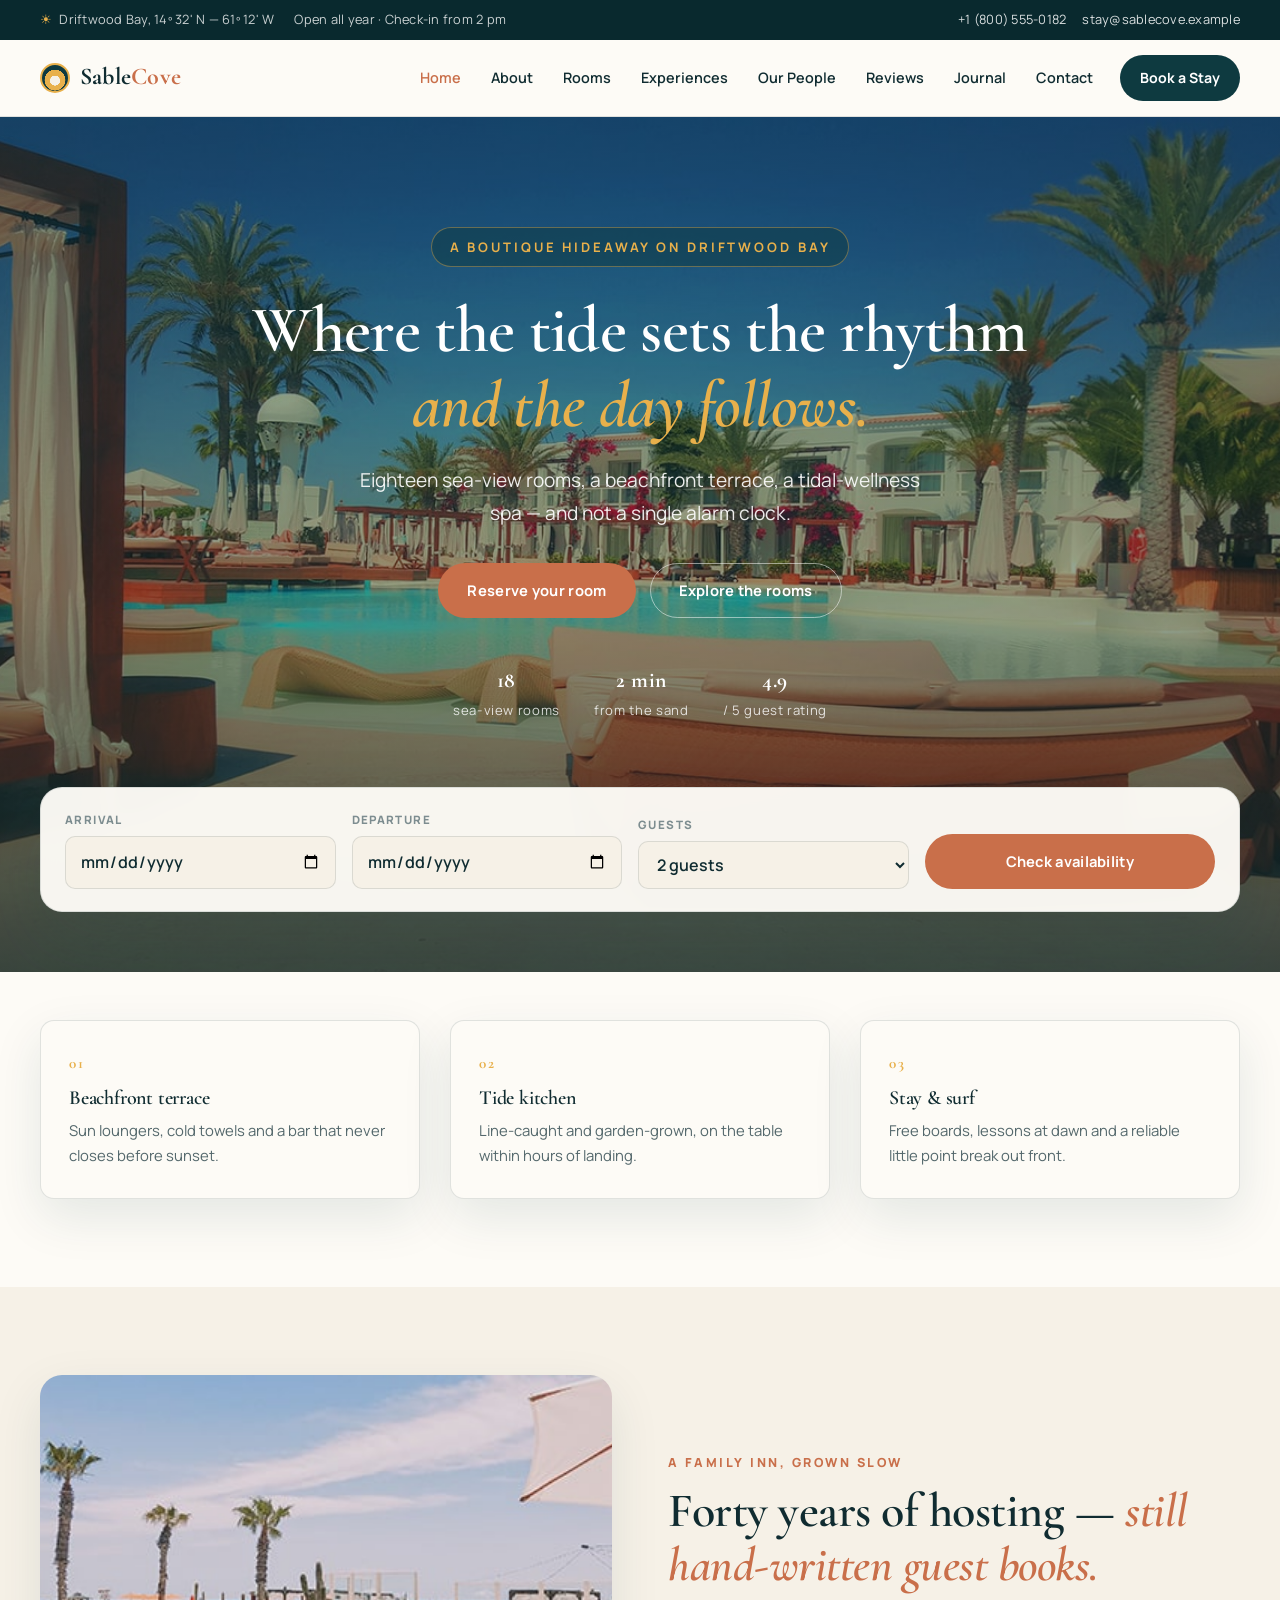
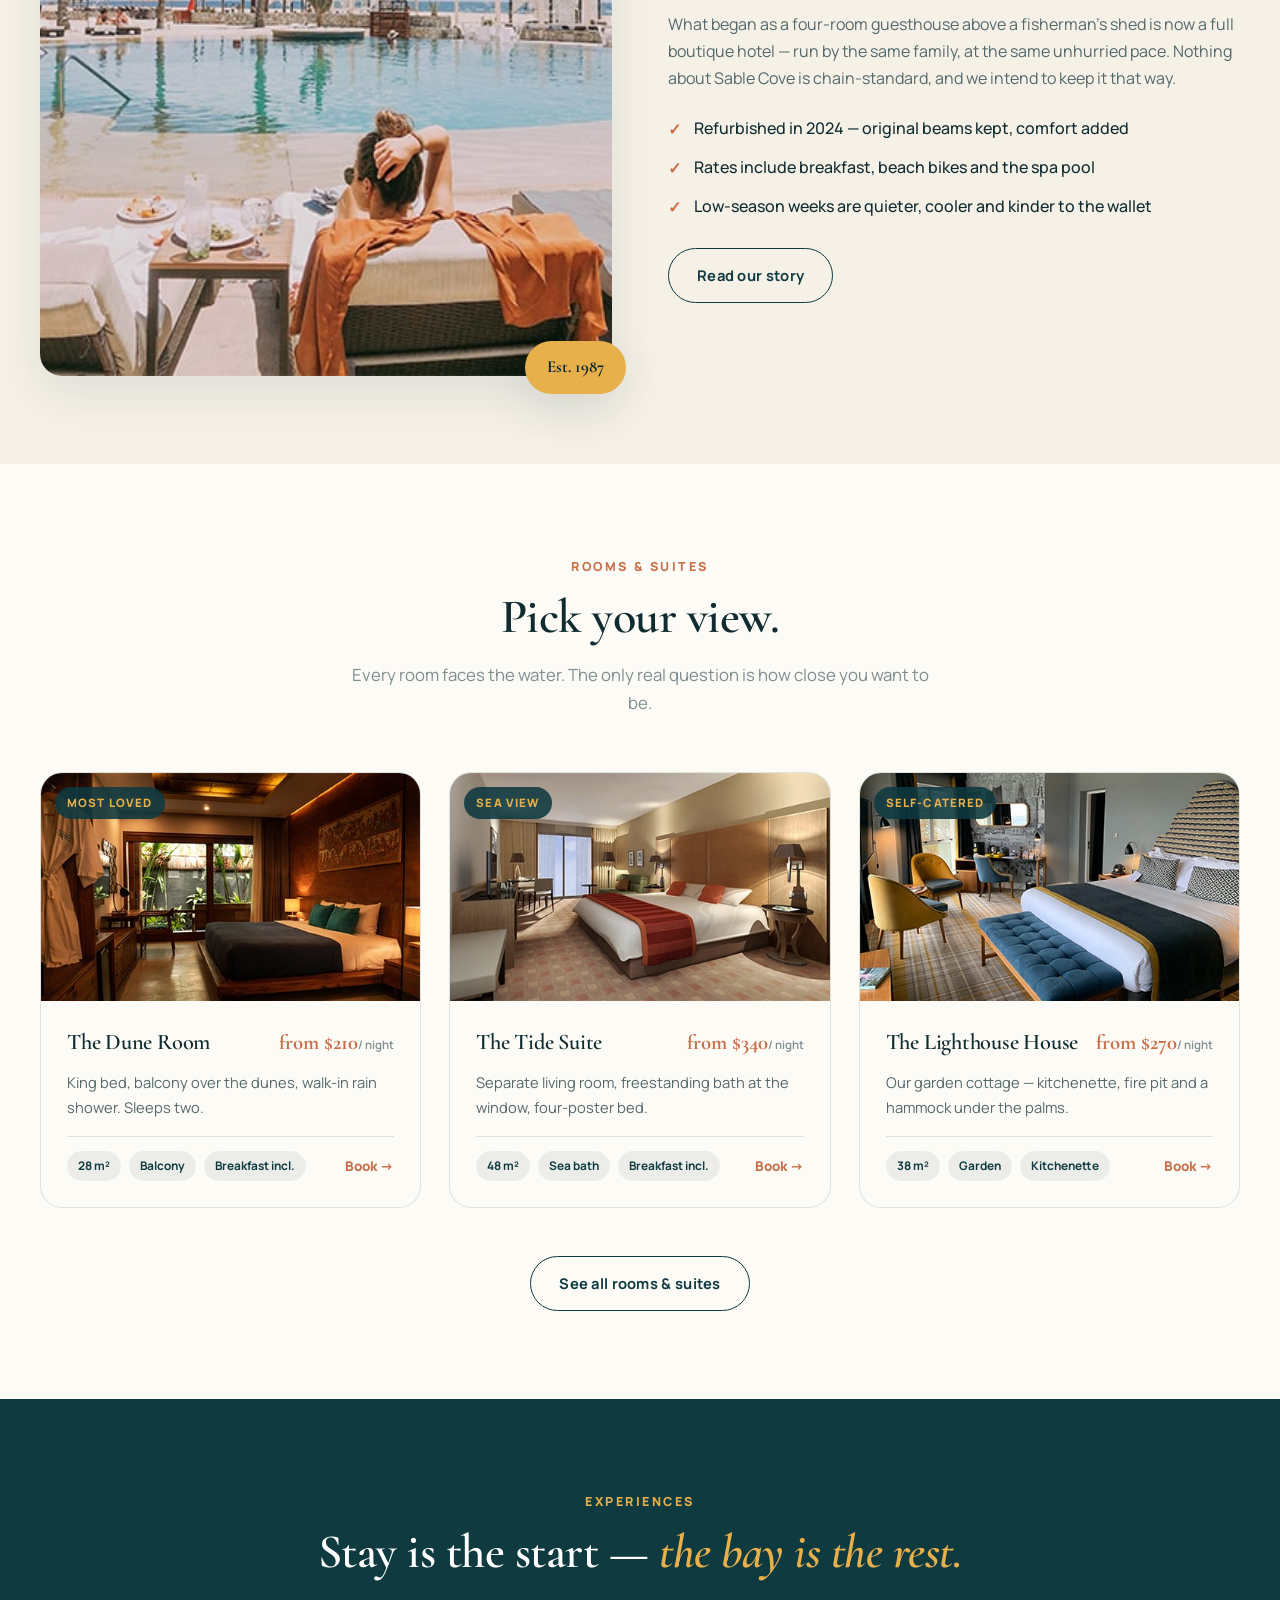
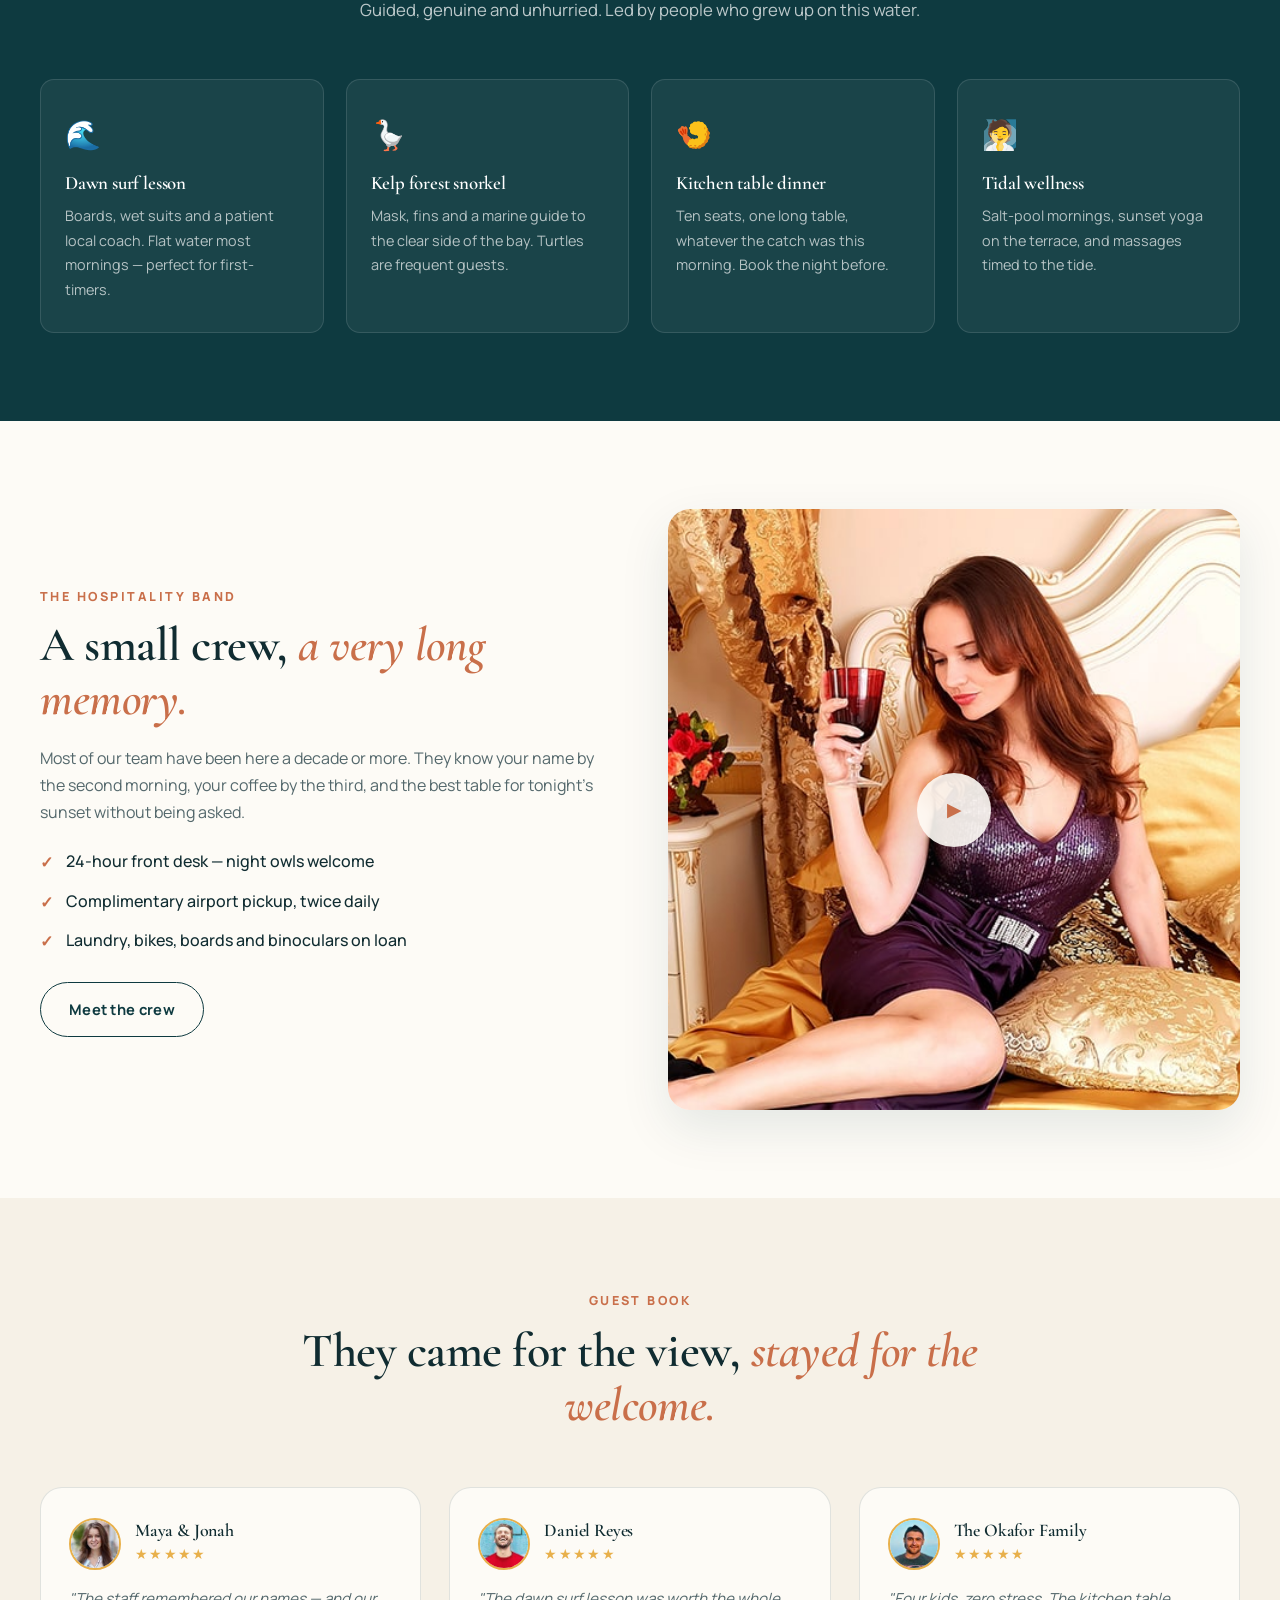
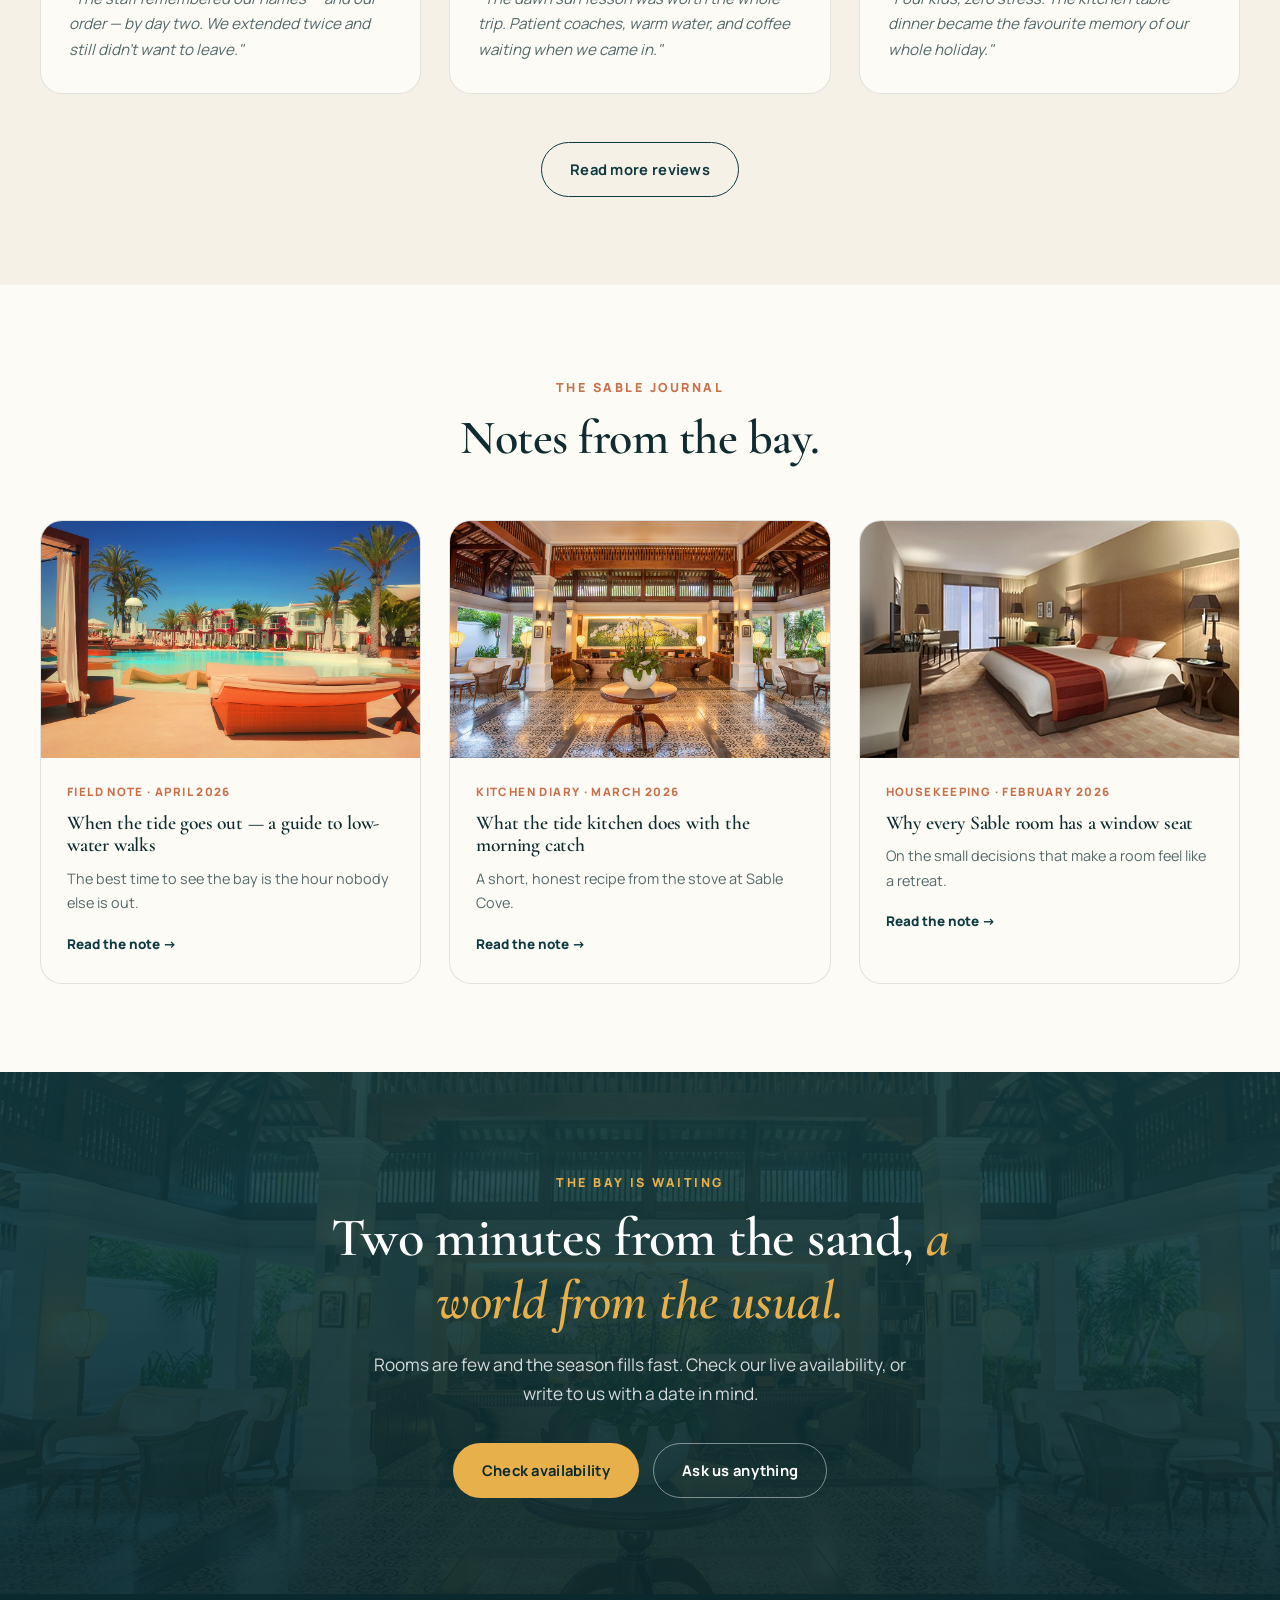
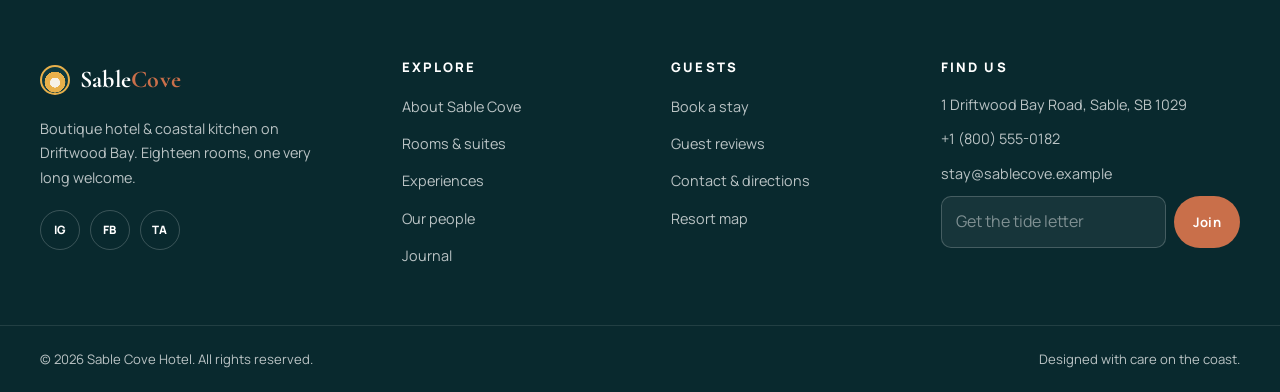
<file: index.html>
<!DOCTYPE html>
<html lang="en">
<head>
  <meta charset="UTF-8">
  <meta name="viewport" content="width=device-width, initial-scale=1.0">
  <title>Sable Cove — Boutique Coastal Hotel</title>
  <meta name="description" content="Sable Cove is a boutique coastal hotel on Driftwood Bay — 18 sea-view rooms, a beachfront terrace, tidal-wellness spa and tasting menus from the tide kitchen.">
  <link rel="icon" href="data:image/svg+xml,%3Csvg xmlns='http://www.w3.org/2000/svg' viewBox='0 0 64 64'%3E%3Crect width='64' height='64' rx='14' fill='%230e3a40'/%3E%3Cpath d='M32 44c-9 0-15-5.4-15-12.5C17 24.2 32 10 32 10s15 14.2 15 21.5C47 38.6 41 44 32 44z' fill='%23e8b04b'/%3E%3Cpath d='M32 38c-5.4 0-9-3-9-7.2 0-4.4 9-12 9-12s9 7.6 9 12c0 4.2-3.6 7.2-9 7.2z' fill='%23f6f1e7'/%3E%3C/svg%3E">
  <link rel="preconnect" href="https://fonts.googleapis.com">
  <link rel="preconnect" href="https://fonts.gstatic.com" crossorigin>
  <link href="https://fonts.googleapis.com/css2?family=Cormorant+Garamond:ital,wght@0,400;0,500;0,600;0,700;1,400&family=Manrope:wght@400;500;600;700;800&display=swap" rel="stylesheet">
  <link rel="stylesheet" href="assets/css/style.css">
</head>
<body>
  <a class="skip-link" href="#main">Skip to content</a>

  <div class="topbar">
    <div class="container topbar-inner">
      <p class="topbar-item"><span class="topbar-icon">☀</span> Driftwood Bay, 14º 32' N — 61º 12' W</p>
      <p class="topbar-item topbar-mid">Open all year · Check-in from 2 pm</p>
      <p class="topbar-item topbar-end">
        <a href="tel:+18005550182">+1 (800) 555-0182</a>
        <a href="mailto:stay@sablecove.example">stay@sablecove.example</a>
      </p>
    </div>
  </div>

  <header class="site-header" id="top">
    <div class="container nav-wrap">
      <a href="index.html" class="brand">
        <span class="brand-mark" aria-hidden="true"></span>
        <span class="brand-text">Sable<span>Cove</span></span>
      </a>
      <button class="nav-toggle" aria-label="Toggle menu" aria-expanded="false" aria-controls="site-nav">&#9776;</button>
      <nav class="nav-links" id="site-nav" aria-label="Primary">
        <a href="index.html" class="nav-link">Home</a>
        <a href="about.html" class="nav-link">About</a>
        <a href="room.html" class="nav-link">Rooms</a>
        <a href="service.html" class="nav-link">Experiences</a>
        <a href="team.html" class="nav-link">Our People</a>
        <a href="testimonial.html" class="nav-link">Reviews</a>
        <a href="blog.html" class="nav-link">Journal</a>
        <a href="contact.html" class="nav-link">Contact</a>
        <a href="booking.html" class="nav-cta">Book a Stay</a>
      </nav>
    </div>
  </header>

  <main id="main">
    <section class="hero">
      <div class="hero-bg" aria-hidden="true">
        <img src="assets/img/carousel-1.jpg" alt="">
        <img src="assets/img/carousel-2.jpg" alt="" class="active">
      </div>
      <div class="hero-shade" aria-hidden="true"></div>
      <div class="container hero-inner">
        <p class="hero-eyebrow">A boutique hideaway on Driftwood Bay</p>
        <h1 class="hero-title">Where the tide sets the rhythm <em>and the day follows.</em></h1>
        <p class="hero-sub">Eighteen sea-view rooms, a beachfront terrace, a tidal-wellness spa — and not a single alarm clock.</p>
        <div class="hero-actions">
          <a href="booking.html" class="btn btn-primary">Reserve your room</a>
          <a href="room.html" class="btn btn-ghost">Explore the rooms</a>
        </div>
        <div class="hero-meta">
          <span><strong>18</strong> sea-view rooms</span>
          <span><strong>2 min</strong> from the sand</span>
          <span><strong>4.9</strong> / 5 guest rating</span>
        </div>
      </div>
      <div class="checkin-wrap">
        <div class="container">
          <form class="checkin-bar" data-form novalidate>
            <div class="checkin-field">
              <label for="ck-in">Arrival</label>
              <input id="ck-in" type="date" name="arrival" required>
            </div>
            <div class="checkin-field">
              <label for="ck-out">Departure</label>
              <input id="ck-out" type="date" name="departure" required>
            </div>
            <div class="checkin-field">
              <label for="ck-guests">Guests</label>
              <select id="ck-guests" name="guests">
                <option value="1">1 guest</option>
                <option value="2" selected>2 guests</option>
                <option value="3">3 guests</option>
                <option value="4">4+ guests</option>
              </select>
            </div>
            <button type="submit" class="btn btn-primary checkin-submit">Check availability</button>
            <p class="form-msg form-ok">Good news — those dates are open. Our team will confirm within the hour.</p>
            <p class="form-msg form-err">Please choose your arrival and departure dates.</p>
          </form>
        </div>
      </div>
    </section>

    <section class="section">
      <div class="container">
        <div class="usp-strip reveal">
          <div class="usp">
            <span class="usp-num">01</span>
            <h3>Beachfront terrace</h3>
            <p>Sun loungers, cold towels and a bar that never closes before sunset.</p>
          </div>
          <div class="usp">
            <span class="usp-num">02</span>
            <h3>Tide kitchen</h3>
            <p>Line-caught and garden-grown, on the table within hours of landing.</p>
          </div>
          <div class="usp">
            <span class="usp-num">03</span>
            <h3>Stay &amp; surf</h3>
            <p>Free boards, lessons at dawn and a reliable little point break out front.</p>
          </div>
        </div>
      </div>
    </section>

    <section class="section section-cream">
      <div class="container split">
        <div class="split-media reveal">
          <img src="assets/img/about-1.jpg" alt="The Sable Cove lobby with woven rattan seating and sea-glass lamps" loading="lazy">
          <span class="exp-badge">Est. 1987</span>
        </div>
        <div class="split-copy reveal">
          <p class="eyebrow">A family inn, grown slow</p>
          <h2 class="section-title">Forty years of hosting — <em>still hand-written guest books.</em></h2>
          <p>What began as a four-room guesthouse above a fisherman's shed is now a full boutique hotel — run by the same family, at the same unhurried pace. Nothing about Sable Cove is chain-standard, and we intend to keep it that way.</p>
          <ul class="check-list">
            <li>Refurbished in 2024 — original beams kept, comfort added</li>
            <li>Rates include breakfast, beach bikes and the spa pool</li>
            <li>Low-season weeks are quieter, cooler and kinder to the wallet</li>
          </ul>
          <a href="about.html" class="btn btn-outline">Read our story</a>
        </div>
      </div>
    </section>

    <section class="section">
      <div class="container">
        <div class="section-head reveal">
          <p class="eyebrow">Rooms &amp; suites</p>
          <h2 class="section-title">Pick your view.</h2>
          <p class="section-sub">Every room faces the water. The only real question is how close you want to be.</p>
        </div>
        <div class="room-grid">
          <article class="room-card reveal">
            <div class="room-media">
              <img src="assets/img/room-1.jpg" alt="The Dune Room with a king bed, linen curtains and a sea-facing balcony" loading="lazy">
              <span class="room-tag">Most loved</span>
            </div>
            <div class="room-body">
              <div class="room-head">
                <h3>The Dune Room</h3>
                <span class="room-price">from $210<span>/ night</span></span>
              </div>
              <p>King bed, balcony over the dunes, walk-in rain shower. Sleeps two.</p>
              <div class="room-foot">
                <span class="room-fac">28 m²</span>
                <span class="room-fac">Balcony</span>
                <span class="room-fac">Breakfast incl.</span>
                <a href="booking.html" class="room-link">Book →</a>
              </div>
            </div>
          </article>
          <article class="room-card reveal">
            <div class="room-media">
              <img src="assets/img/room-2.jpg" alt="The Tide Suite with a freestanding bath and a wide sea-view window" loading="lazy">
              <span class="room-tag">Sea view</span>
            </div>
            <div class="room-body">
              <div class="room-head">
                <h3>The Tide Suite</h3>
                <span class="room-price">from $340<span>/ night</span></span>
              </div>
              <p>Separate living room, freestanding bath at the window, four-poster bed.</p>
              <div class="room-foot">
                <span class="room-fac">48 m²</span>
                <span class="room-fac">Sea bath</span>
                <span class="room-fac">Breakfast incl.</span>
                <a href="booking.html" class="room-link">Book →</a>
              </div>
            </div>
          </article>
          <article class="room-card reveal">
            <div class="room-media">
              <img src="assets/img/room-3.jpg" alt="The Lighthouse House, a garden cottage with its own fire pit" loading="lazy">
              <span class="room-tag">Self-catered</span>
            </div>
            <div class="room-body">
              <div class="room-head">
                <h3>The Lighthouse House</h3>
                <span class="room-price">from $270<span>/ night</span></span>
              </div>
              <p>Our garden cottage — kitchenette, fire pit and a hammock under the palms.</p>
              <div class="room-foot">
                <span class="room-fac">38 m²</span>
                <span class="room-fac">Garden</span>
                <span class="room-fac">Kitchenette</span>
                <a href="booking.html" class="room-link">Book →</a>
              </div>
            </div>
          </article>
        </div>
        <div class="section-cta reveal">
          <a href="room.html" class="btn btn-outline">See all rooms &amp; suites</a>
        </div>
      </div>
    </section>

    <section class="section section-dark">
      <div class="container">
        <div class="section-head light reveal">
          <p class="eyebrow">Experiences</p>
          <h2 class="section-title">Stay is the start — <em>the bay is the rest.</em></h2>
          <p class="section-sub">Guided, genuine and unhurried. Led by people who grew up on this water.</p>
        </div>
        <div class="exp-grid">
          <article class="exp-card reveal">
            <span class="exp-icon" aria-hidden="true">🌊</span>
            <h3>Dawn surf lesson</h3>
            <p>Boards, wet suits and a patient local coach. Flat water most mornings — perfect for first-timers.</p>
          </article>
          <article class="exp-card reveal">
            <span class="exp-icon" aria-hidden="true">🪿</span>
            <h3>Kelp forest snorkel</h3>
            <p>Mask, fins and a marine guide to the clear side of the bay. Turtles are frequent guests.</p>
          </article>
          <article class="exp-card reveal">
            <span class="exp-icon" aria-hidden="true">🍤</span>
            <h3>Kitchen table dinner</h3>
            <p>Ten seats, one long table, whatever the catch was this morning. Book the night before.</p>
          </article>
          <article class="exp-card reveal">
            <span class="exp-icon" aria-hidden="true">🧖</span>
            <h3>Tidal wellness</h3>
            <p>Salt-pool mornings, sunset yoga on the terrace, and massages timed to the tide.</p>
          </article>
        </div>
      </div>
    </section>

    <section class="section">
      <div class="container split split-rev">
        <div class="split-media reveal">
          <img src="assets/img/video.jpg" alt="Guests toasting on the Sable Cove beachfront terrace at golden hour" loading="lazy">
          <span class="play-btn" aria-hidden="true">&#9654;</span>
        </div>
        <div class="split-copy reveal">
          <p class="eyebrow">The hospitality band</p>
          <h2 class="section-title">A small crew, <em>a very long memory.</em></h2>
          <p>Most of our team have been here a decade or more. They know your name by the second morning, your coffee by the third, and the best table for tonight's sunset without being asked.</p>
          <ul class="check-list">
            <li>24-hour front desk — night owls welcome</li>
            <li>Complimentary airport pickup, twice daily</li>
            <li>Laundry, bikes, boards and binoculars on loan</li>
          </ul>
          <a href="team.html" class="btn btn-outline">Meet the crew</a>
        </div>
      </div>
    </section>

    <section class="section section-cream">
      <div class="container">
        <div class="section-head reveal">
          <p class="eyebrow">Guest book</p>
          <h2 class="section-title">They came for the view, <em>stayed for the welcome.</em></h2>
        </div>
        <div class="tst-grid">
          <article class="tst-card reveal">
            <div class="tst-head">
              <img src="assets/img/testimonial-1.jpg" alt="" class="tst-avatar" loading="lazy">
              <div>
                <h3>Maya &amp; Jonah</h3>
                <span class="tst-stars">★★★★★</span>
              </div>
            </div>
            <p>"The staff remembered our names — and our order — by day two. We extended twice and still didn't want to leave."</p>
          </article>
          <article class="tst-card reveal">
            <div class="tst-head">
              <img src="assets/img/testimonial-2.jpg" alt="" class="tst-avatar" loading="lazy">
              <div>
                <h3>Daniel Reyes</h3>
                <span class="tst-stars">★★★★★</span>
              </div>
            </div>
            <p>"The dawn surf lesson was worth the whole trip. Patient coaches, warm water, and coffee waiting when we came in."</p>
          </article>
          <article class="tst-card reveal">
            <div class="tst-head">
              <img src="assets/img/testimonial-3.jpg" alt="" class="tst-avatar" loading="lazy">
              <div>
                <h3>The Okafor Family</h3>
                <span class="tst-stars">★★★★★</span>
              </div>
            </div>
            <p>"Four kids, zero stress. The kitchen table dinner became the favourite memory of our whole holiday."</p>
          </article>
        </div>
        <div class="section-cta reveal">
          <a href="testimonial.html" class="btn btn-outline">Read more reviews</a>
        </div>
      </div>
    </section>

    <section class="section">
      <div class="container">
        <div class="section-head reveal">
          <p class="eyebrow">The Sable journal</p>
          <h2 class="section-title">Notes from the bay.</h2>
        </div>
        <div class="blog-grid">
          <article class="post-card reveal">
            <img src="assets/img/carousel-2.jpg" alt="Low tide at Driftwood Bay, late afternoon" loading="lazy">
            <div class="post-body">
              <span class="post-meta">Field note · April 2026</span>
              <h3><a href="blog.html">When the tide goes out — a guide to low-water walks</a></h3>
              <p>The best time to see the bay is the hour nobody else is out.</p>
              <a href="blog.html" class="post-link">Read the note →</a>
            </div>
          </article>
          <article class="post-card reveal">
            <img src="assets/img/carousel-1.jpg" alt="The Sable Cove terrace at dusk, lanterns lit" loading="lazy">
            <div class="post-body">
              <span class="post-meta">Kitchen diary · March 2026</span>
              <h3><a href="blog.html">What the tide kitchen does with the morning catch</a></h3>
              <p>A short, honest recipe from the stove at Sable Cove.</p>
              <a href="blog.html" class="post-link">Read the note →</a>
            </div>
          </article>
          <article class="post-card reveal">
            <img src="assets/img/room-2.jpg" alt="The Tide Suite window seat overlooking the bay" loading="lazy">
            <div class="post-body">
              <span class="post-meta">Housekeeping · February 2026</span>
              <h3><a href="blog.html">Why every Sable room has a window seat</a></h3>
              <p>On the small decisions that make a room feel like a retreat.</p>
              <a href="blog.html" class="post-link">Read the note →</a>
            </div>
          </article>
        </div>
      </div>
    </section>

    <section class="cta-section">
      <div class="container cta-inner reveal">
        <p class="eyebrow">The bay is waiting</p>
        <h2 class="cta-title">Two minutes from the sand, <em>a world from the usual.</em></h2>
        <p class="cta-sub">Rooms are few and the season fills fast. Check our live availability, or write to us with a date in mind.</p>
        <div class="cta-actions">
          <a href="booking.html" class="btn btn-accent">Check availability</a>
          <a href="contact.html" class="btn btn-ghost-dark">Ask us anything</a>
        </div>
      </div>
    </section>
  </main>

  <footer class="site-footer">
    <div class="container footer-grid">
      <div class="footer-col">
        <a href="index.html" class="brand footer-brand">
          <span class="brand-mark" aria-hidden="true"></span>
          <span class="brand-text">Sable<span>Cove</span></span>
        </a>
        <p>Boutique hotel &amp; coastal kitchen on Driftwood Bay. Eighteen rooms, one very long welcome.</p>
        <div class="footer-social">
          <a href="https://instagram.com" target="_blank" rel="noopener" aria-label="Instagram">IG</a>
          <a href="https://facebook.com" target="_blank" rel="noopener" aria-label="Facebook">FB</a>
          <a href="https://tripadvisor.com" target="_blank" rel="noopener" aria-label="Tripadvisor">TA</a>
        </div>
      </div>
      <div class="footer-col">
        <h3>Explore</h3>
        <ul class="footer-links">
          <li><a href="about.html">About Sable Cove</a></li>
          <li><a href="room.html">Rooms &amp; suites</a></li>
          <li><a href="service.html">Experiences</a></li>
          <li><a href="team.html">Our people</a></li>
          <li><a href="blog.html">Journal</a></li>
        </ul>
      </div>
      <div class="footer-col">
        <h3>Guests</h3>
        <ul class="footer-links">
          <li><a href="booking.html">Book a stay</a></li>
          <li><a href="testimonial.html">Guest reviews</a></li>
          <li><a href="contact.html">Contact &amp; directions</a></li>
          <li><a href="404.html">Resort map</a></li>
        </ul>
      </div>
      <div class="footer-col">
        <h3>Find us</h3>
        <ul class="footer-links footer-contact">
          <li>1 Driftwood Bay Road, Sable, SB 1029</li>
          <li><a href="tel:+18005550182">+1 (800) 555-0182</a></li>
          <li><a href="mailto:stay@sablecove.example">stay@sablecove.example</a></li>
        </ul>
        <form class="newsletter" data-form novalidate>
          <label for="nl-email" class="sr-only">Email for the tide letter</label>
          <input id="nl-email" type="email" name="email" placeholder="Get the tide letter" required>
          <button type="submit" class="btn btn-primary btn-sm">Join</button>
          <p class="form-msg form-ok">Welcome to the tide letter — first one this Friday.</p>
          <p class="form-msg form-err">Please enter a valid email address.</p>
        </form>
      </div>
    </div>
    <div class="footer-bottom">
      <div class="container">
        <p>© <span data-year>2026</span> Sable Cove Hotel. All rights reserved.</p>
        <p>Designed with care on the coast.</p>
      </div>
    </div>
  </footer>

  <button class="back-to-top" aria-label="Back to top">&#8593;</button>
  <script src="assets/js/main.js"></script>
</body>
</html>
</file>
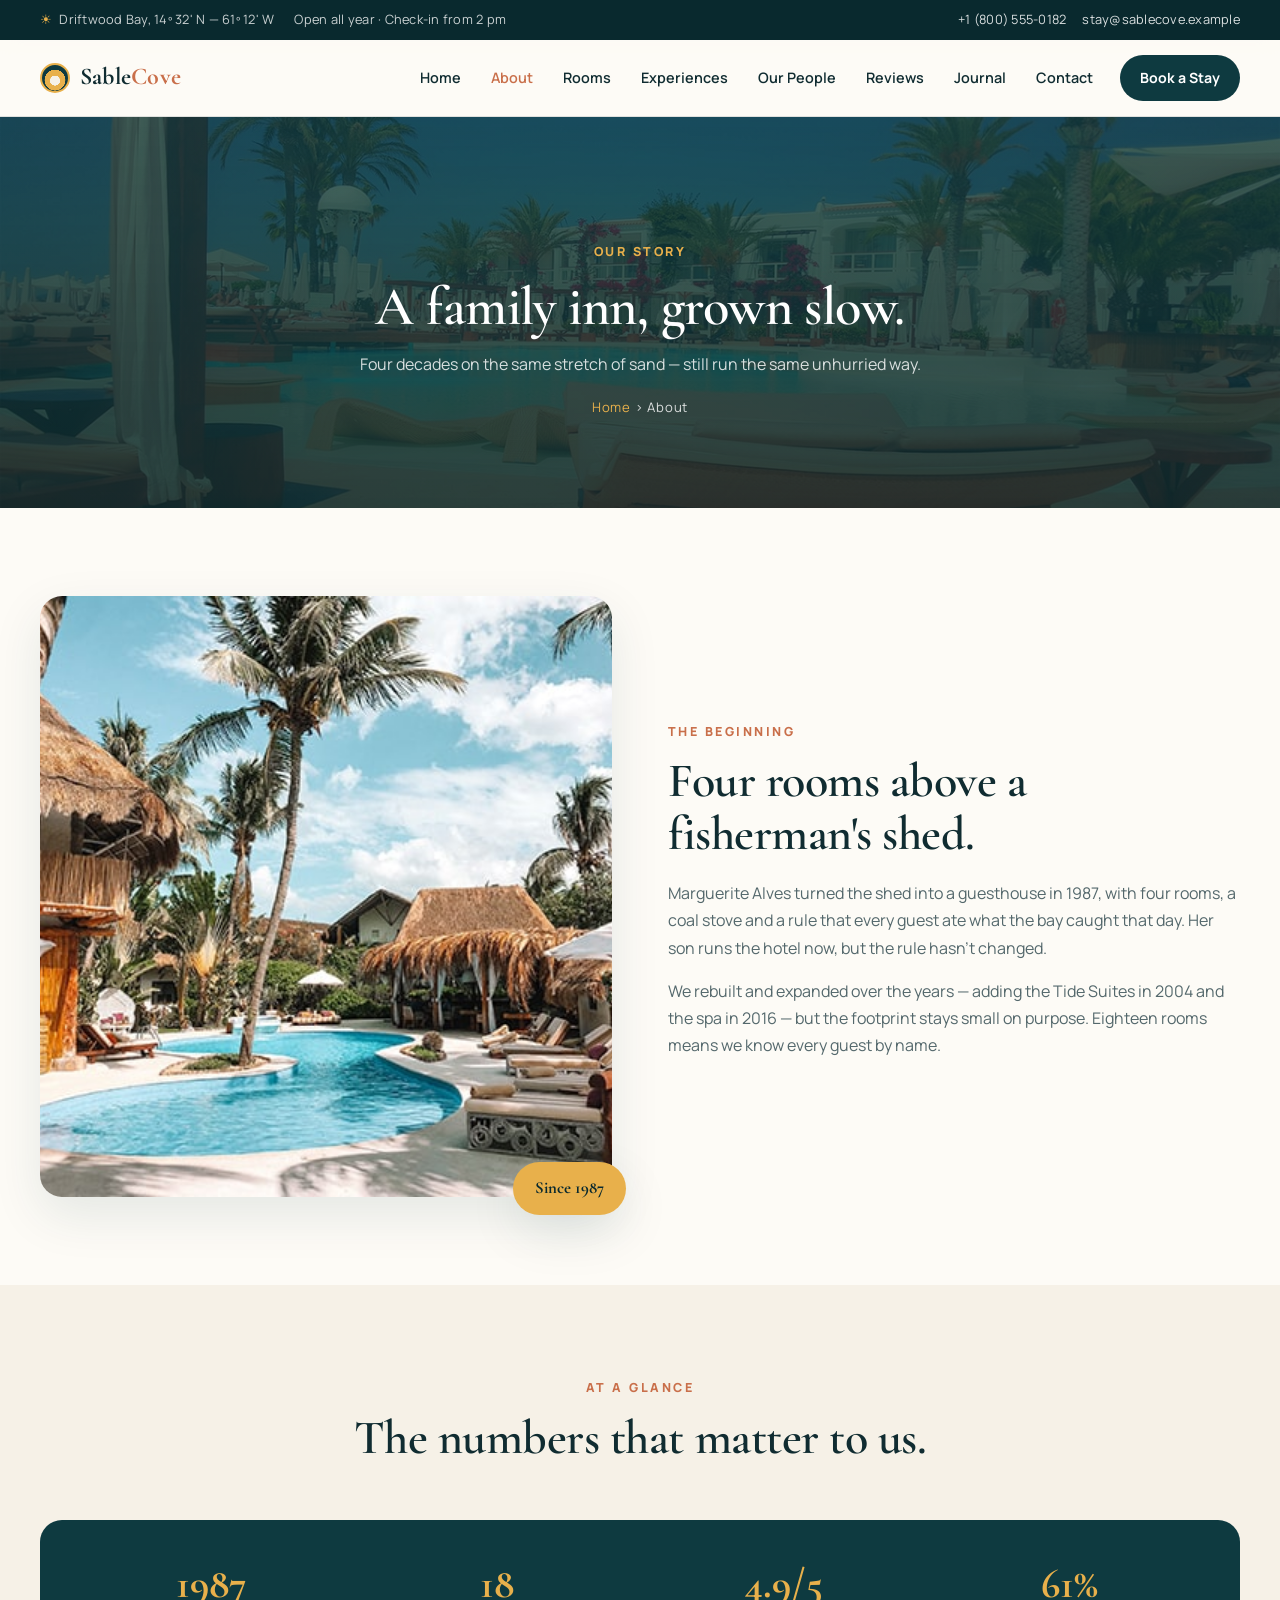
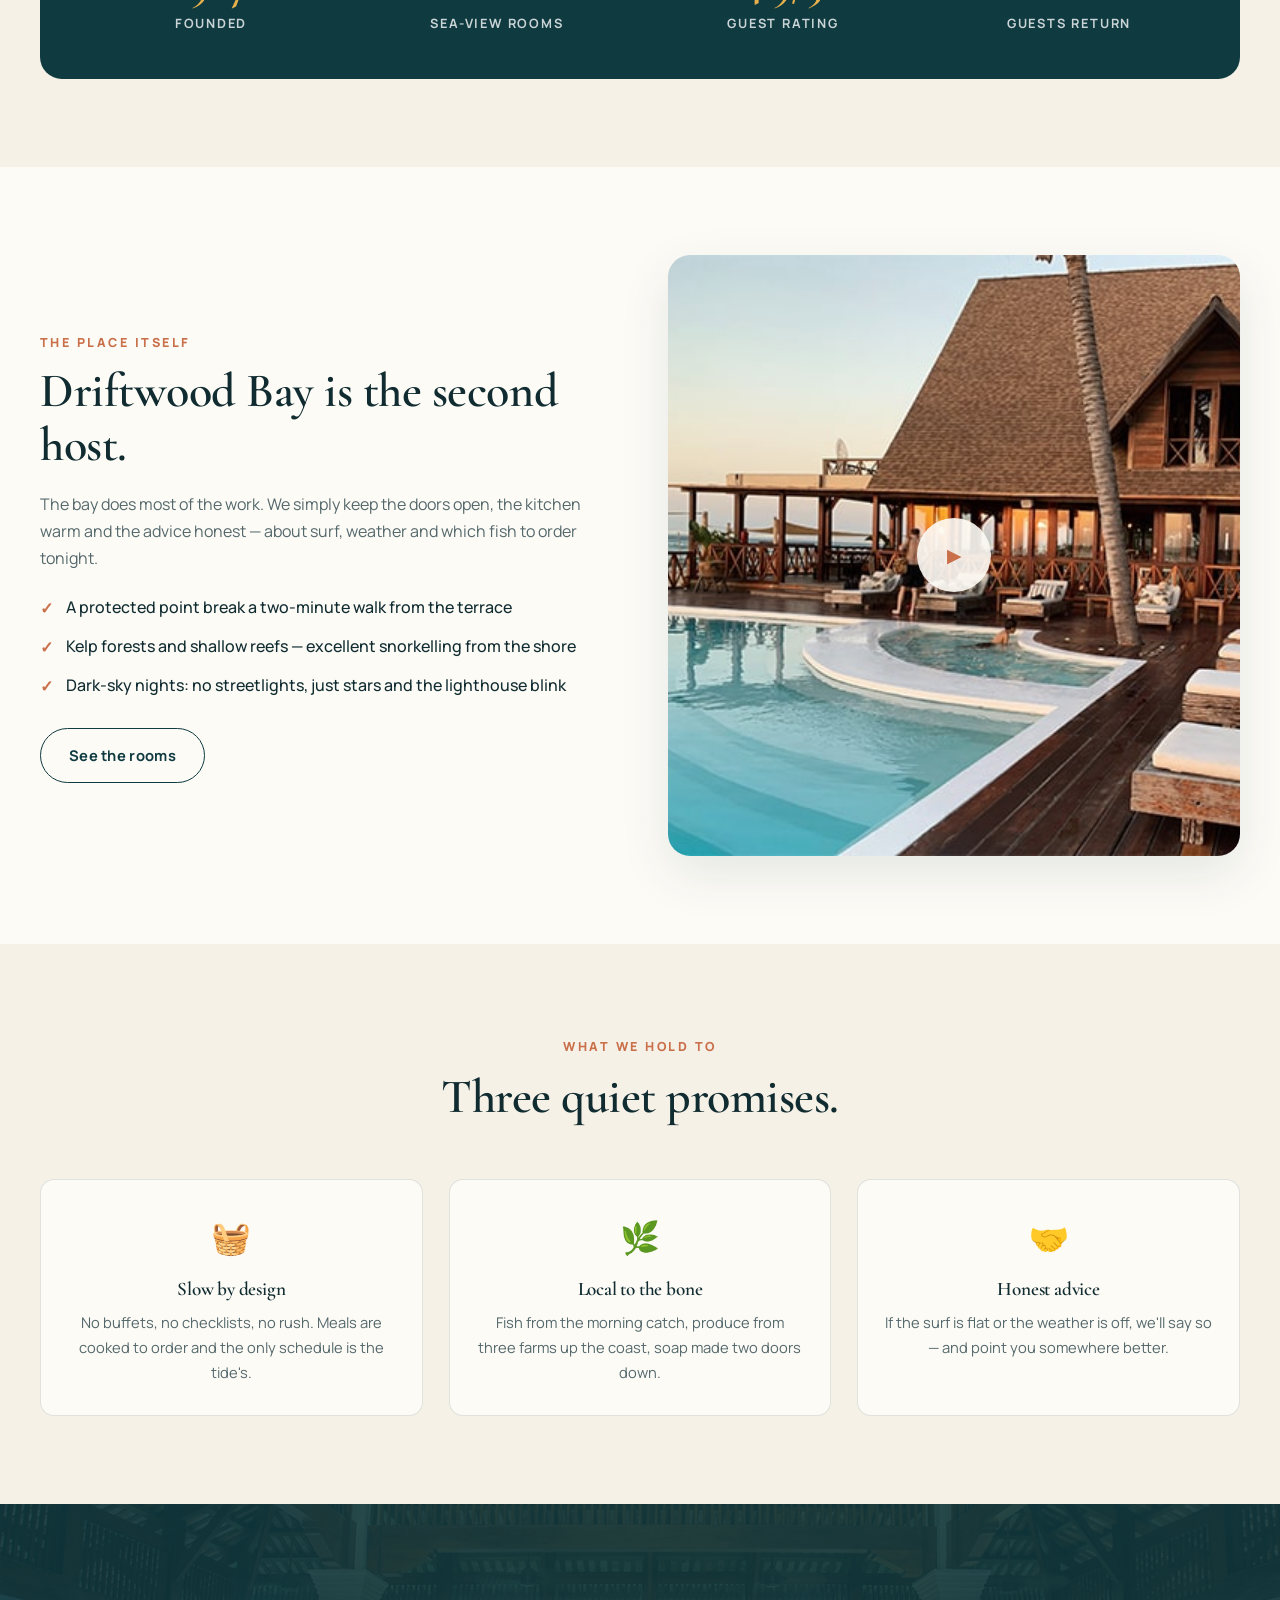
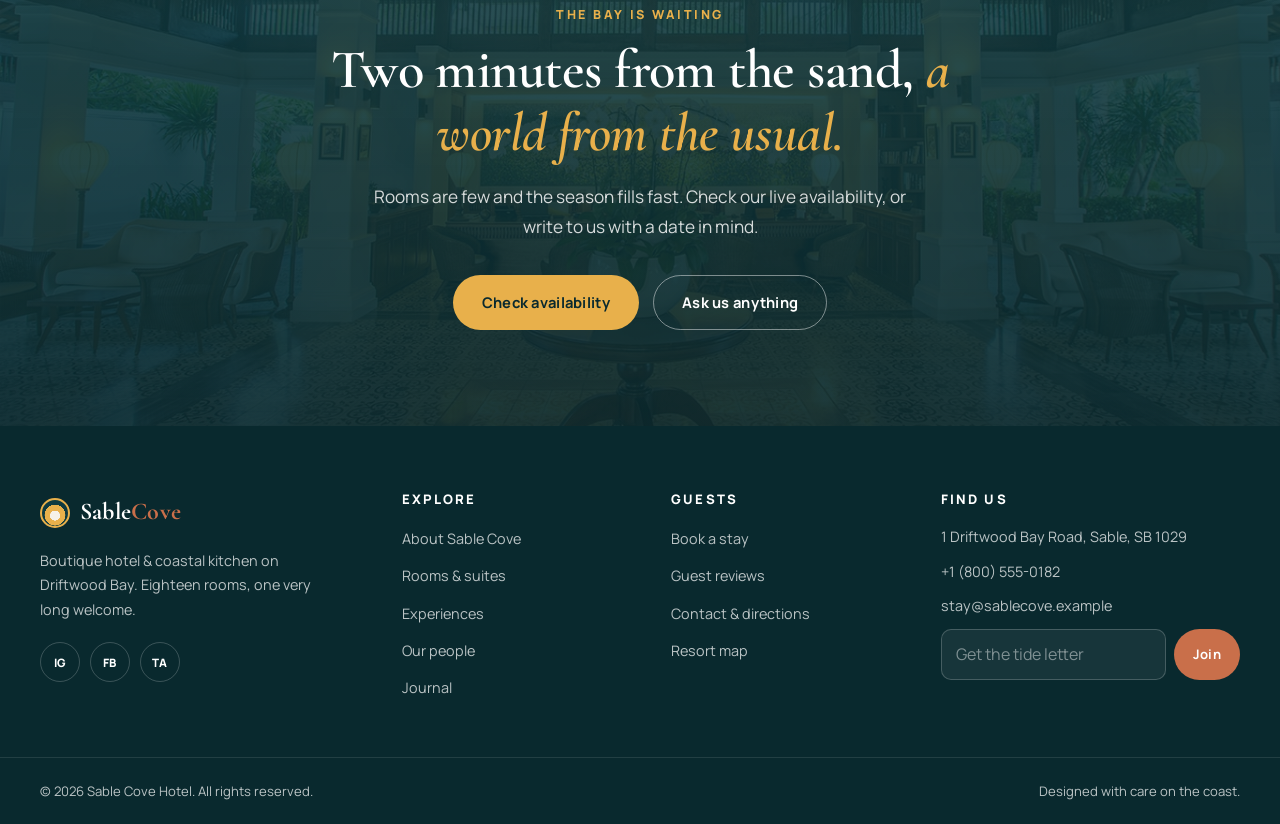
<file: about.html>
<!DOCTYPE html>
<html lang="en">
<head>
  <meta charset="UTF-8">
  <meta name="viewport" content="width=device-width, initial-scale=1.0">
  <title>About — Sable Cove</title>
  <meta name="description" content="Meet Sable Cove — a family-run boutique hotel on Driftwood Bay since 1987. Four decades of slow, local, genuine hospitality.">
  <link rel="icon" href="data:image/svg+xml,%3Csvg xmlns='http://www.w3.org/2000/svg' viewBox='0 0 64 64'%3E%3Crect width='64' height='64' rx='14' fill='%230e3a40'/%3E%3Cpath d='M32 44c-9 0-15-5.4-15-12.5C17 24.2 32 10 32 10s15 14.2 15 21.5C47 38.6 41 44 32 44z' fill='%23e8b04b'/%3E%3Cpath d='M32 38c-5.4 0-9-3-9-7.2 0-4.4 9-12 9-12s9 7.6 9 12c0 4.2-3.6 7.2-9 7.2z' fill='%23f6f1e7'/%3E%3C/svg%3E">
  <link rel="preconnect" href="https://fonts.googleapis.com">
  <link rel="preconnect" href="https://fonts.gstatic.com" crossorigin>
  <link href="https://fonts.googleapis.com/css2?family=Cormorant+Garamond:ital,wght@0,400;0,500;0,600;0,700;1,400&family=Manrope:wght@400;500;600;700;800&display=swap" rel="stylesheet">
  <link rel="stylesheet" href="assets/css/style.css">
</head>
<body>
  <a class="skip-link" href="#main">Skip to content</a>

<div class="topbar">
    <div class="container topbar-inner">
      <p class="topbar-item"><span class="topbar-icon">☀</span> Driftwood Bay, 14º 32' N — 61º 12' W</p>
      <p class="topbar-item topbar-mid">Open all year · Check-in from 2 pm</p>
      <p class="topbar-item topbar-end">
        <a href="tel:+18005550182">+1 (800) 555-0182</a>
        <a href="mailto:stay@sablecove.example">stay@sablecove.example</a>
      </p>
    </div>
  </div>

  <header class="site-header" id="top">
    <div class="container nav-wrap">
      <a href="index.html" class="brand">
        <span class="brand-mark" aria-hidden="true"></span>
        <span class="brand-text">Sable<span>Cove</span></span>
      </a>
      <button class="nav-toggle" aria-label="Toggle menu" aria-expanded="false" aria-controls="site-nav">&#9776;</button>
      <nav class="nav-links" id="site-nav" aria-label="Primary">
        <a href="index.html" class="nav-link">Home</a>
        <a href="about.html" class="nav-link">About</a>
        <a href="room.html" class="nav-link">Rooms</a>
        <a href="service.html" class="nav-link">Experiences</a>
        <a href="team.html" class="nav-link">Our People</a>
        <a href="testimonial.html" class="nav-link">Reviews</a>
        <a href="blog.html" class="nav-link">Journal</a>
        <a href="contact.html" class="nav-link">Contact</a>
        <a href="booking.html" class="nav-cta">Book a Stay</a>
      </nav>
    </div>
  </header>

  <main id="main">
    <section class="page-banner">
      <div class="container">
        <p class="eyebrow">Our story</p>
        <h1>A family inn, grown slow.</h1>
        <p>Four decades on the same stretch of sand — still run the same unhurried way.</p>
        <p class="crumb"><a href="index.html">Home</a> › About</p>
      </div>
    </section>
    <section class="section">
      <div class="container split">
        <div class="split-media reveal">
          <img src="assets/img/about-2.jpg" alt="The original Sable Cove guesthouse dining room, restored" loading="lazy">
          <span class="exp-badge">Since 1987</span>
        </div>
        <div class="split-copy reveal">
          <p class="eyebrow">The beginning</p>
          <h2 class="section-title">Four rooms above a fisherman's shed.</h2>
          <p>Marguerite Alves turned the shed into a guesthouse in 1987, with four rooms, a coal stove and a rule that every guest ate what the bay caught that day. Her son runs the hotel now, but the rule hasn't changed.</p>
          <p>We rebuilt and expanded over the years — adding the Tide Suites in 2004 and the spa in 2016 — but the footprint stays small on purpose. Eighteen rooms means we know every guest by name.</p>
        </div>
      </div>
    </section>

    <section class="section section-cream">
      <div class="container">
        <div class="section-head reveal">
          <p class="eyebrow">At a glance</p>
          <h2 class="section-title">The numbers that matter to us.</h2>
        </div>
        <div class="stat-band reveal">
          <div><div class="stat-num">1987</div><div class="stat-label">Founded</div></div>
          <div><div class="stat-num">18</div><div class="stat-label">Sea-view rooms</div></div>
          <div><div class="stat-num">4.9/5</div><div class="stat-label">Guest rating</div></div>
          <div><div class="stat-num">61%</div><div class="stat-label">Guests return</div></div>
        </div>
      </div>
    </section>

    <section class="section">
      <div class="container split split-rev">
        <div class="split-media reveal">
          <img src="assets/img/about-3.jpg" alt="Guests gathering on the Sable Cove terrace at golden hour" loading="lazy">
          <span class="play-btn" aria-hidden="true">&#9654;</span>
        </div>
        <div class="split-copy reveal">
          <p class="eyebrow">The place itself</p>
          <h2 class="section-title">Driftwood Bay is the second host.</h2>
          <p>The bay does most of the work. We simply keep the doors open, the kitchen warm and the advice honest — about surf, weather and which fish to order tonight.</p>
          <ul class="check-list">
            <li>A protected point break a two-minute walk from the terrace</li>
            <li>Kelp forests and shallow reefs — excellent snorkelling from the shore</li>
            <li>Dark-sky nights: no streetlights, just stars and the lighthouse blink</li>
          </ul>
          <a href="room.html" class="btn btn-outline">See the rooms</a>
        </div>
      </div>
    </section>

    <section class="section section-cream">
      <div class="container">
        <div class="section-head reveal">
          <p class="eyebrow">What we hold to</p>
          <h2 class="section-title">Three quiet promises.</h2>
        </div>
        <div class="value-grid">
          <article class="value-card reveal">
            <span class="exp-icon" aria-hidden="true">🧺</span>
            <h3>Slow by design</h3>
            <p>No buffets, no checklists, no rush. Meals are cooked to order and the only schedule is the tide's.</p>
          </article>
          <article class="value-card reveal">
            <span class="exp-icon" aria-hidden="true">🌿</span>
            <h3>Local to the bone</h3>
            <p>Fish from the morning catch, produce from three farms up the coast, soap made two doors down.</p>
          </article>
          <article class="value-card reveal">
            <span class="exp-icon" aria-hidden="true">🤝</span>
            <h3>Honest advice</h3>
            <p>If the surf is flat or the weather is off, we'll say so — and point you somewhere better.</p>
          </article>
        </div>
      </div>
    </section>

    <section class="cta-section">
      <div class="container cta-inner reveal">
        <p class="eyebrow">The bay is waiting</p>
        <h2 class="cta-title">Two minutes from the sand, <em>a world from the usual.</em></h2>
        <p class="cta-sub">Rooms are few and the season fills fast. Check our live availability, or write to us with a date in mind.</p>
        <div class="cta-actions">
          <a href="booking.html" class="btn btn-accent">Check availability</a>
          <a href="contact.html" class="btn btn-ghost-dark">Ask us anything</a>
        </div>
      </div>
    </section>
  </main>
<footer class="site-footer">
    <div class="container footer-grid">
      <div class="footer-col">
        <a href="index.html" class="brand footer-brand">
          <span class="brand-mark" aria-hidden="true"></span>
          <span class="brand-text">Sable<span>Cove</span></span>
        </a>
        <p>Boutique hotel &amp; coastal kitchen on Driftwood Bay. Eighteen rooms, one very long welcome.</p>
        <div class="footer-social">
          <a href="https://instagram.com" target="_blank" rel="noopener" aria-label="Instagram">IG</a>
          <a href="https://facebook.com" target="_blank" rel="noopener" aria-label="Facebook">FB</a>
          <a href="https://tripadvisor.com" target="_blank" rel="noopener" aria-label="Tripadvisor">TA</a>
        </div>
      </div>
      <div class="footer-col">
        <h3>Explore</h3>
        <ul class="footer-links">
          <li><a href="about.html">About Sable Cove</a></li>
          <li><a href="room.html">Rooms &amp; suites</a></li>
          <li><a href="service.html">Experiences</a></li>
          <li><a href="team.html">Our people</a></li>
          <li><a href="blog.html">Journal</a></li>
        </ul>
      </div>
      <div class="footer-col">
        <h3>Guests</h3>
        <ul class="footer-links">
          <li><a href="booking.html">Book a stay</a></li>
          <li><a href="testimonial.html">Guest reviews</a></li>
          <li><a href="contact.html">Contact &amp; directions</a></li>
          <li><a href="404.html">Resort map</a></li>
        </ul>
      </div>
      <div class="footer-col">
        <h3>Find us</h3>
        <ul class="footer-links footer-contact">
          <li>1 Driftwood Bay Road, Sable, SB 1029</li>
          <li><a href="tel:+18005550182">+1 (800) 555-0182</a></li>
          <li><a href="mailto:stay@sablecove.example">stay@sablecove.example</a></li>
        </ul>
        <form class="newsletter" data-form novalidate>
          <label for="nl-email" class="sr-only">Email for the tide letter</label>
          <input id="nl-email" type="email" name="email" placeholder="Get the tide letter" required>
          <button type="submit" class="btn btn-primary btn-sm">Join</button>
          <p class="form-msg form-ok">Welcome to the tide letter — first one this Friday.</p>
          <p class="form-msg form-err">Please enter a valid email address.</p>
        </form>
      </div>
    </div>
    <div class="footer-bottom">
      <div class="container">
        <p>© <span data-year>2026</span> Sable Cove Hotel. All rights reserved.</p>
        <p>Designed with care on the coast.</p>
      </div>
    </div>
  </footer>

  <button class="back-to-top" aria-label="Back to top">&#8593;</button>
  <script src="assets/js/main.js"></script>
</body>
</html>
</file>
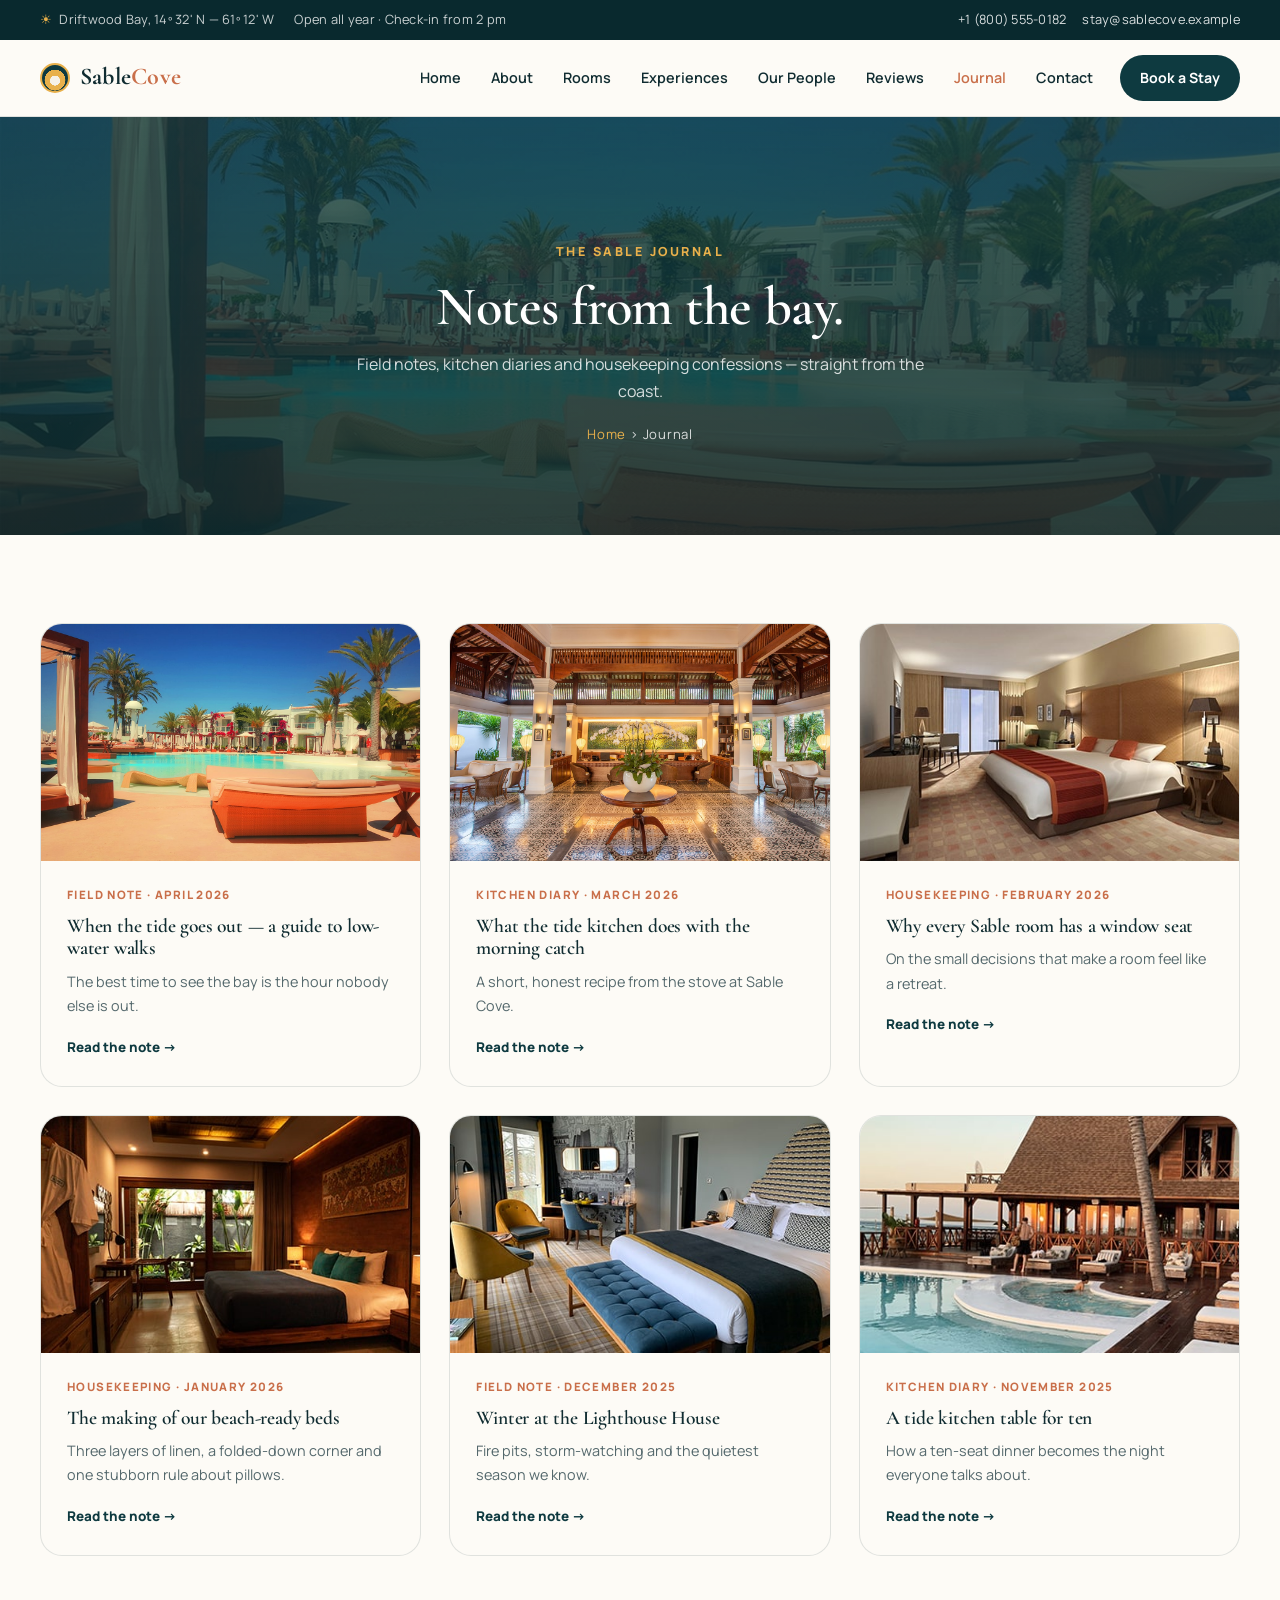
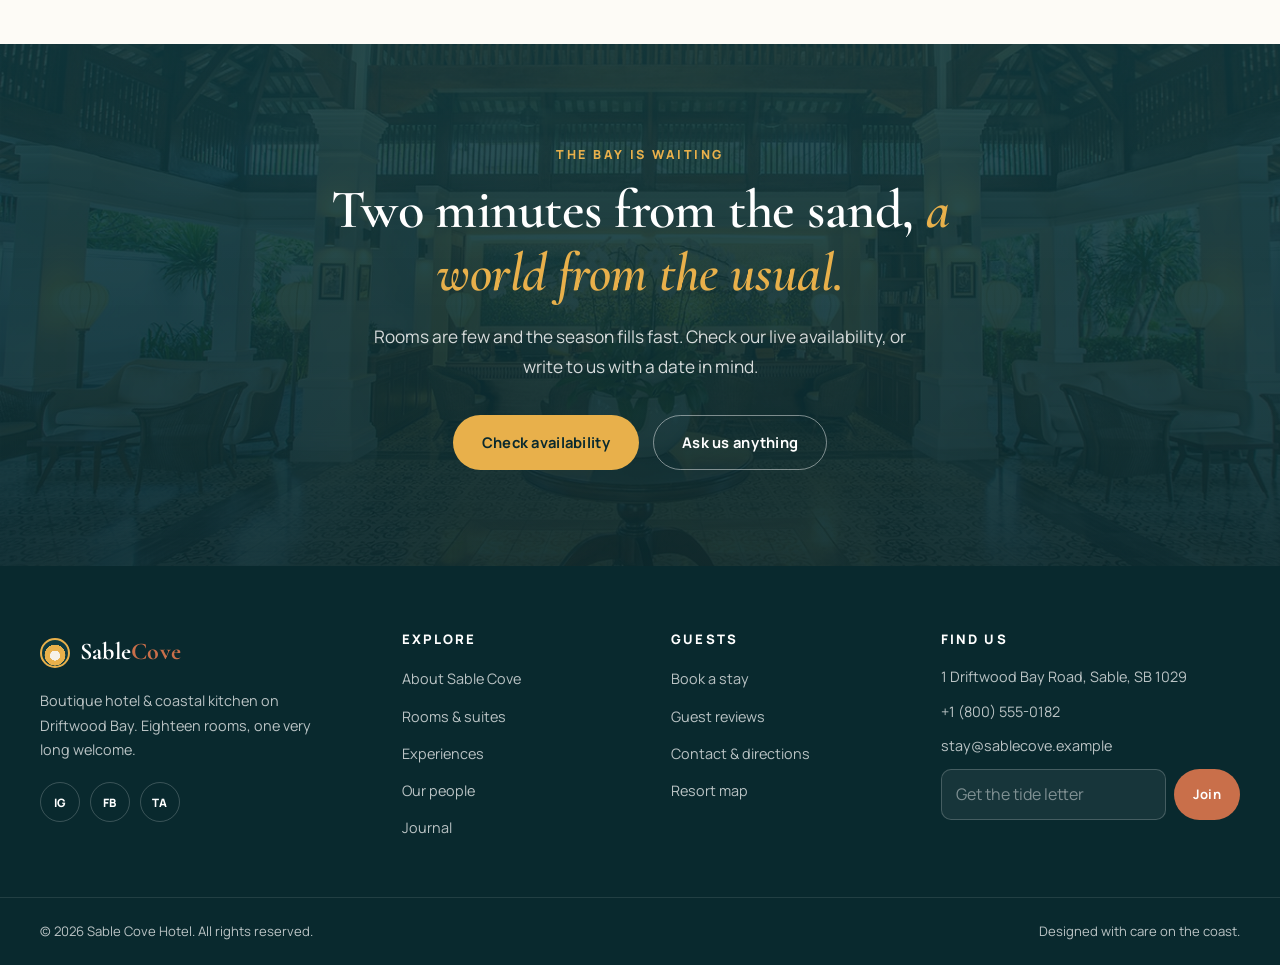
<file: blog.html>
<!DOCTYPE html>
<html lang="en">
<head>
  <meta charset="UTF-8">
  <meta name="viewport" content="width=device-width, initial-scale=1.0">
  <title>Journal — Sable Cove</title>
  <meta name="description" content="The Sable journal — field notes from Driftwood Bay, kitchen diaries from the tide kitchen, and the small decisions behind a good stay.">
  <link rel="icon" href="data:image/svg+xml,%3Csvg xmlns='http://www.w3.org/2000/svg' viewBox='0 0 64 64'%3E%3Crect width='64' height='64' rx='14' fill='%230e3a40'/%3E%3Cpath d='M32 44c-9 0-15-5.4-15-12.5C17 24.2 32 10 32 10s15 14.2 15 21.5C47 38.6 41 44 32 44z' fill='%23e8b04b'/%3E%3Cpath d='M32 38c-5.4 0-9-3-9-7.2 0-4.4 9-12 9-12s9 7.6 9 12c0 4.2-3.6 7.2-9 7.2z' fill='%23f6f1e7'/%3E%3C/svg%3E">
  <link rel="preconnect" href="https://fonts.googleapis.com">
  <link rel="preconnect" href="https://fonts.gstatic.com" crossorigin>
  <link href="https://fonts.googleapis.com/css2?family=Cormorant+Garamond:ital,wght@0,400;0,500;0,600;0,700;1,400&family=Manrope:wght@400;500;600;700;800&display=swap" rel="stylesheet">
  <link rel="stylesheet" href="assets/css/style.css">
</head>
<body>
  <a class="skip-link" href="#main">Skip to content</a>

<div class="topbar">
    <div class="container topbar-inner">
      <p class="topbar-item"><span class="topbar-icon">☀</span> Driftwood Bay, 14º 32' N — 61º 12' W</p>
      <p class="topbar-item topbar-mid">Open all year · Check-in from 2 pm</p>
      <p class="topbar-item topbar-end">
        <a href="tel:+18005550182">+1 (800) 555-0182</a>
        <a href="mailto:stay@sablecove.example">stay@sablecove.example</a>
      </p>
    </div>
  </div>

  <header class="site-header" id="top">
    <div class="container nav-wrap">
      <a href="index.html" class="brand">
        <span class="brand-mark" aria-hidden="true"></span>
        <span class="brand-text">Sable<span>Cove</span></span>
      </a>
      <button class="nav-toggle" aria-label="Toggle menu" aria-expanded="false" aria-controls="site-nav">&#9776;</button>
      <nav class="nav-links" id="site-nav" aria-label="Primary">
        <a href="index.html" class="nav-link">Home</a>
        <a href="about.html" class="nav-link">About</a>
        <a href="room.html" class="nav-link">Rooms</a>
        <a href="service.html" class="nav-link">Experiences</a>
        <a href="team.html" class="nav-link">Our People</a>
        <a href="testimonial.html" class="nav-link">Reviews</a>
        <a href="blog.html" class="nav-link">Journal</a>
        <a href="contact.html" class="nav-link">Contact</a>
        <a href="booking.html" class="nav-cta">Book a Stay</a>
      </nav>
    </div>
  </header>

  <main id="main">
    <section class="page-banner">
      <div class="container">
        <p class="eyebrow">The Sable journal</p>
        <h1>Notes from the bay.</h1>
        <p>Field notes, kitchen diaries and housekeeping confessions — straight from the coast.</p>
        <p class="crumb"><a href="index.html">Home</a> › Journal</p>
      </div>
    </section>
    <section class="section">
      <div class="container">
        <div class="blog-grid">
          <article class="post-card reveal">
            <img src="assets/img/carousel-2.jpg" alt="Low tide at Driftwood Bay, late afternoon" loading="lazy">
            <div class="post-body">
              <span class="post-meta">Field note · April 2026</span>
              <h3><a href="blog.html">When the tide goes out — a guide to low-water walks</a></h3>
              <p>The best time to see the bay is the hour nobody else is out.</p>
              <a href="blog.html" class="post-link">Read the note →</a>
            </div>
          </article>
          <article class="post-card reveal">
            <img src="assets/img/carousel-1.jpg" alt="The Sable Cove terrace at dusk, lanterns lit" loading="lazy">
            <div class="post-body">
              <span class="post-meta">Kitchen diary · March 2026</span>
              <h3><a href="blog.html">What the tide kitchen does with the morning catch</a></h3>
              <p>A short, honest recipe from the stove at Sable Cove.</p>
              <a href="blog.html" class="post-link">Read the note →</a>
            </div>
          </article>
          <article class="post-card reveal">
            <img src="assets/img/room-2.jpg" alt="The Tide Suite window seat overlooking the bay" loading="lazy">
            <div class="post-body">
              <span class="post-meta">Housekeeping · February 2026</span>
              <h3><a href="blog.html">Why every Sable room has a window seat</a></h3>
              <p>On the small decisions that make a room feel like a retreat.</p>
              <a href="blog.html" class="post-link">Read the note →</a>
            </div>
          </article>
          <article class="post-card reveal">
            <img src="assets/img/room-1.jpg" alt="A freshly made Dune Room bed with the balcony open" loading="lazy">
            <div class="post-body">
              <span class="post-meta">Housekeeping · January 2026</span>
              <h3><a href="blog.html">The making of our beach-ready beds</a></h3>
              <p>Three layers of linen, a folded-down corner and one stubborn rule about pillows.</p>
              <a href="blog.html" class="post-link">Read the note →</a>
            </div>
          </article>
          <article class="post-card reveal">
            <img src="assets/img/room-3.jpg" alt="The Lighthouse House fire pit glowing at dusk" loading="lazy">
            <div class="post-body">
              <span class="post-meta">Field note · December 2025</span>
              <h3><a href="blog.html">Winter at the Lighthouse House</a></h3>
              <p>Fire pits, storm-watching and the quietest season we know.</p>
              <a href="blog.html" class="post-link">Read the note →</a>
            </div>
          </article>
          <article class="post-card reveal">
            <img src="assets/img/about-3.jpg" alt="Guests silhouetted on the terrace at golden hour" loading="lazy">
            <div class="post-body">
              <span class="post-meta">Kitchen diary · November 2025</span>
              <h3><a href="blog.html">A tide kitchen table for ten</a></h3>
              <p>How a ten-seat dinner becomes the night everyone talks about.</p>
              <a href="blog.html" class="post-link">Read the note →</a>
            </div>
          </article>
        </div>
      </div>
    </section>

    <section class="cta-section">
      <div class="container cta-inner reveal">
        <p class="eyebrow">The bay is waiting</p>
        <h2 class="cta-title">Two minutes from the sand, <em>a world from the usual.</em></h2>
        <p class="cta-sub">Rooms are few and the season fills fast. Check our live availability, or write to us with a date in mind.</p>
        <div class="cta-actions">
          <a href="booking.html" class="btn btn-accent">Check availability</a>
          <a href="contact.html" class="btn btn-ghost-dark">Ask us anything</a>
        </div>
      </div>
    </section>
  </main>
<footer class="site-footer">
    <div class="container footer-grid">
      <div class="footer-col">
        <a href="index.html" class="brand footer-brand">
          <span class="brand-mark" aria-hidden="true"></span>
          <span class="brand-text">Sable<span>Cove</span></span>
        </a>
        <p>Boutique hotel &amp; coastal kitchen on Driftwood Bay. Eighteen rooms, one very long welcome.</p>
        <div class="footer-social">
          <a href="https://instagram.com" target="_blank" rel="noopener" aria-label="Instagram">IG</a>
          <a href="https://facebook.com" target="_blank" rel="noopener" aria-label="Facebook">FB</a>
          <a href="https://tripadvisor.com" target="_blank" rel="noopener" aria-label="Tripadvisor">TA</a>
        </div>
      </div>
      <div class="footer-col">
        <h3>Explore</h3>
        <ul class="footer-links">
          <li><a href="about.html">About Sable Cove</a></li>
          <li><a href="room.html">Rooms &amp; suites</a></li>
          <li><a href="service.html">Experiences</a></li>
          <li><a href="team.html">Our people</a></li>
          <li><a href="blog.html">Journal</a></li>
        </ul>
      </div>
      <div class="footer-col">
        <h3>Guests</h3>
        <ul class="footer-links">
          <li><a href="booking.html">Book a stay</a></li>
          <li><a href="testimonial.html">Guest reviews</a></li>
          <li><a href="contact.html">Contact &amp; directions</a></li>
          <li><a href="404.html">Resort map</a></li>
        </ul>
      </div>
      <div class="footer-col">
        <h3>Find us</h3>
        <ul class="footer-links footer-contact">
          <li>1 Driftwood Bay Road, Sable, SB 1029</li>
          <li><a href="tel:+18005550182">+1 (800) 555-0182</a></li>
          <li><a href="mailto:stay@sablecove.example">stay@sablecove.example</a></li>
        </ul>
        <form class="newsletter" data-form novalidate>
          <label for="nl-email" class="sr-only">Email for the tide letter</label>
          <input id="nl-email" type="email" name="email" placeholder="Get the tide letter" required>
          <button type="submit" class="btn btn-primary btn-sm">Join</button>
          <p class="form-msg form-ok">Welcome to the tide letter — first one this Friday.</p>
          <p class="form-msg form-err">Please enter a valid email address.</p>
        </form>
      </div>
    </div>
    <div class="footer-bottom">
      <div class="container">
        <p>© <span data-year>2026</span> Sable Cove Hotel. All rights reserved.</p>
        <p>Designed with care on the coast.</p>
      </div>
    </div>
  </footer>

  <button class="back-to-top" aria-label="Back to top">&#8593;</button>
  <script src="assets/js/main.js"></script>
</body>
</html>
</file>
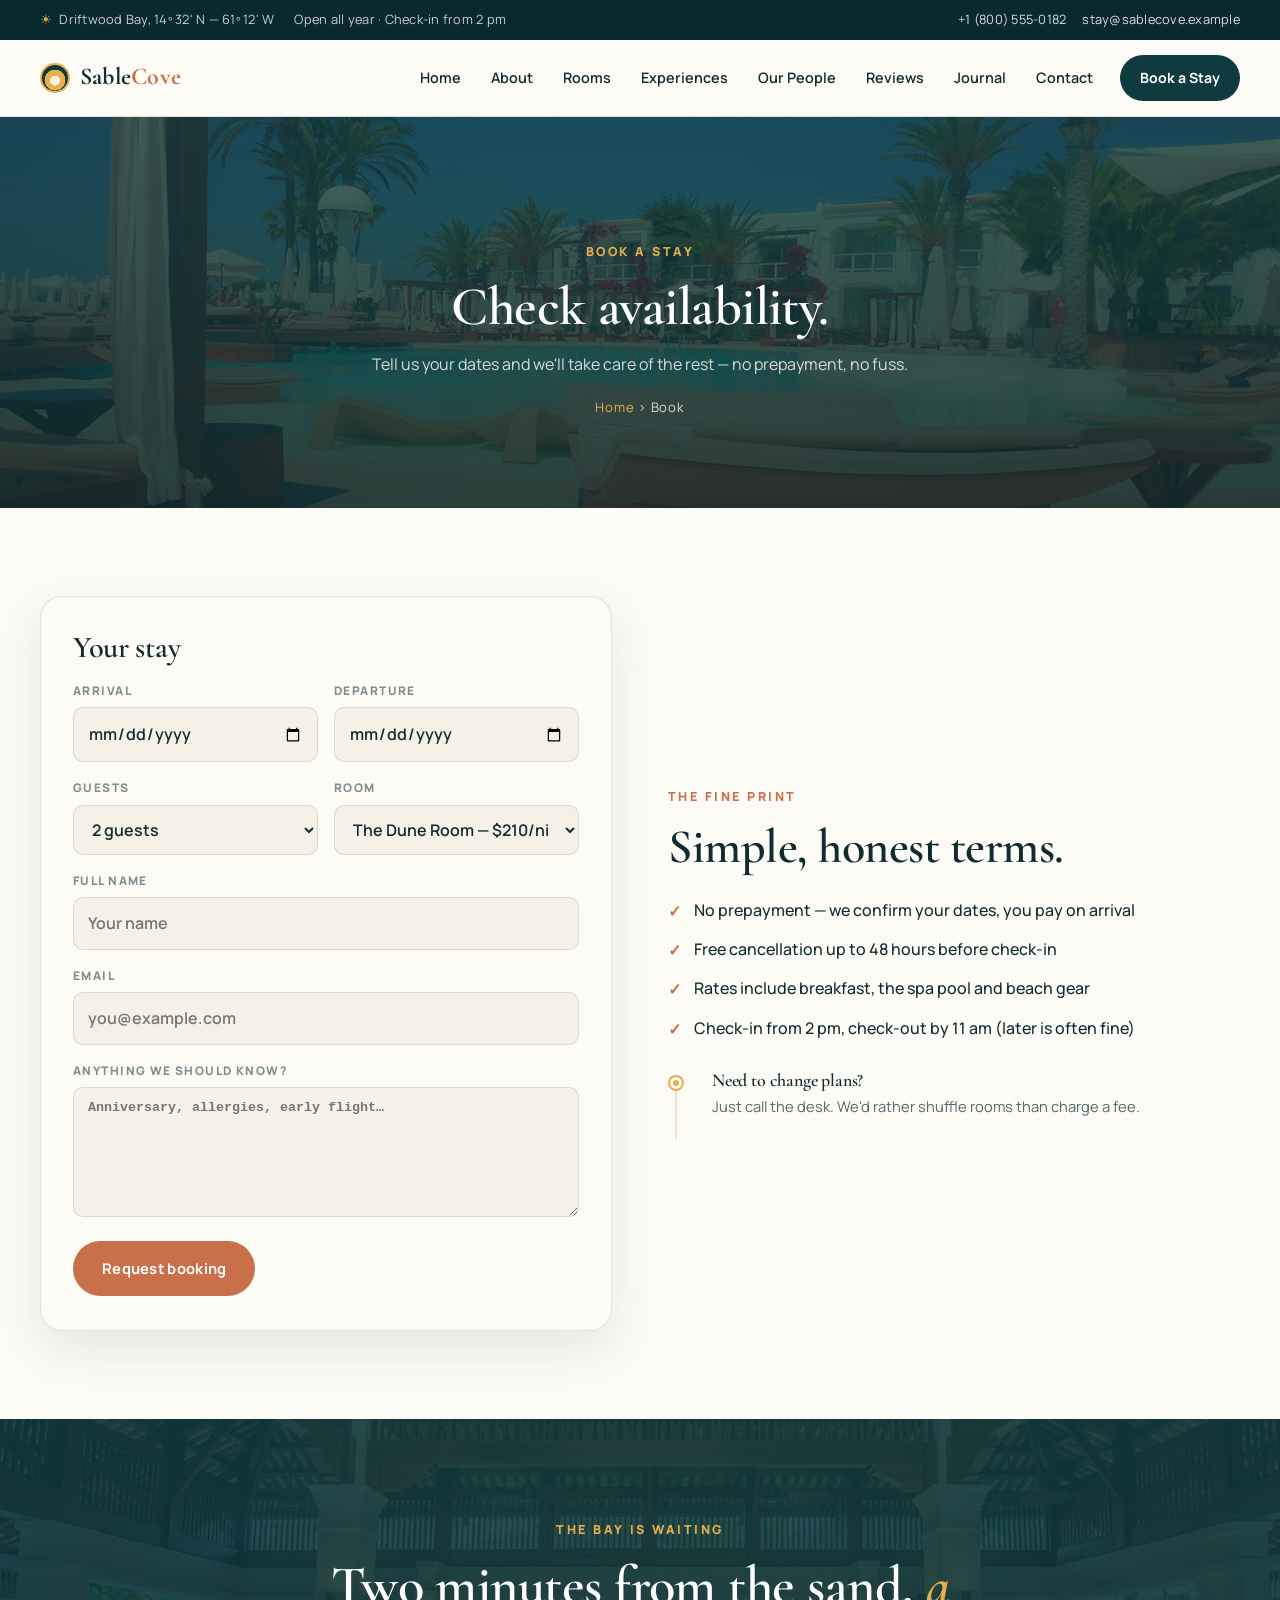
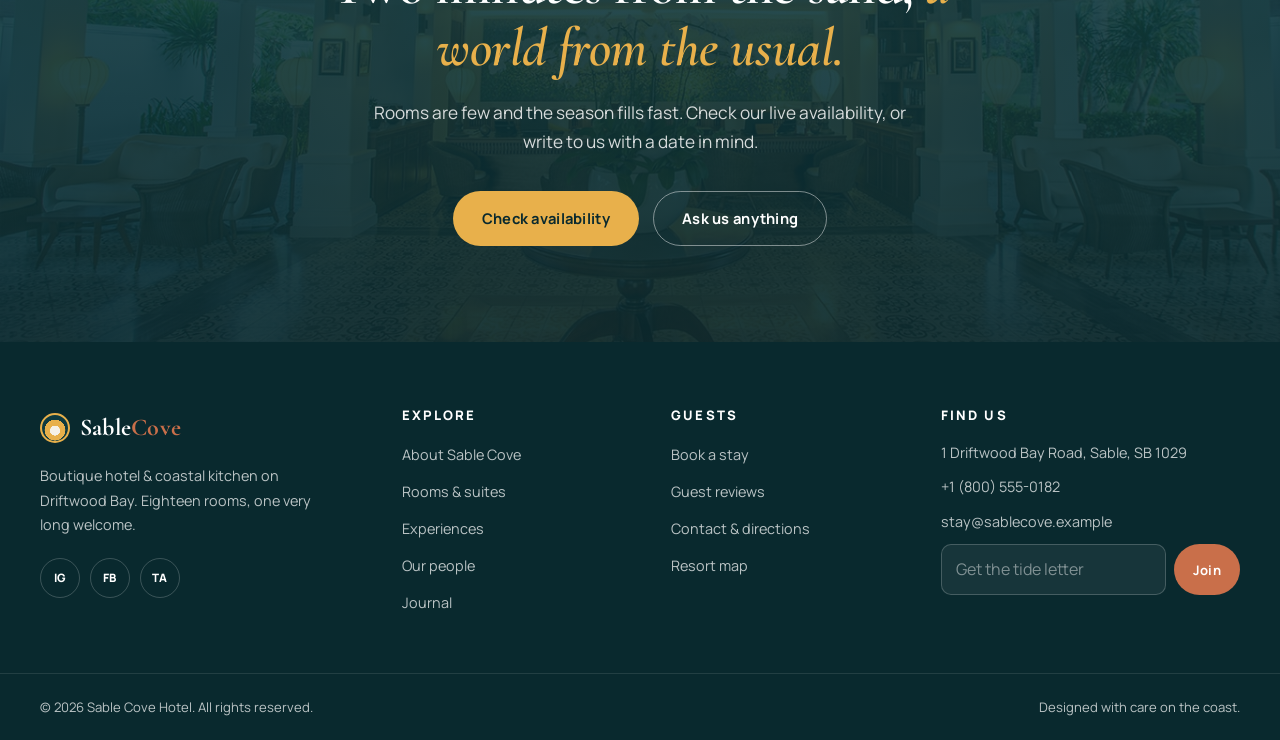
<file: booking.html>
<!DOCTYPE html>
<html lang="en">
<head>
  <meta charset="UTF-8">
  <meta name="viewport" content="width=device-width, initial-scale=1.0">
  <title>Book a Stay — Sable Cove</title>
  <meta name="description" content="Check availability and book your Sable Cove stay — no prepayment, free cancellation up to 48 hours, breakfast always included.">
  <link rel="icon" href="data:image/svg+xml,%3Csvg xmlns='http://www.w3.org/2000/svg' viewBox='0 0 64 64'%3E%3Crect width='64' height='64' rx='14' fill='%230e3a40'/%3E%3Cpath d='M32 44c-9 0-15-5.4-15-12.5C17 24.2 32 10 32 10s15 14.2 15 21.5C47 38.6 41 44 32 44z' fill='%23e8b04b'/%3E%3Cpath d='M32 38c-5.4 0-9-3-9-7.2 0-4.4 9-12 9-12s9 7.6 9 12c0 4.2-3.6 7.2-9 7.2z' fill='%23f6f1e7'/%3E%3C/svg%3E">
  <link rel="preconnect" href="https://fonts.googleapis.com">
  <link rel="preconnect" href="https://fonts.gstatic.com" crossorigin>
  <link href="https://fonts.googleapis.com/css2?family=Cormorant+Garamond:ital,wght@0,400;0,500;0,600;0,700;1,400&family=Manrope:wght@400;500;600;700;800&display=swap" rel="stylesheet">
  <link rel="stylesheet" href="assets/css/style.css">
</head>
<body>
  <a class="skip-link" href="#main">Skip to content</a>

<div class="topbar">
    <div class="container topbar-inner">
      <p class="topbar-item"><span class="topbar-icon">☀</span> Driftwood Bay, 14º 32' N — 61º 12' W</p>
      <p class="topbar-item topbar-mid">Open all year · Check-in from 2 pm</p>
      <p class="topbar-item topbar-end">
        <a href="tel:+18005550182">+1 (800) 555-0182</a>
        <a href="mailto:stay@sablecove.example">stay@sablecove.example</a>
      </p>
    </div>
  </div>

  <header class="site-header" id="top">
    <div class="container nav-wrap">
      <a href="index.html" class="brand">
        <span class="brand-mark" aria-hidden="true"></span>
        <span class="brand-text">Sable<span>Cove</span></span>
      </a>
      <button class="nav-toggle" aria-label="Toggle menu" aria-expanded="false" aria-controls="site-nav">&#9776;</button>
      <nav class="nav-links" id="site-nav" aria-label="Primary">
        <a href="index.html" class="nav-link">Home</a>
        <a href="about.html" class="nav-link">About</a>
        <a href="room.html" class="nav-link">Rooms</a>
        <a href="service.html" class="nav-link">Experiences</a>
        <a href="team.html" class="nav-link">Our People</a>
        <a href="testimonial.html" class="nav-link">Reviews</a>
        <a href="blog.html" class="nav-link">Journal</a>
        <a href="contact.html" class="nav-link">Contact</a>
        <a href="booking.html" class="nav-cta">Book a Stay</a>
      </nav>
    </div>
  </header>

  <main id="main">
    <section class="page-banner">
      <div class="container">
        <p class="eyebrow">Book a stay</p>
        <h1>Check availability.</h1>
        <p>Tell us your dates and we'll take care of the rest — no prepayment, no fuss.</p>
        <p class="crumb"><a href="index.html">Home</a> › Book</p>
      </div>
    </section>
    <section class="section">
      <div class="container">
        <div class="split">
          <div class="form-card reveal">
            <h2 class="section-title" style="font-size:1.9rem">Your stay</h2>
            <form data-form novalidate>
              <div class="form-row">
                <div class="form-field">
                  <label for="bk-in">Arrival</label>
                  <input id="bk-in" type="date" name="arrival" required>
                </div>
                <div class="form-field">
                  <label for="bk-out">Departure</label>
                  <input id="bk-out" type="date" name="departure" required>
                </div>
              </div>
              <div class="form-row">
                <div class="form-field">
                  <label for="bk-guests">Guests</label>
                  <select id="bk-guests" name="guests">
                    <option value="1">1 guest</option>
                    <option value="2" selected>2 guests</option>
                    <option value="3">3 guests</option>
                    <option value="4">4+ guests</option>
                  </select>
                </div>
                <div class="form-field">
                  <label for="bk-room">Room</label>
                  <select id="bk-room" name="room">
                    <option value="dune">The Dune Room — $210/night</option>
                    <option value="tide">The Tide Suite — $340/night</option>
                    <option value="lighthouse">The Lighthouse House — $270/night</option>
                    <option value="sandpiper">The Sandpiper Room — $165/night</option>
                    <option value="mermaid">The Mermaid Loft — $250/night</option>
                    <option value="anchorage">The Anchorage Suite — $420/night</option>
                  </select>
                </div>
              </div>
              <div class="form-field">
                <label for="bk-name">Full name</label>
                <input id="bk-name" type="text" name="name" placeholder="Your name" required>
              </div>
              <div class="form-field">
                <label for="bk-email">Email</label>
                <input id="bk-email" type="email" name="email" placeholder="you@example.com" required>
              </div>
              <div class="form-field">
                <label for="bk-notes">Anything we should know?</label>
                <textarea id="bk-notes" name="notes" placeholder="Anniversary, allergies, early flight…"></textarea>
              </div>
              <button type="submit" class="btn btn-primary">Request booking</button>
              <p class="form-msg form-ok">Request received! We'll confirm your dates within the hour — no prepayment needed.</p>
              <p class="form-msg form-err">Please fill in your dates, name and email.</p>
            </form>
          </div>
          <div class="reveal">
            <p class="eyebrow">The fine print</p>
            <h2 class="section-title">Simple, honest terms.</h2>
            <ul class="check-list">
              <li>No prepayment — we confirm your dates, you pay on arrival</li>
              <li>Free cancellation up to 48 hours before check-in</li>
              <li>Rates include breakfast, the spa pool and beach gear</li>
              <li>Check-in from 2 pm, check-out by 11 am (later is often fine)</li>
            </ul>
            <div class="tl-list" style="margin-top:10px">
              <div class="tl-item">
                <h3>Need to change plans?</h3>
                <p>Just call the desk. We'd rather shuffle rooms than charge a fee.</p>
              </div>
            </div>
          </div>
        </div>
      </div>
    </section>

    <section class="cta-section">
      <div class="container cta-inner reveal">
        <p class="eyebrow">The bay is waiting</p>
        <h2 class="cta-title">Two minutes from the sand, <em>a world from the usual.</em></h2>
        <p class="cta-sub">Rooms are few and the season fills fast. Check our live availability, or write to us with a date in mind.</p>
        <div class="cta-actions">
          <a href="booking.html" class="btn btn-accent">Check availability</a>
          <a href="contact.html" class="btn btn-ghost-dark">Ask us anything</a>
        </div>
      </div>
    </section>
  </main>
<footer class="site-footer">
    <div class="container footer-grid">
      <div class="footer-col">
        <a href="index.html" class="brand footer-brand">
          <span class="brand-mark" aria-hidden="true"></span>
          <span class="brand-text">Sable<span>Cove</span></span>
        </a>
        <p>Boutique hotel &amp; coastal kitchen on Driftwood Bay. Eighteen rooms, one very long welcome.</p>
        <div class="footer-social">
          <a href="https://instagram.com" target="_blank" rel="noopener" aria-label="Instagram">IG</a>
          <a href="https://facebook.com" target="_blank" rel="noopener" aria-label="Facebook">FB</a>
          <a href="https://tripadvisor.com" target="_blank" rel="noopener" aria-label="Tripadvisor">TA</a>
        </div>
      </div>
      <div class="footer-col">
        <h3>Explore</h3>
        <ul class="footer-links">
          <li><a href="about.html">About Sable Cove</a></li>
          <li><a href="room.html">Rooms &amp; suites</a></li>
          <li><a href="service.html">Experiences</a></li>
          <li><a href="team.html">Our people</a></li>
          <li><a href="blog.html">Journal</a></li>
        </ul>
      </div>
      <div class="footer-col">
        <h3>Guests</h3>
        <ul class="footer-links">
          <li><a href="booking.html">Book a stay</a></li>
          <li><a href="testimonial.html">Guest reviews</a></li>
          <li><a href="contact.html">Contact &amp; directions</a></li>
          <li><a href="404.html">Resort map</a></li>
        </ul>
      </div>
      <div class="footer-col">
        <h3>Find us</h3>
        <ul class="footer-links footer-contact">
          <li>1 Driftwood Bay Road, Sable, SB 1029</li>
          <li><a href="tel:+18005550182">+1 (800) 555-0182</a></li>
          <li><a href="mailto:stay@sablecove.example">stay@sablecove.example</a></li>
        </ul>
        <form class="newsletter" data-form novalidate>
          <label for="nl-email" class="sr-only">Email for the tide letter</label>
          <input id="nl-email" type="email" name="email" placeholder="Get the tide letter" required>
          <button type="submit" class="btn btn-primary btn-sm">Join</button>
          <p class="form-msg form-ok">Welcome to the tide letter — first one this Friday.</p>
          <p class="form-msg form-err">Please enter a valid email address.</p>
        </form>
      </div>
    </div>
    <div class="footer-bottom">
      <div class="container">
        <p>© <span data-year>2026</span> Sable Cove Hotel. All rights reserved.</p>
        <p>Designed with care on the coast.</p>
      </div>
    </div>
  </footer>

  <button class="back-to-top" aria-label="Back to top">&#8593;</button>
  <script src="assets/js/main.js"></script>
</body>
</html>
</file>
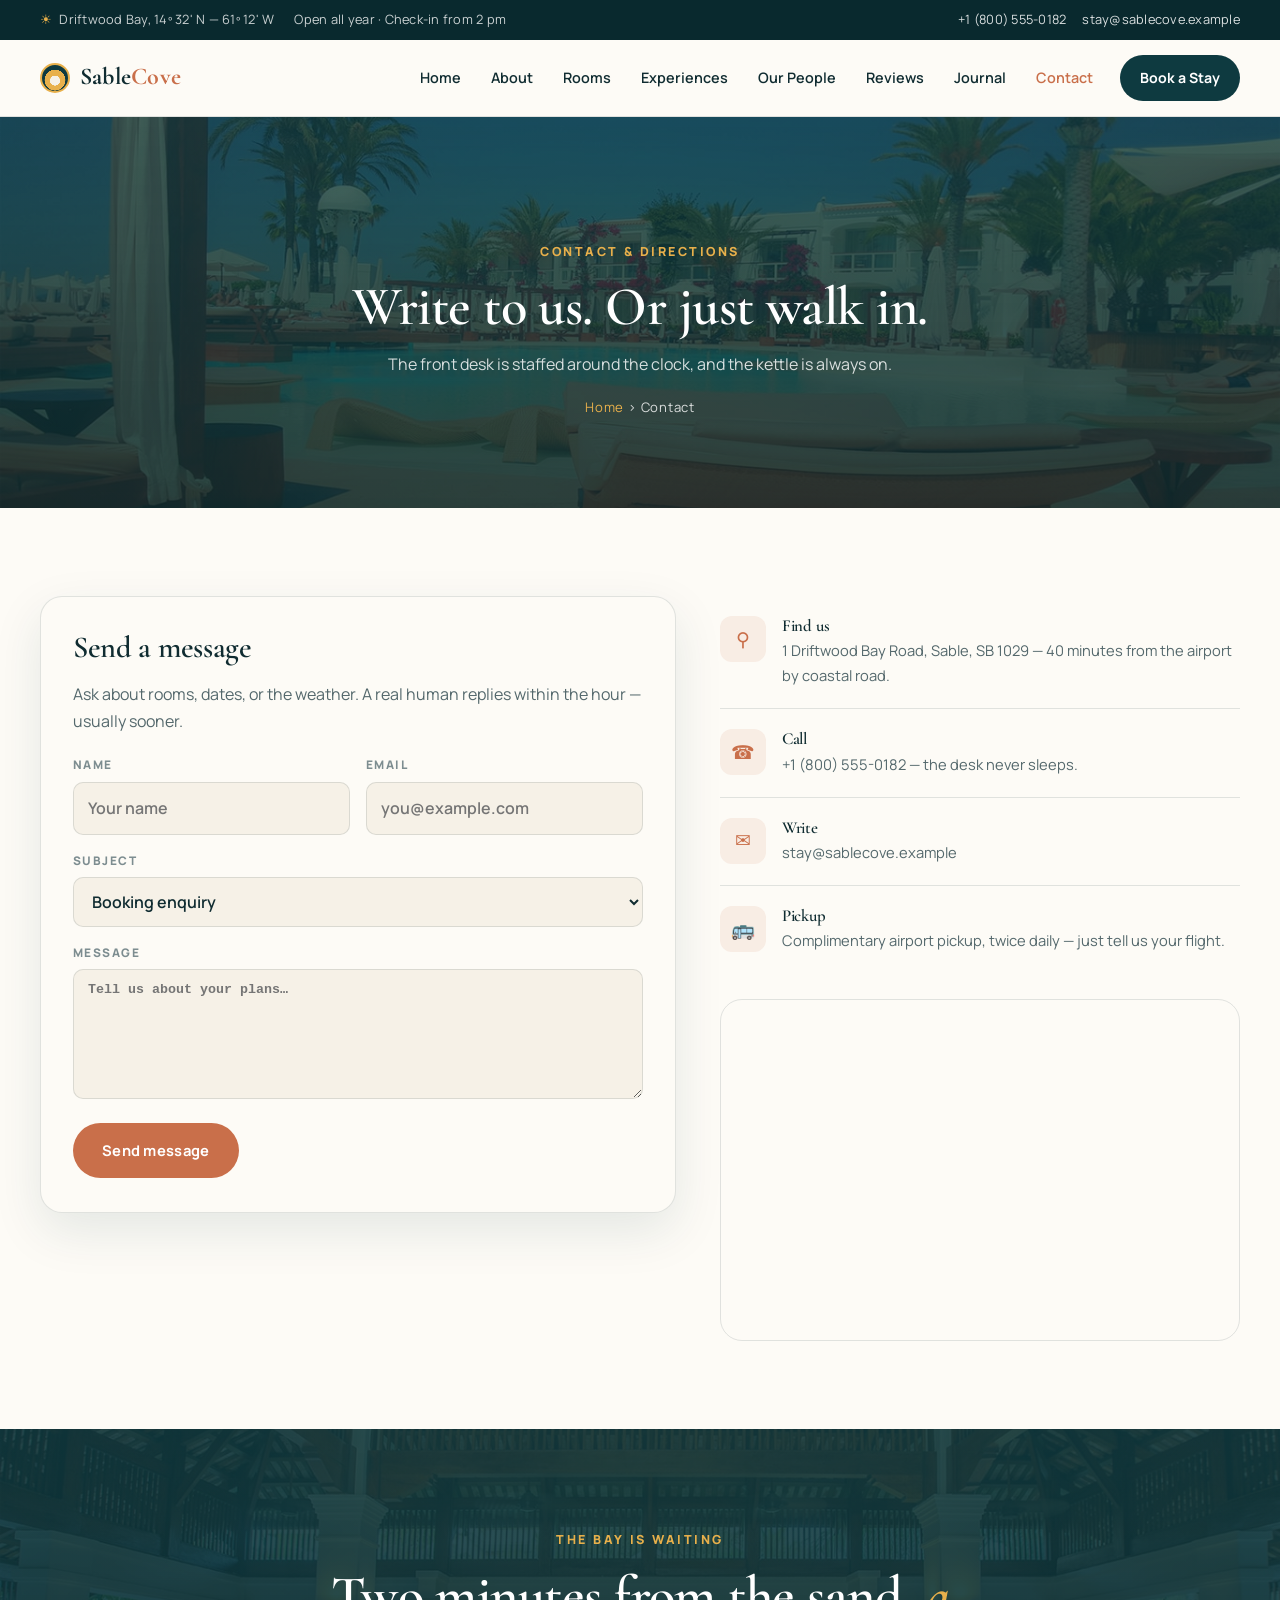
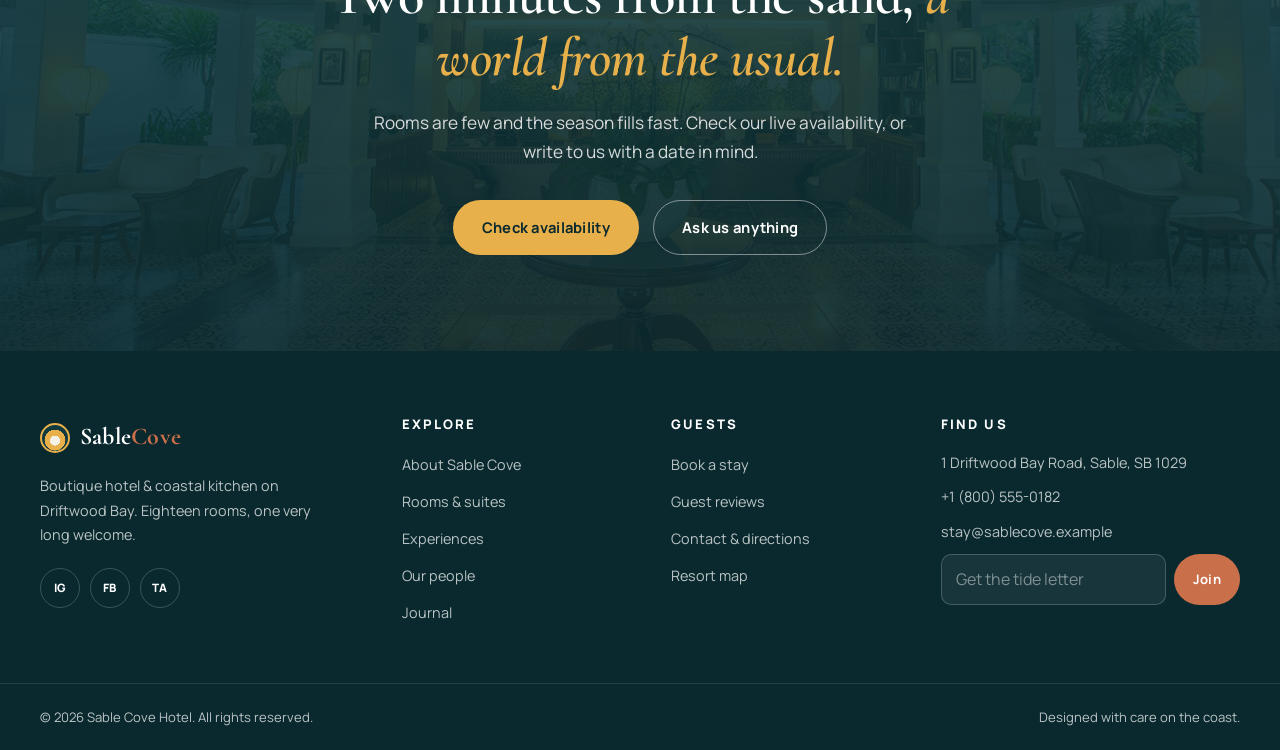
<file: contact.html>
<!DOCTYPE html>
<html lang="en">
<head>
  <meta charset="UTF-8">
  <meta name="viewport" content="width=device-width, initial-scale=1.0">
  <title>Contact — Sable Cove</title>
  <meta name="description" content="Contact Sable Cove — call, write or find us at 1 Driftwood Bay Road. The front desk is staffed around the clock.">
  <link rel="icon" href="data:image/svg+xml,%3Csvg xmlns='http://www.w3.org/2000/svg' viewBox='0 0 64 64'%3E%3Crect width='64' height='64' rx='14' fill='%230e3a40'/%3E%3Cpath d='M32 44c-9 0-15-5.4-15-12.5C17 24.2 32 10 32 10s15 14.2 15 21.5C47 38.6 41 44 32 44z' fill='%23e8b04b'/%3E%3Cpath d='M32 38c-5.4 0-9-3-9-7.2 0-4.4 9-12 9-12s9 7.6 9 12c0 4.2-3.6 7.2-9 7.2z' fill='%23f6f1e7'/%3E%3C/svg%3E">
  <link rel="preconnect" href="https://fonts.googleapis.com">
  <link rel="preconnect" href="https://fonts.gstatic.com" crossorigin>
  <link href="https://fonts.googleapis.com/css2?family=Cormorant+Garamond:ital,wght@0,400;0,500;0,600;0,700;1,400&family=Manrope:wght@400;500;600;700;800&display=swap" rel="stylesheet">
  <link rel="stylesheet" href="assets/css/style.css">
</head>
<body>
  <a class="skip-link" href="#main">Skip to content</a>

<div class="topbar">
    <div class="container topbar-inner">
      <p class="topbar-item"><span class="topbar-icon">☀</span> Driftwood Bay, 14º 32' N — 61º 12' W</p>
      <p class="topbar-item topbar-mid">Open all year · Check-in from 2 pm</p>
      <p class="topbar-item topbar-end">
        <a href="tel:+18005550182">+1 (800) 555-0182</a>
        <a href="mailto:stay@sablecove.example">stay@sablecove.example</a>
      </p>
    </div>
  </div>

  <header class="site-header" id="top">
    <div class="container nav-wrap">
      <a href="index.html" class="brand">
        <span class="brand-mark" aria-hidden="true"></span>
        <span class="brand-text">Sable<span>Cove</span></span>
      </a>
      <button class="nav-toggle" aria-label="Toggle menu" aria-expanded="false" aria-controls="site-nav">&#9776;</button>
      <nav class="nav-links" id="site-nav" aria-label="Primary">
        <a href="index.html" class="nav-link">Home</a>
        <a href="about.html" class="nav-link">About</a>
        <a href="room.html" class="nav-link">Rooms</a>
        <a href="service.html" class="nav-link">Experiences</a>
        <a href="team.html" class="nav-link">Our People</a>
        <a href="testimonial.html" class="nav-link">Reviews</a>
        <a href="blog.html" class="nav-link">Journal</a>
        <a href="contact.html" class="nav-link">Contact</a>
        <a href="booking.html" class="nav-cta">Book a Stay</a>
      </nav>
    </div>
  </header>

  <main id="main">
    <section class="page-banner">
      <div class="container">
        <p class="eyebrow">Contact & directions</p>
        <h1>Write to us. Or just walk in.</h1>
        <p>The front desk is staffed around the clock, and the kettle is always on.</p>
        <p class="crumb"><a href="index.html">Home</a> › Contact</p>
      </div>
    </section>
    <section class="section">
      <div class="container contact-grid">
        <div class="form-card reveal">
          <h2 class="section-title" style="font-size:1.9rem">Send a message</h2>
          <p style="margin-bottom:20px">Ask about rooms, dates, or the weather. A real human replies within the hour — usually sooner.</p>
          <form data-form novalidate>
            <div class="form-row">
              <div class="form-field">
                <label for="ct-name">Name</label>
                <input id="ct-name" type="text" name="name" placeholder="Your name" required>
              </div>
              <div class="form-field">
                <label for="ct-email">Email</label>
                <input id="ct-email" type="email" name="email" placeholder="you@example.com" required>
              </div>
            </div>
            <div class="form-field">
              <label for="ct-subject">Subject</label>
              <select id="ct-subject" name="subject">
                <option value="booking">Booking enquiry</option>
                <option value="experience">An experience</option>
                <option value="events">Weddings &amp; events</option>
                <option value="other">Something else</option>
              </select>
            </div>
            <div class="form-field">
              <label for="ct-msg">Message</label>
              <textarea id="ct-msg" name="message" placeholder="Tell us about your plans…" required></textarea>
            </div>
            <button type="submit" class="btn btn-primary">Send message</button>
            <p class="form-msg form-ok">Thanks — we've got it. Expect a reply within the hour.</p>
            <p class="form-msg form-err">Please fill in your name, email and message.</p>
          </form>
        </div>
        <div class="reveal">
          <ul class="info-list">
            <li>
              <span class="info-ico">&#9906;</span>
              <div><h3>Find us</h3><p>1 Driftwood Bay Road, Sable, SB 1029 — 40 minutes from the airport by coastal road.</p></div>
            </li>
            <li>
              <span class="info-ico">&#9742;</span>
              <div><h3>Call</h3><p><a href="tel:+18005550182">+1 (800) 555-0182</a> — the desk never sleeps.</p></div>
            </li>
            <li>
              <span class="info-ico">&#9993;</span>
              <div><h3>Write</h3><p><a href="mailto:stay@sablecove.example">stay@sablecove.example</a></p></div>
            </li>
            <li>
              <span class="info-ico">&#128652;</span>
              <div><h3>Pickup</h3><p>Complimentary airport pickup, twice daily — just tell us your flight.</p></div>
            </li>
          </ul>
          <div class="map-frame">
            <iframe title="Map showing Driftwood Bay" src="https://www.openstreetmap.org/export/embed.html?bbox=-61.22%2C14.53%2C-61.18%2C14.56&amp;layer=mapnik&amp;marker=14.545%2C-61.2" loading="lazy"></iframe>
          </div>
        </div>
      </div>
    </section>

    <section class="cta-section">
      <div class="container cta-inner reveal">
        <p class="eyebrow">The bay is waiting</p>
        <h2 class="cta-title">Two minutes from the sand, <em>a world from the usual.</em></h2>
        <p class="cta-sub">Rooms are few and the season fills fast. Check our live availability, or write to us with a date in mind.</p>
        <div class="cta-actions">
          <a href="booking.html" class="btn btn-accent">Check availability</a>
          <a href="contact.html" class="btn btn-ghost-dark">Ask us anything</a>
        </div>
      </div>
    </section>
  </main>
<footer class="site-footer">
    <div class="container footer-grid">
      <div class="footer-col">
        <a href="index.html" class="brand footer-brand">
          <span class="brand-mark" aria-hidden="true"></span>
          <span class="brand-text">Sable<span>Cove</span></span>
        </a>
        <p>Boutique hotel &amp; coastal kitchen on Driftwood Bay. Eighteen rooms, one very long welcome.</p>
        <div class="footer-social">
          <a href="https://instagram.com" target="_blank" rel="noopener" aria-label="Instagram">IG</a>
          <a href="https://facebook.com" target="_blank" rel="noopener" aria-label="Facebook">FB</a>
          <a href="https://tripadvisor.com" target="_blank" rel="noopener" aria-label="Tripadvisor">TA</a>
        </div>
      </div>
      <div class="footer-col">
        <h3>Explore</h3>
        <ul class="footer-links">
          <li><a href="about.html">About Sable Cove</a></li>
          <li><a href="room.html">Rooms &amp; suites</a></li>
          <li><a href="service.html">Experiences</a></li>
          <li><a href="team.html">Our people</a></li>
          <li><a href="blog.html">Journal</a></li>
        </ul>
      </div>
      <div class="footer-col">
        <h3>Guests</h3>
        <ul class="footer-links">
          <li><a href="booking.html">Book a stay</a></li>
          <li><a href="testimonial.html">Guest reviews</a></li>
          <li><a href="contact.html">Contact &amp; directions</a></li>
          <li><a href="404.html">Resort map</a></li>
        </ul>
      </div>
      <div class="footer-col">
        <h3>Find us</h3>
        <ul class="footer-links footer-contact">
          <li>1 Driftwood Bay Road, Sable, SB 1029</li>
          <li><a href="tel:+18005550182">+1 (800) 555-0182</a></li>
          <li><a href="mailto:stay@sablecove.example">stay@sablecove.example</a></li>
        </ul>
        <form class="newsletter" data-form novalidate>
          <label for="nl-email" class="sr-only">Email for the tide letter</label>
          <input id="nl-email" type="email" name="email" placeholder="Get the tide letter" required>
          <button type="submit" class="btn btn-primary btn-sm">Join</button>
          <p class="form-msg form-ok">Welcome to the tide letter — first one this Friday.</p>
          <p class="form-msg form-err">Please enter a valid email address.</p>
        </form>
      </div>
    </div>
    <div class="footer-bottom">
      <div class="container">
        <p>© <span data-year>2026</span> Sable Cove Hotel. All rights reserved.</p>
        <p>Designed with care on the coast.</p>
      </div>
    </div>
  </footer>

  <button class="back-to-top" aria-label="Back to top">&#8593;</button>
  <script src="assets/js/main.js"></script>
</body>
</html>
</file>
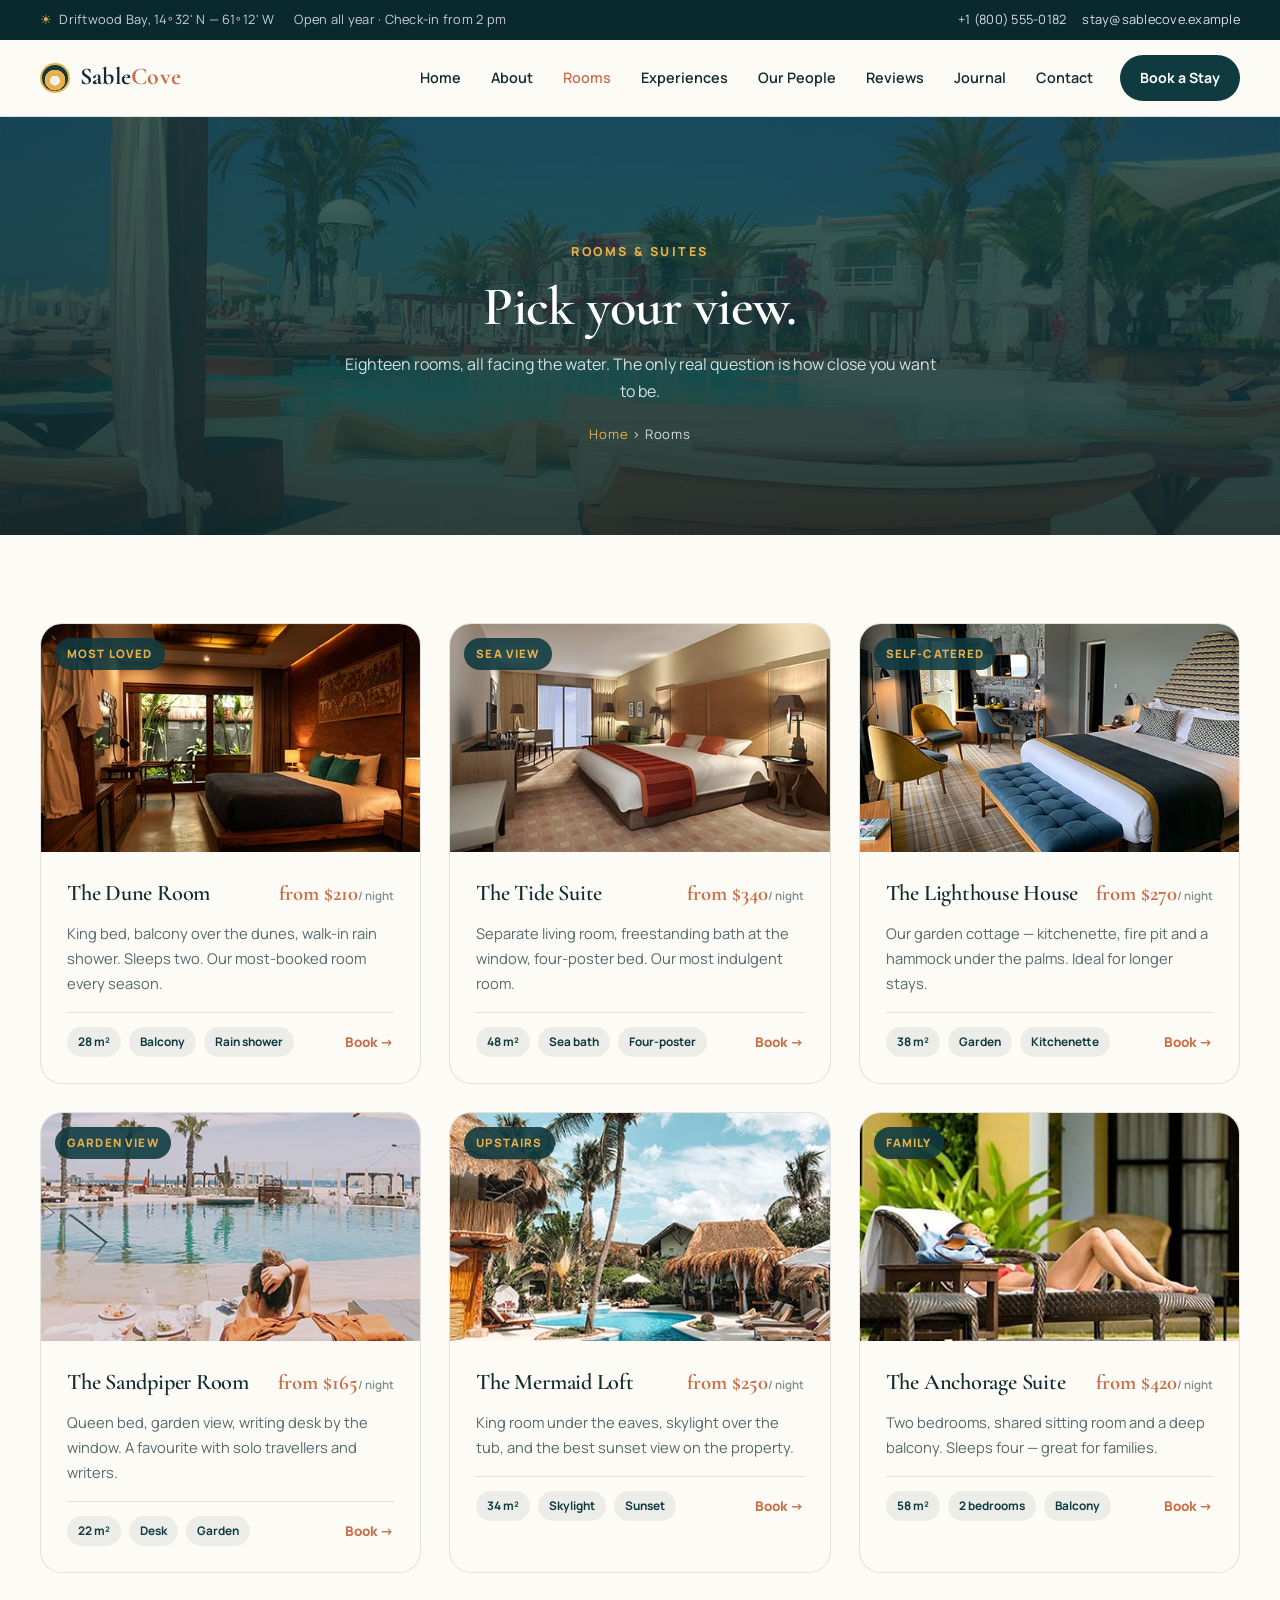
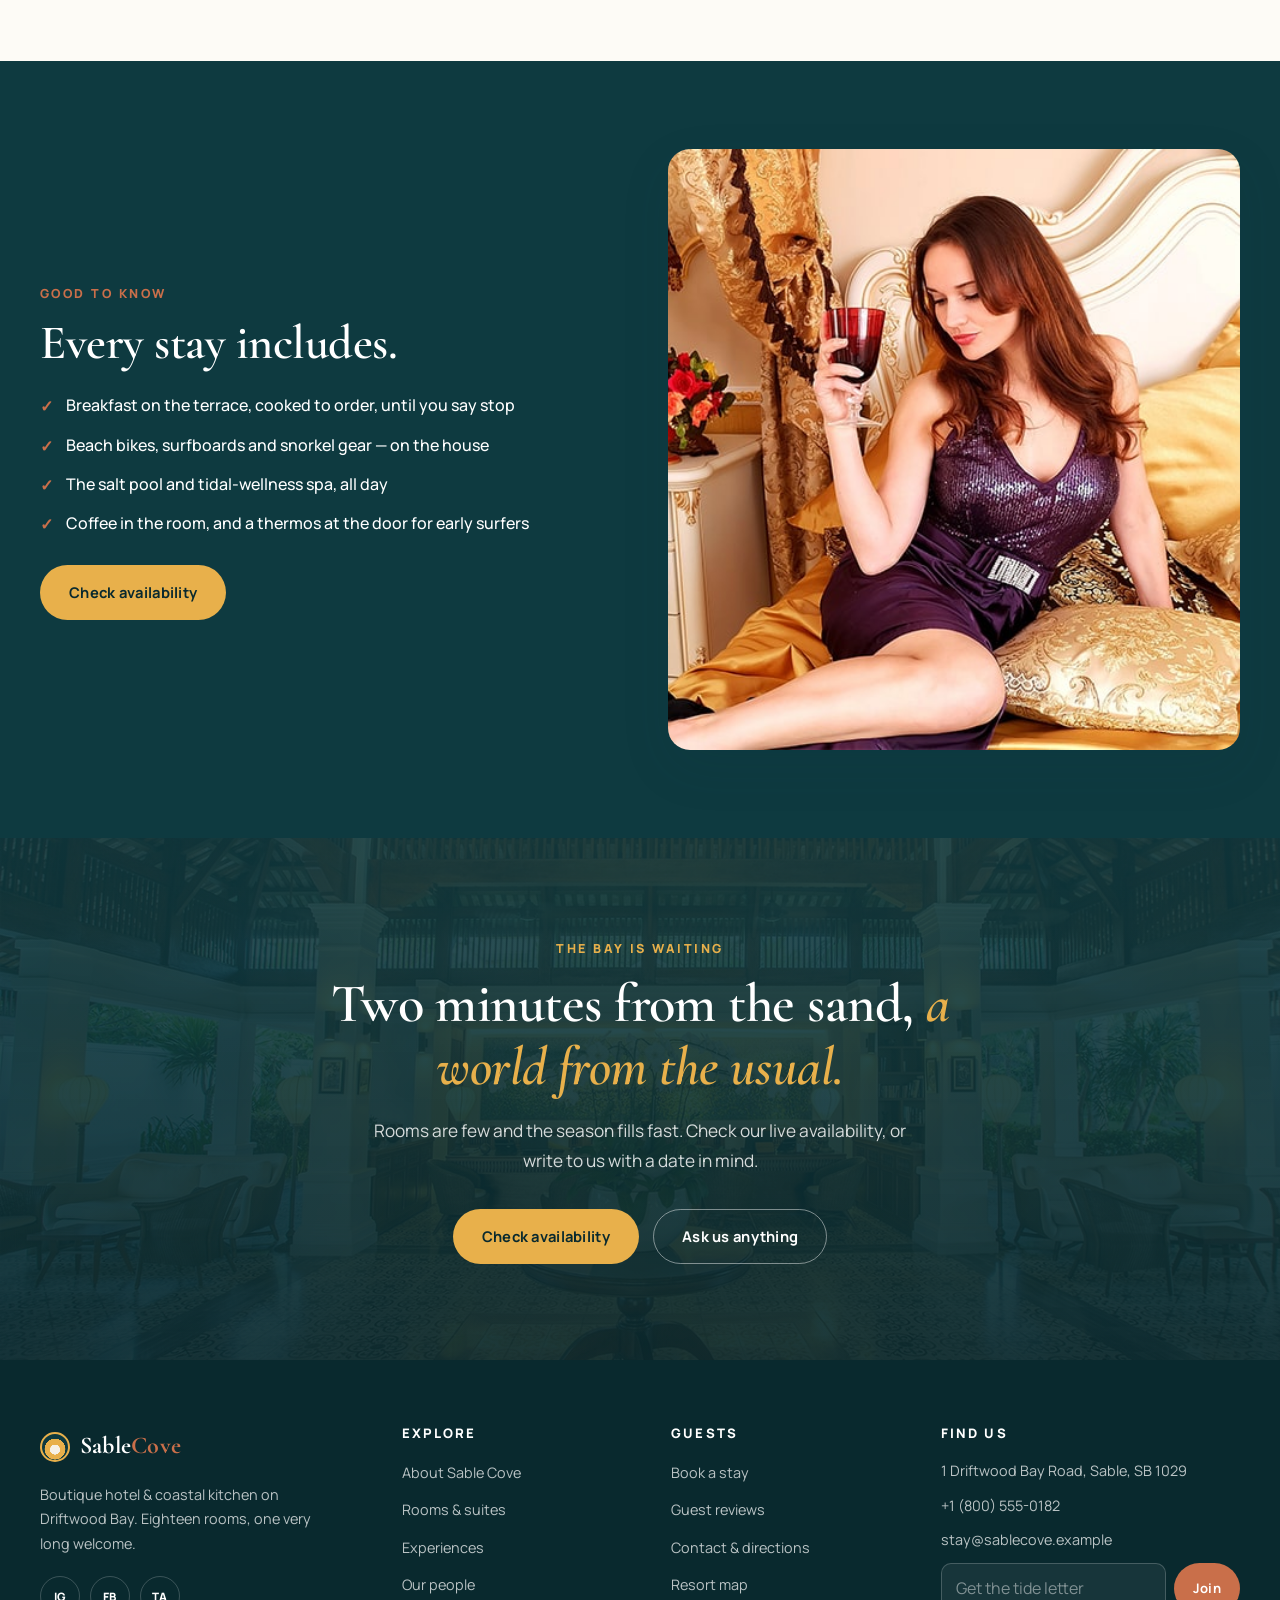
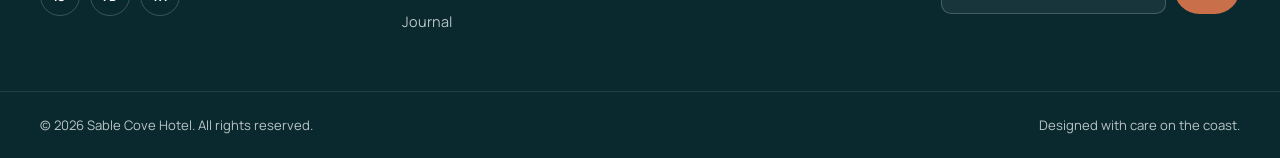
<file: room.html>
<!DOCTYPE html>
<html lang="en">
<head>
  <meta charset="UTF-8">
  <meta name="viewport" content="width=device-width, initial-scale=1.0">
  <title>Rooms & Suites — Sable Cove</title>
  <meta name="description" content="Explore Sable Cove's eighteen sea-view rooms and suites — from the cosy Sandpiper to the four-poster Tide Suite. Breakfast always included.">
  <link rel="icon" href="data:image/svg+xml,%3Csvg xmlns='http://www.w3.org/2000/svg' viewBox='0 0 64 64'%3E%3Crect width='64' height='64' rx='14' fill='%230e3a40'/%3E%3Cpath d='M32 44c-9 0-15-5.4-15-12.5C17 24.2 32 10 32 10s15 14.2 15 21.5C47 38.6 41 44 32 44z' fill='%23e8b04b'/%3E%3Cpath d='M32 38c-5.4 0-9-3-9-7.2 0-4.4 9-12 9-12s9 7.6 9 12c0 4.2-3.6 7.2-9 7.2z' fill='%23f6f1e7'/%3E%3C/svg%3E">
  <link rel="preconnect" href="https://fonts.googleapis.com">
  <link rel="preconnect" href="https://fonts.gstatic.com" crossorigin>
  <link href="https://fonts.googleapis.com/css2?family=Cormorant+Garamond:ital,wght@0,400;0,500;0,600;0,700;1,400&family=Manrope:wght@400;500;600;700;800&display=swap" rel="stylesheet">
  <link rel="stylesheet" href="assets/css/style.css">
</head>
<body>
  <a class="skip-link" href="#main">Skip to content</a>

<div class="topbar">
    <div class="container topbar-inner">
      <p class="topbar-item"><span class="topbar-icon">☀</span> Driftwood Bay, 14º 32' N — 61º 12' W</p>
      <p class="topbar-item topbar-mid">Open all year · Check-in from 2 pm</p>
      <p class="topbar-item topbar-end">
        <a href="tel:+18005550182">+1 (800) 555-0182</a>
        <a href="mailto:stay@sablecove.example">stay@sablecove.example</a>
      </p>
    </div>
  </div>

  <header class="site-header" id="top">
    <div class="container nav-wrap">
      <a href="index.html" class="brand">
        <span class="brand-mark" aria-hidden="true"></span>
        <span class="brand-text">Sable<span>Cove</span></span>
      </a>
      <button class="nav-toggle" aria-label="Toggle menu" aria-expanded="false" aria-controls="site-nav">&#9776;</button>
      <nav class="nav-links" id="site-nav" aria-label="Primary">
        <a href="index.html" class="nav-link">Home</a>
        <a href="about.html" class="nav-link">About</a>
        <a href="room.html" class="nav-link">Rooms</a>
        <a href="service.html" class="nav-link">Experiences</a>
        <a href="team.html" class="nav-link">Our People</a>
        <a href="testimonial.html" class="nav-link">Reviews</a>
        <a href="blog.html" class="nav-link">Journal</a>
        <a href="contact.html" class="nav-link">Contact</a>
        <a href="booking.html" class="nav-cta">Book a Stay</a>
      </nav>
    </div>
  </header>

  <main id="main">
    <section class="page-banner">
      <div class="container">
        <p class="eyebrow">Rooms & suites</p>
        <h1>Pick your view.</h1>
        <p>Eighteen rooms, all facing the water. The only real question is how close you want to be.</p>
        <p class="crumb"><a href="index.html">Home</a> › Rooms</p>
      </div>
    </section>
    <section class="section">
      <div class="container">
        <div class="room-grid">
          <article class="room-card reveal">
            <div class="room-media">
              <img src="assets/img/room-1.jpg" alt="The Dune Room — king bed, balcony over the dunes" loading="lazy">
              <span class="room-tag">Most loved</span>
            </div>
            <div class="room-body">
              <div class="room-head">
                <h3>The Dune Room</h3>
                <span class="room-price">from $210<span>/ night</span></span>
              </div>
              <p>King bed, balcony over the dunes, walk-in rain shower. Sleeps two. Our most-booked room every season.</p>
              <div class="room-foot">
                <span class="room-fac">28 m²</span>
                <span class="room-fac">Balcony</span>
                <span class="room-fac">Rain shower</span>
                <a href="booking.html" class="room-link">Book →</a>
              </div>
            </div>
          </article>
          <article class="room-card reveal">
            <div class="room-media">
              <img src="assets/img/room-2.jpg" alt="The Tide Suite — freestanding bath at the sea-view window" loading="lazy">
              <span class="room-tag">Sea view</span>
            </div>
            <div class="room-body">
              <div class="room-head">
                <h3>The Tide Suite</h3>
                <span class="room-price">from $340<span>/ night</span></span>
              </div>
              <p>Separate living room, freestanding bath at the window, four-poster bed. Our most indulgent room.</p>
              <div class="room-foot">
                <span class="room-fac">48 m²</span>
                <span class="room-fac">Sea bath</span>
                <span class="room-fac">Four-poster</span>
                <a href="booking.html" class="room-link">Book →</a>
              </div>
            </div>
          </article>
          <article class="room-card reveal">
            <div class="room-media">
              <img src="assets/img/room-3.jpg" alt="The Lighthouse House — garden cottage with its own fire pit" loading="lazy">
              <span class="room-tag">Self-catered</span>
            </div>
            <div class="room-body">
              <div class="room-head">
                <h3>The Lighthouse House</h3>
                <span class="room-price">from $270<span>/ night</span></span>
              </div>
              <p>Our garden cottage — kitchenette, fire pit and a hammock under the palms. Ideal for longer stays.</p>
              <div class="room-foot">
                <span class="room-fac">38 m²</span>
                <span class="room-fac">Garden</span>
                <span class="room-fac">Kitchenette</span>
                <a href="booking.html" class="room-link">Book →</a>
              </div>
            </div>
          </article>
          <article class="room-card reveal">
            <div class="room-media">
              <img src="assets/img/about-1.jpg" alt="The Sandpiper Room — garden view, perfect for solo travellers" loading="lazy">
              <span class="room-tag">Garden view</span>
            </div>
            <div class="room-body">
              <div class="room-head">
                <h3>The Sandpiper Room</h3>
                <span class="room-price">from $165<span>/ night</span></span>
              </div>
              <p>Queen bed, garden view, writing desk by the window. A favourite with solo travellers and writers.</p>
              <div class="room-foot">
                <span class="room-fac">22 m²</span>
                <span class="room-fac">Desk</span>
                <span class="room-fac">Garden</span>
                <a href="booking.html" class="room-link">Book →</a>
              </div>
            </div>
          </article>
          <article class="room-card reveal">
            <div class="room-media">
              <img src="assets/img/about-2.jpg" alt="The Mermaid Loft — king room under the eaves with a skylight over the tub" loading="lazy">
              <span class="room-tag">Upstairs</span>
            </div>
            <div class="room-body">
              <div class="room-head">
                <h3>The Mermaid Loft</h3>
                <span class="room-price">from $250<span>/ night</span></span>
              </div>
              <p>King room under the eaves, skylight over the tub, and the best sunset view on the property.</p>
              <div class="room-foot">
                <span class="room-fac">34 m²</span>
                <span class="room-fac">Skylight</span>
                <span class="room-fac">Sunset</span>
                <a href="booking.html" class="room-link">Book →</a>
              </div>
            </div>
          </article>
          <article class="room-card reveal">
            <div class="room-media">
              <img src="assets/img/about-4.jpg" alt="The Anchorage Family Suite — two bedrooms and a shared sitting room" loading="lazy">
              <span class="room-tag">Family</span>
            </div>
            <div class="room-body">
              <div class="room-head">
                <h3>The Anchorage Suite</h3>
                <span class="room-price">from $420<span>/ night</span></span>
              </div>
              <p>Two bedrooms, shared sitting room and a deep balcony. Sleeps four — great for families.</p>
              <div class="room-foot">
                <span class="room-fac">58 m²</span>
                <span class="room-fac">2 bedrooms</span>
                <span class="room-fac">Balcony</span>
                <a href="booking.html" class="room-link">Book →</a>
              </div>
            </div>
          </article>
        </div>
      </div>
    </section>

    <section class="section section-dark">
      <div class="container split">
        <div class="split-copy reveal">
          <p class="eyebrow">Good to know</p>
          <h2 class="section-title" style="color:#fff">Every stay includes.</h2>
          <ul class="check-list">
            <li style="color:#fff">Breakfast on the terrace, cooked to order, until you say stop</li>
            <li style="color:#fff">Beach bikes, surfboards and snorkel gear — on the house</li>
            <li style="color:#fff">The salt pool and tidal-wellness spa, all day</li>
            <li style="color:#fff">Coffee in the room, and a thermos at the door for early surfers</li>
          </ul>
          <a href="booking.html" class="btn btn-accent">Check availability</a>
        </div>
        <div class="split-media reveal">
          <img src="assets/img/video.jpg" alt="Breakfast served on the Sable Cove terrace with the bay behind" loading="lazy">
        </div>
      </div>
    </section>

    <section class="cta-section">
      <div class="container cta-inner reveal">
        <p class="eyebrow">The bay is waiting</p>
        <h2 class="cta-title">Two minutes from the sand, <em>a world from the usual.</em></h2>
        <p class="cta-sub">Rooms are few and the season fills fast. Check our live availability, or write to us with a date in mind.</p>
        <div class="cta-actions">
          <a href="booking.html" class="btn btn-accent">Check availability</a>
          <a href="contact.html" class="btn btn-ghost-dark">Ask us anything</a>
        </div>
      </div>
    </section>
  </main>
<footer class="site-footer">
    <div class="container footer-grid">
      <div class="footer-col">
        <a href="index.html" class="brand footer-brand">
          <span class="brand-mark" aria-hidden="true"></span>
          <span class="brand-text">Sable<span>Cove</span></span>
        </a>
        <p>Boutique hotel &amp; coastal kitchen on Driftwood Bay. Eighteen rooms, one very long welcome.</p>
        <div class="footer-social">
          <a href="https://instagram.com" target="_blank" rel="noopener" aria-label="Instagram">IG</a>
          <a href="https://facebook.com" target="_blank" rel="noopener" aria-label="Facebook">FB</a>
          <a href="https://tripadvisor.com" target="_blank" rel="noopener" aria-label="Tripadvisor">TA</a>
        </div>
      </div>
      <div class="footer-col">
        <h3>Explore</h3>
        <ul class="footer-links">
          <li><a href="about.html">About Sable Cove</a></li>
          <li><a href="room.html">Rooms &amp; suites</a></li>
          <li><a href="service.html">Experiences</a></li>
          <li><a href="team.html">Our people</a></li>
          <li><a href="blog.html">Journal</a></li>
        </ul>
      </div>
      <div class="footer-col">
        <h3>Guests</h3>
        <ul class="footer-links">
          <li><a href="booking.html">Book a stay</a></li>
          <li><a href="testimonial.html">Guest reviews</a></li>
          <li><a href="contact.html">Contact &amp; directions</a></li>
          <li><a href="404.html">Resort map</a></li>
        </ul>
      </div>
      <div class="footer-col">
        <h3>Find us</h3>
        <ul class="footer-links footer-contact">
          <li>1 Driftwood Bay Road, Sable, SB 1029</li>
          <li><a href="tel:+18005550182">+1 (800) 555-0182</a></li>
          <li><a href="mailto:stay@sablecove.example">stay@sablecove.example</a></li>
        </ul>
        <form class="newsletter" data-form novalidate>
          <label for="nl-email" class="sr-only">Email for the tide letter</label>
          <input id="nl-email" type="email" name="email" placeholder="Get the tide letter" required>
          <button type="submit" class="btn btn-primary btn-sm">Join</button>
          <p class="form-msg form-ok">Welcome to the tide letter — first one this Friday.</p>
          <p class="form-msg form-err">Please enter a valid email address.</p>
        </form>
      </div>
    </div>
    <div class="footer-bottom">
      <div class="container">
        <p>© <span data-year>2026</span> Sable Cove Hotel. All rights reserved.</p>
        <p>Designed with care on the coast.</p>
      </div>
    </div>
  </footer>

  <button class="back-to-top" aria-label="Back to top">&#8593;</button>
  <script src="assets/js/main.js"></script>
</body>
</html>
</file>
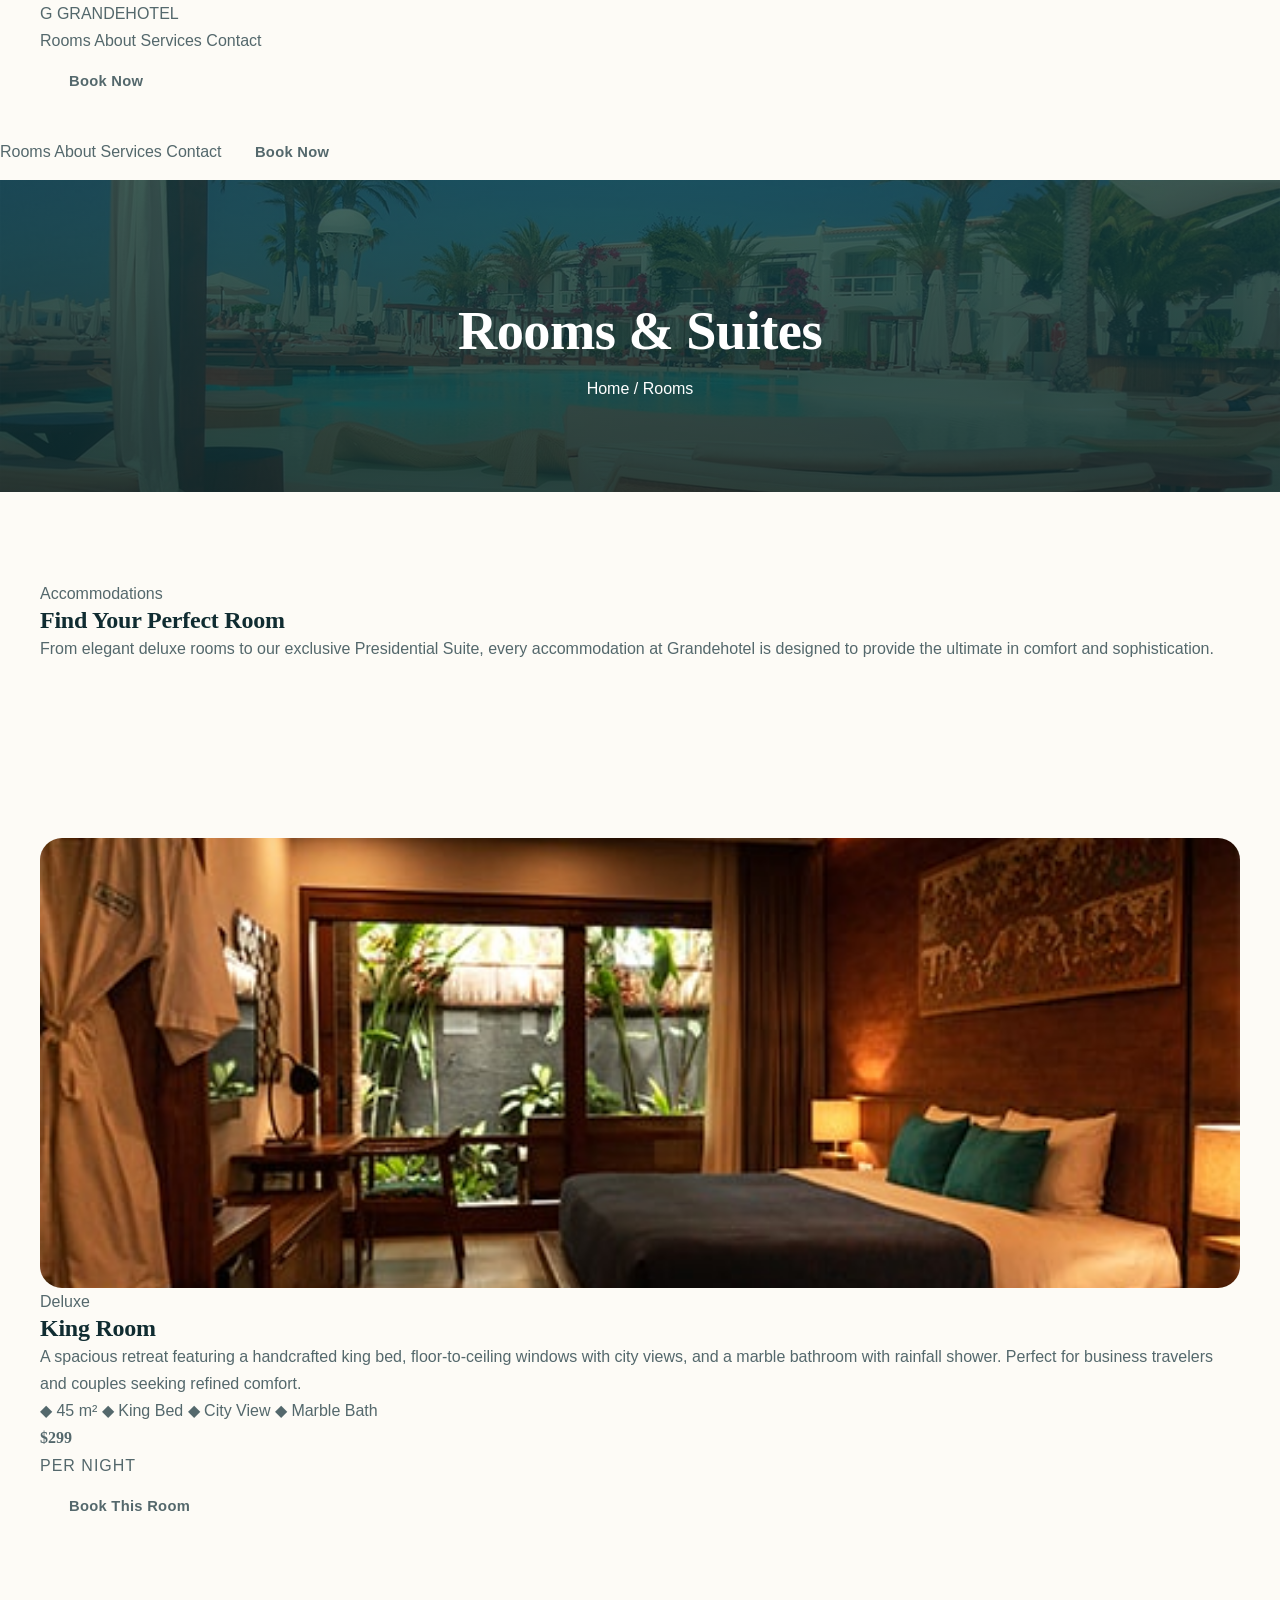
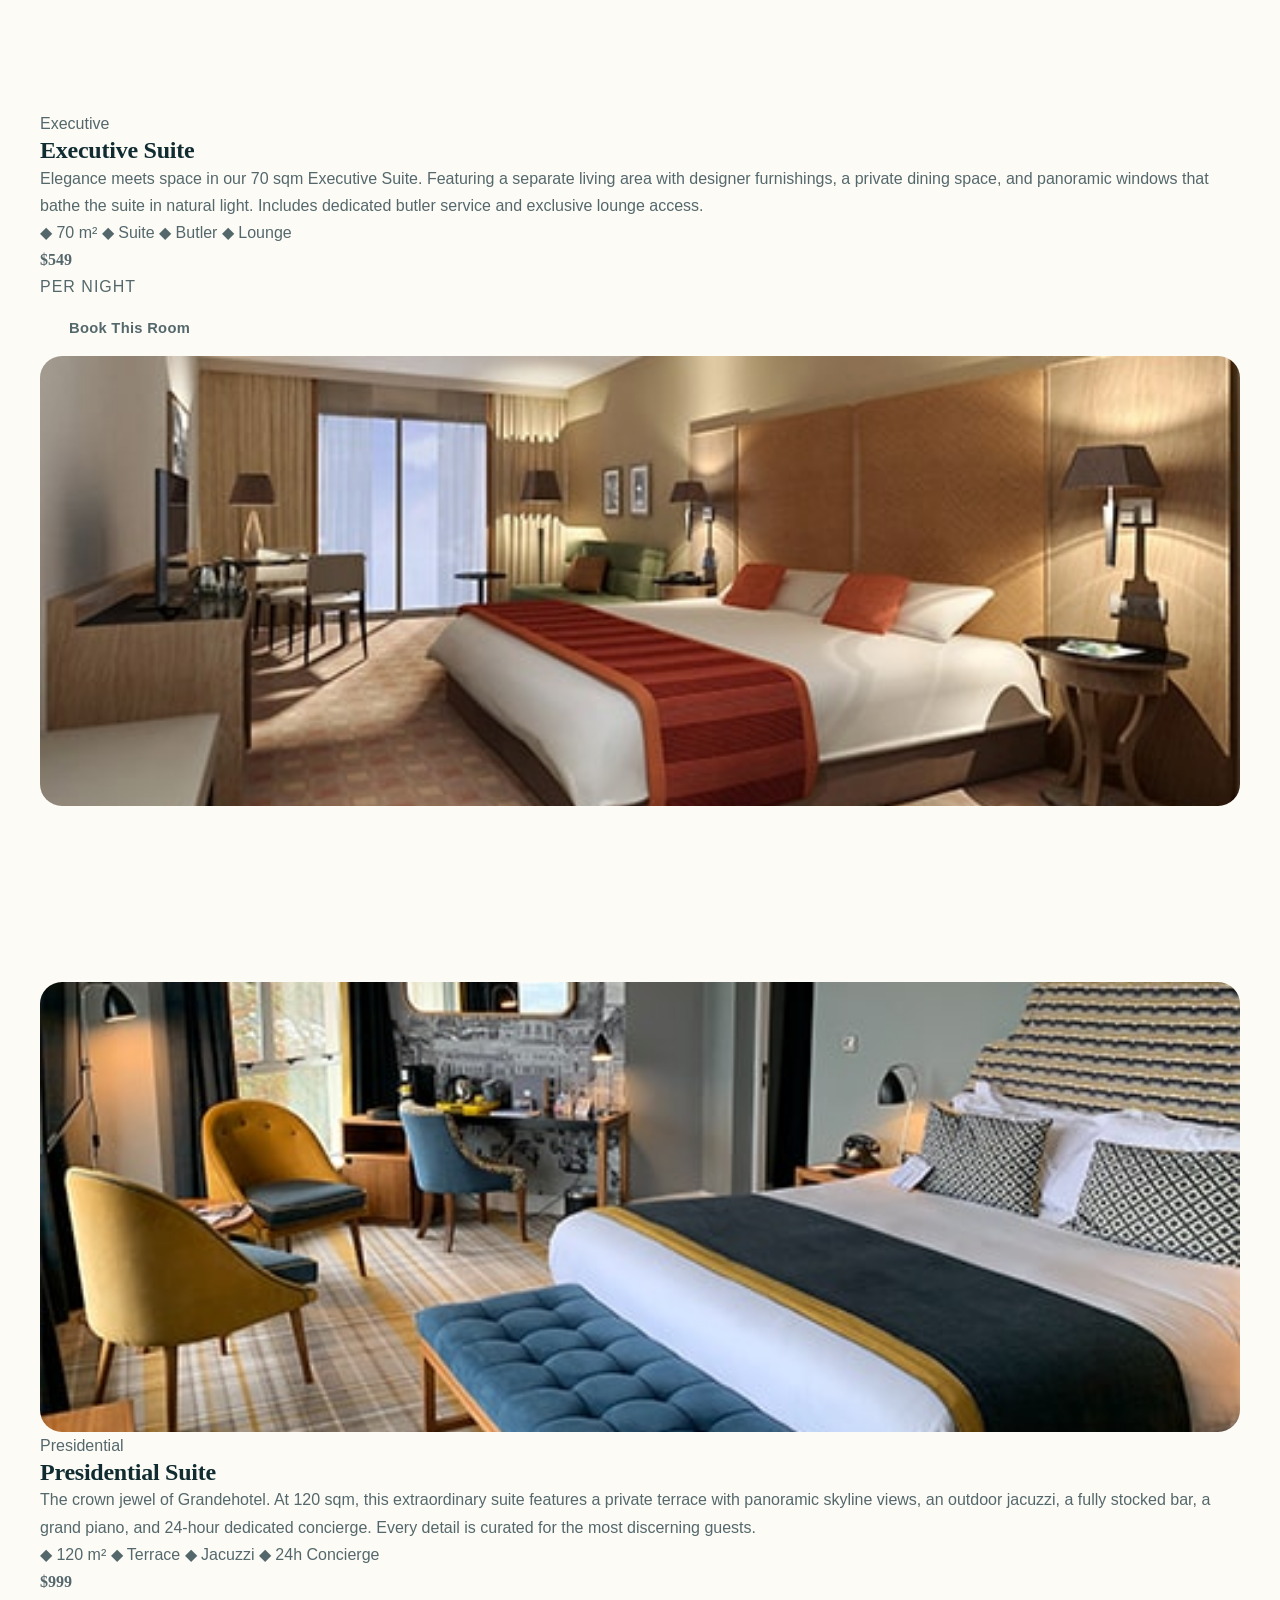
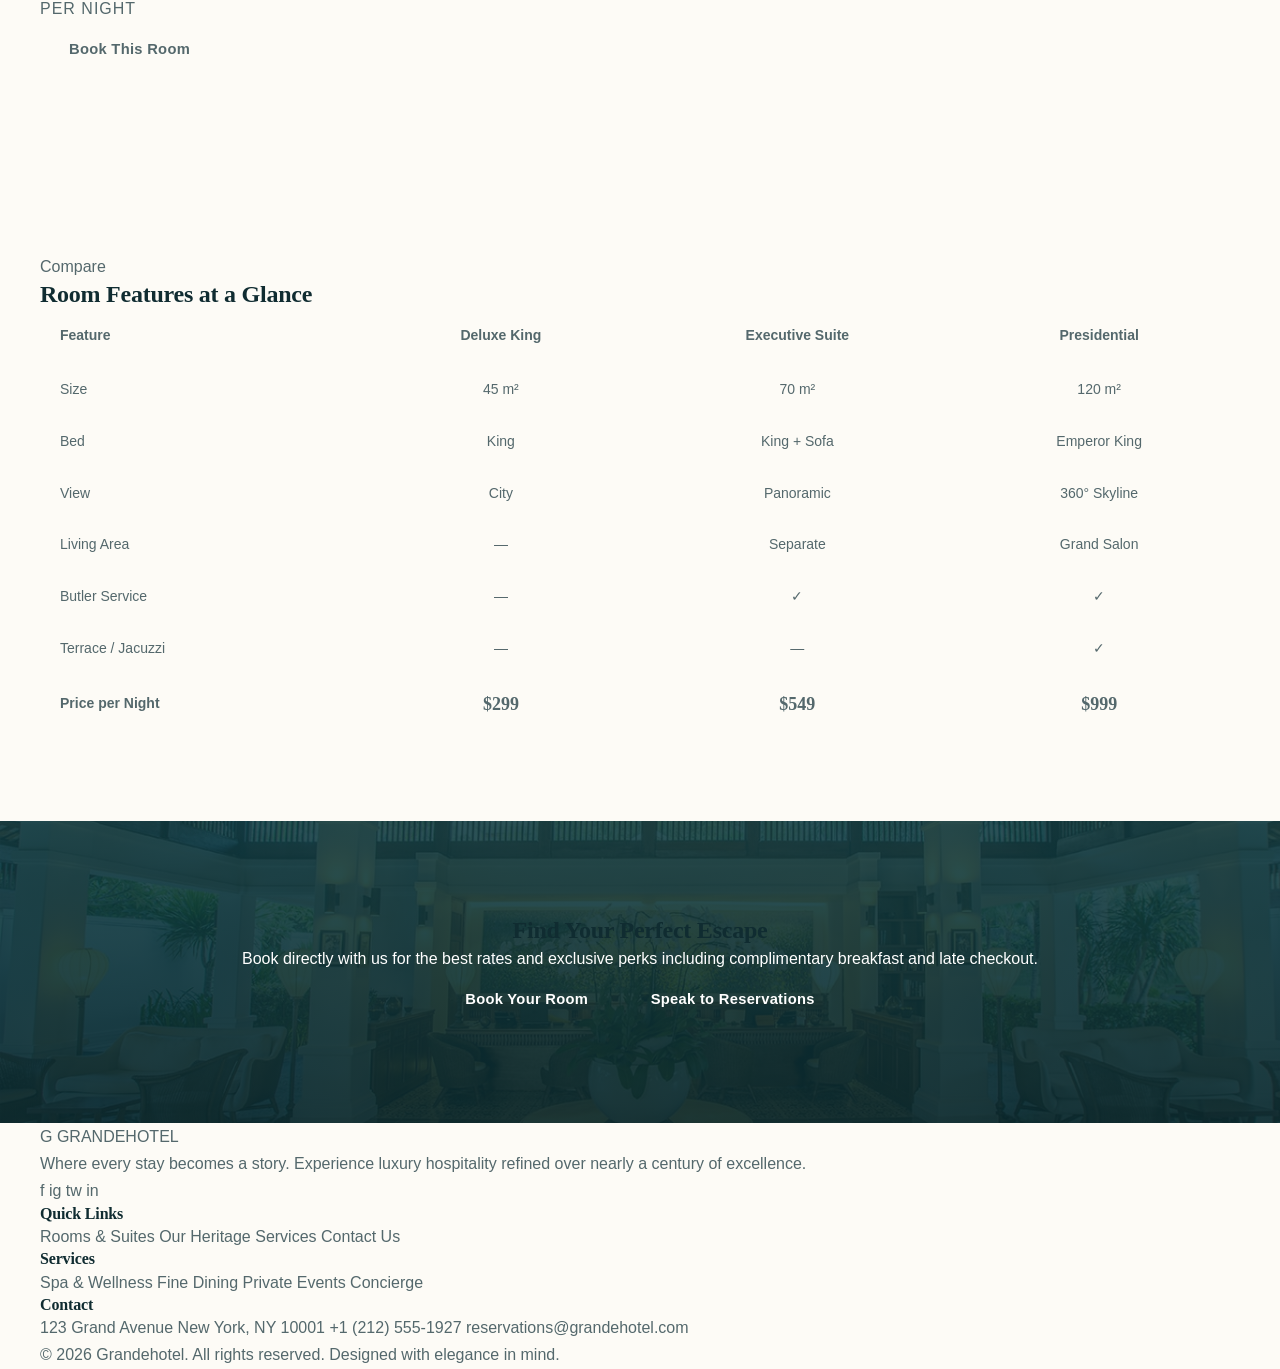
<file: rooms.html>
<!DOCTYPE html>
<html lang="en">
<head>
  <meta charset="UTF-8">
  <meta name="viewport" content="width=device-width, initial-scale=1.0">
  <meta name="description" content="Explore our luxurious rooms and suites at Grandehotel — each designed for comfort, elegance, and unforgettable experiences.">
  <title>Rooms & Suites — GRANDEHOTEL</title>
  <link rel="icon" href="data:image/svg+xml,<svg xmlns='http://www.w3.org/2000/svg' viewBox='0 0 100 100'><text y='.9em' font-size='90'>🏨</text></svg>">
  <link rel="stylesheet" href="assets/css/style.css">
</head>
<body>

  <!-- ========== HEADER ========== -->
  <header class="header header--dark-page">
    <div class="container header__inner">
      <a href="index.html" class="header__brand">
        <span class="header__brand-icon">G</span>
        GRANDEHOTEL
      </a>

      <nav class="header__nav">
        <a href="rooms.html" class="header__nav-link header__nav-link--active">Rooms</a>
        <a href="about.html" class="header__nav-link">About</a>
        <a href="services.html" class="header__nav-link">Services</a>
        <a href="contact.html" class="header__nav-link">Contact</a>
      </nav>

      <a href="contact.html#booking" class="btn btn--primary btn--sm header__cta">Book Now</a>

      <div class="header__burger" aria-label="Menu" role="button" tabindex="0">
        <span class="header__burger-line"></span>
        <span class="header__burger-line"></span>
        <span class="header__burger-line"></span>
      </div>
    </div>

    <nav class="header__mobile-nav">
      <a href="rooms.html" class="header__mobile-nav-link">Rooms</a>
      <a href="about.html" class="header__mobile-nav-link">About</a>
      <a href="services.html" class="header__mobile-nav-link">Services</a>
      <a href="contact.html" class="header__mobile-nav-link">Contact</a>
      <a href="contact.html#booking" class="btn btn--primary btn--full" style="margin-top:1rem;">Book Now</a>
    </nav>
  </header>

  <!-- ========== PAGE BANNER ========== -->
  <section class="page-banner">
    <div class="page-banner__bg" style="background-image: url('assets/img/room-1.jpg');"></div>
    <div class="container">
      <h1 class="page-banner__title">Rooms & Suites</h1>
      <div class="page-banner__breadcrumb">
        <a href="index.html">Home</a>
        <span>/</span>
        <span>Rooms</span>
      </div>
    </div>
  </section>

  <!-- ========== ROOMS INTRO ========== -->
  <section class="section section--cream">
    <div class="container">
      <div class="section-header section-header--center reveal">
        <span class="section-header__subtitle">Accommodations</span>
        <h2 class="section-header__title">Find Your Perfect Room</h2>
        <div class="gold-divider"></div>
        <p class="section-header__text">From elegant deluxe rooms to our exclusive Presidential Suite, every accommodation at Grandehotel is designed to provide the ultimate in comfort and sophistication.</p>
      </div>
    </div>
  </section>

  <!-- ========== DELUXE KING ROOM ========== -->
  <section class="section section--white">
    <div class="container">
      <div class="about-content">
        <div class="room-card__image reveal reveal--left" style="border-radius: var(--radius-lg); overflow: hidden; height: 450px;">
          <img src="assets/img/room-1.jpg" alt="Deluxe King Room" loading="lazy" style="width: 100%; height: 100%; object-fit: cover;">
        </div>
        <div class="reveal reveal--right">
          <span class="section-header__subtitle">Deluxe</span>
          <h2>King Room</h2>
          <div class="gold-divider gold-divider--left"></div>
          <p style="font-size: var(--text-lg); color: var(--gray-600); margin-bottom: var(--space-xl);">A spacious retreat featuring a handcrafted king bed, floor-to-ceiling windows with city views, and a marble bathroom with rainfall shower. Perfect for business travelers and couples seeking refined comfort.</p>

          <div class="room-card__amenities" style="border-top: none; padding-top: 0; margin-bottom: var(--space-xl);">
            <span class="room-card__amenity"><span class="room-card__amenity-icon">◆</span> 45 m²</span>
            <span class="room-card__amenity"><span class="room-card__amenity-icon">◆</span> King Bed</span>
            <span class="room-card__amenity"><span class="room-card__amenity-icon">◆</span> City View</span>
            <span class="room-card__amenity"><span class="room-card__amenity-icon">◆</span> Marble Bath</span>
          </div>

          <div style="display: flex; gap: var(--space-xl); margin-bottom: var(--space-xl);">
            <div>
              <div style="font-family: var(--font-display); font-size: var(--text-3xl); font-weight: 700; color: var(--navy);">$299</div>
              <div style="font-size: var(--text-xs); color: var(--gray-500); text-transform: uppercase; letter-spacing: 1px;">Per Night</div>
            </div>
          </div>

          <a href="contact.html#booking" class="btn btn--primary">Book This Room</a>
        </div>
      </div>
    </div>
  </section>

  <!-- ========== EXECUTIVE SUITE ========== -->
  <section class="section section--cream">
    <div class="container">
      <div class="about-content">
        <div class="reveal reveal--right" style="order: -1;">
          <span class="section-header__subtitle">Executive</span>
          <h2>Executive Suite</h2>
          <div class="gold-divider gold-divider--left"></div>
          <p style="font-size: var(--text-lg); color: var(--gray-600); margin-bottom: var(--space-xl);">Elegance meets space in our 70 sqm Executive Suite. Featuring a separate living area with designer furnishings, a private dining space, and panoramic windows that bathe the suite in natural light. Includes dedicated butler service and exclusive lounge access.</p>

          <div class="room-card__amenities" style="border-top: none; padding-top: 0; margin-bottom: var(--space-xl);">
            <span class="room-card__amenity"><span class="room-card__amenity-icon">◆</span> 70 m²</span>
            <span class="room-card__amenity"><span class="room-card__amenity-icon">◆</span> Suite</span>
            <span class="room-card__amenity"><span class="room-card__amenity-icon">◆</span> Butler</span>
            <span class="room-card__amenity"><span class="room-card__amenity-icon">◆</span> Lounge</span>
          </div>

          <div style="display: flex; gap: var(--space-xl); margin-bottom: var(--space-xl);">
            <div>
              <div style="font-family: var(--font-display); font-size: var(--text-3xl); font-weight: 700; color: var(--navy);">$549</div>
              <div style="font-size: var(--text-xs); color: var(--gray-500); text-transform: uppercase; letter-spacing: 1px;">Per Night</div>
            </div>
          </div>

          <a href="contact.html#booking" class="btn btn--primary">Book This Room</a>
        </div>
        <div class="room-card__image reveal reveal--left" style="border-radius: var(--radius-lg); overflow: hidden; height: 450px;">
          <img src="assets/img/room-2.jpg" alt="Executive Suite" loading="lazy" style="width: 100%; height: 100%; object-fit: cover;">
        </div>
      </div>
    </div>
  </section>

  <!-- ========== PRESIDENTIAL SUITE ========== -->
  <section class="section section--white">
    <div class="container">
      <div class="about-content">
        <div class="room-card__image reveal reveal--left" style="border-radius: var(--radius-lg); overflow: hidden; height: 450px;">
          <img src="assets/img/room-3.jpg" alt="Presidential Suite" loading="lazy" style="width: 100%; height: 100%; object-fit: cover;">
        </div>
        <div class="reveal reveal--right">
          <span class="section-header__subtitle">Presidential</span>
          <h2>Presidential Suite</h2>
          <div class="gold-divider gold-divider--left"></div>
          <p style="font-size: var(--text-lg); color: var(--gray-600); margin-bottom: var(--space-xl);">The crown jewel of Grandehotel. At 120 sqm, this extraordinary suite features a private terrace with panoramic skyline views, an outdoor jacuzzi, a fully stocked bar, a grand piano, and 24-hour dedicated concierge. Every detail is curated for the most discerning guests.</p>

          <div class="room-card__amenities" style="border-top: none; padding-top: 0; margin-bottom: var(--space-xl);">
            <span class="room-card__amenity"><span class="room-card__amenity-icon">◆</span> 120 m²</span>
            <span class="room-card__amenity"><span class="room-card__amenity-icon">◆</span> Terrace</span>
            <span class="room-card__amenity"><span class="room-card__amenity-icon">◆</span> Jacuzzi</span>
            <span class="room-card__amenity"><span class="room-card__amenity-icon">◆</span> 24h Concierge</span>
          </div>

          <div style="display: flex; gap: var(--space-xl); margin-bottom: var(--space-xl);">
            <div>
              <div style="font-family: var(--font-display); font-size: var(--text-3xl); font-weight: 700; color: var(--navy);">$999</div>
              <div style="font-size: var(--text-xs); color: var(--gray-500); text-transform: uppercase; letter-spacing: 1px;">Per Night</div>
            </div>
          </div>

          <a href="contact.html#booking" class="btn btn--primary">Book This Room</a>
        </div>
      </div>
    </div>
  </section>

  <!-- ========== ROOM COMPARISON ========== -->
  <section class="section section--cream">
    <div class="container">
      <div class="section-header section-header--center reveal">
        <span class="section-header__subtitle">Compare</span>
        <h2 class="section-header__title">Room Features at a Glance</h2>
        <div class="gold-divider"></div>
      </div>

      <div style="overflow-x: auto; border-radius: var(--radius-lg); box-shadow: var(--shadow-md); background: var(--white);">
        <table style="width: 100%; border-collapse: collapse; min-width: 600px;">
          <thead>
            <tr style="background-color: var(--navy); color: var(--white);">
              <th style="padding: 16px 20px; text-align: left; font-family: var(--font-body); font-size: 0.875rem; font-weight: 600;">Feature</th>
              <th style="padding: 16px 20px; text-align: center; font-family: var(--font-body); font-size: 0.875rem; font-weight: 600;">Deluxe King</th>
              <th style="padding: 16px 20px; text-align: center; font-family: var(--font-body); font-size: 0.875rem; font-weight: 600;">Executive Suite</th>
              <th style="padding: 16px 20px; text-align: center; font-family: var(--font-body); font-size: 0.875rem; font-weight: 600;">Presidential</th>
            </tr>
          </thead>
          <tbody>
            <tr style="border-bottom: 1px solid var(--gray-200);">
              <td style="padding: 14px 20px; font-size: 0.875rem; color: var(--gray-700);">Size</td>
              <td style="padding: 14px 20px; text-align: center; font-size: 0.875rem; color: var(--gray-600);">45 m²</td>
              <td style="padding: 14px 20px; text-align: center; font-size: 0.875rem; color: var(--gray-600);">70 m²</td>
              <td style="padding: 14px 20px; text-align: center; font-size: 0.875rem; color: var(--gray-600);">120 m²</td>
            </tr>
            <tr style="border-bottom: 1px solid var(--gray-200); background-color: var(--cream);">
              <td style="padding: 14px 20px; font-size: 0.875rem; color: var(--gray-700);">Bed</td>
              <td style="padding: 14px 20px; text-align: center; font-size: 0.875rem; color: var(--gray-600);">King</td>
              <td style="padding: 14px 20px; text-align: center; font-size: 0.875rem; color: var(--gray-600);">King + Sofa</td>
              <td style="padding: 14px 20px; text-align: center; font-size: 0.875rem; color: var(--gray-600);">Emperor King</td>
            </tr>
            <tr style="border-bottom: 1px solid var(--gray-200);">
              <td style="padding: 14px 20px; font-size: 0.875rem; color: var(--gray-700);">View</td>
              <td style="padding: 14px 20px; text-align: center; font-size: 0.875rem; color: var(--gray-600);">City</td>
              <td style="padding: 14px 20px; text-align: center; font-size: 0.875rem; color: var(--gray-600);">Panoramic</td>
              <td style="padding: 14px 20px; text-align: center; font-size: 0.875rem; color: var(--gray-600);">360° Skyline</td>
            </tr>
            <tr style="border-bottom: 1px solid var(--gray-200); background-color: var(--cream);">
              <td style="padding: 14px 20px; font-size: 0.875rem; color: var(--gray-700);">Living Area</td>
              <td style="padding: 14px 20px; text-align: center; font-size: 0.875rem; color: var(--gray-600);">—</td>
              <td style="padding: 14px 20px; text-align: center; font-size: 0.875rem; color: var(--gray-600);">Separate</td>
              <td style="padding: 14px 20px; text-align: center; font-size: 0.875rem; color: var(--gray-600);">Grand Salon</td>
            </tr>
            <tr style="border-bottom: 1px solid var(--gray-200);">
              <td style="padding: 14px 20px; font-size: 0.875rem; color: var(--gray-700);">Butler Service</td>
              <td style="padding: 14px 20px; text-align: center; font-size: 0.875rem; color: var(--gray-600);">—</td>
              <td style="padding: 14px 20px; text-align: center; font-size: 0.875rem; color: var(--gold);">✓</td>
              <td style="padding: 14px 20px; text-align: center; font-size: 0.875rem; color: var(--gold);">✓</td>
            </tr>
            <tr style="border-bottom: 1px solid var(--gray-200); background-color: var(--cream);">
              <td style="padding: 14px 20px; font-size: 0.875rem; color: var(--gray-700);">Terrace / Jacuzzi</td>
              <td style="padding: 14px 20px; text-align: center; font-size: 0.875rem; color: var(--gray-600);">—</td>
              <td style="padding: 14px 20px; text-align: center; font-size: 0.875rem; color: var(--gray-600);">—</td>
              <td style="padding: 14px 20px; text-align: center; font-size: 0.875rem; color: var(--gold);">✓</td>
            </tr>
            <tr>
              <td style="padding: 14px 20px; font-size: 0.875rem; font-weight: 600; color: var(--dark);">Price per Night</td>
              <td style="padding: 14px 20px; text-align: center; font-family: var(--font-display); font-size: 1.125rem; font-weight: 700; color: var(--navy);">$299</td>
              <td style="padding: 14px 20px; text-align: center; font-family: var(--font-display); font-size: 1.125rem; font-weight: 700; color: var(--navy);">$549</td>
              <td style="padding: 14px 20px; text-align: center; font-family: var(--font-display); font-size: 1.125rem; font-weight: 700; color: var(--navy);">$999</td>
            </tr>
          </tbody>
        </table>
      </div>
    </div>
  </section>

  <!-- ========== CTA ========== -->
  <section class="cta-section">
    <div class="container">
      <h2 class="cta-section__title reveal">Find Your Perfect Escape</h2>
      <p class="cta-section__text reveal">Book directly with us for the best rates and exclusive perks including complimentary breakfast and late checkout.</p>
      <div class="cta-section__actions reveal">
        <a href="contact.html#booking" class="btn btn--primary btn--lg">Book Your Room</a>
        <a href="contact.html" class="btn btn--secondary btn--lg">Speak to Reservations</a>
      </div>
    </div>
  </section>

  <!-- ========== FOOTER ========== -->
  <footer class="footer">
    <div class="container">
      <div class="footer__top">
        <div>
          <div class="footer__brand">
            <span class="header__brand-icon">G</span>
            GRANDEHOTEL
          </div>
          <p class="footer__desc">Where every stay becomes a story. Experience luxury hospitality refined over nearly a century of excellence.</p>
          <div class="footer__social">
            <a href="#" class="footer__social-link" aria-label="Facebook">f</a>
            <a href="#" class="footer__social-link" aria-label="Instagram">ig</a>
            <a href="#" class="footer__social-link" aria-label="Twitter">tw</a>
            <a href="#" class="footer__social-link" aria-label="LinkedIn">in</a>
          </div>
        </div>
        <div>
          <h4 class="footer__col-title">Quick Links</h4>
          <div class="footer__links">
            <a href="rooms.html" class="footer__link">Rooms & Suites</a>
            <a href="about.html" class="footer__link">Our Heritage</a>
            <a href="services.html" class="footer__link">Services</a>
            <a href="contact.html" class="footer__link">Contact Us</a>
          </div>
        </div>
        <div>
          <h4 class="footer__col-title">Services</h4>
          <div class="footer__links">
            <a href="services.html" class="footer__link">Spa & Wellness</a>
            <a href="services.html" class="footer__link">Fine Dining</a>
            <a href="services.html" class="footer__link">Private Events</a>
            <a href="services.html" class="footer__link">Concierge</a>
          </div>
        </div>
        <div>
          <h4 class="footer__col-title">Contact</h4>
          <div class="footer__links">
            <span class="footer__link">123 Grand Avenue</span>
            <span class="footer__link">New York, NY 10001</span>
            <a href="tel:+12125551927" class="footer__link">+1 (212) 555-1927</a>
            <a href="mailto:reservations@grandehotel.com" class="footer__link">reservations@grandehotel.com</a>
          </div>
        </div>
      </div>
      <div class="footer__bottom">
        <span>&copy; 2026 Grandehotel. All rights reserved.</span>
        <span>Designed with elegance in mind.</span>
      </div>
    </div>
  </footer>

  <script src="assets/js/main.js"></script>
</body>
</html>
</file>
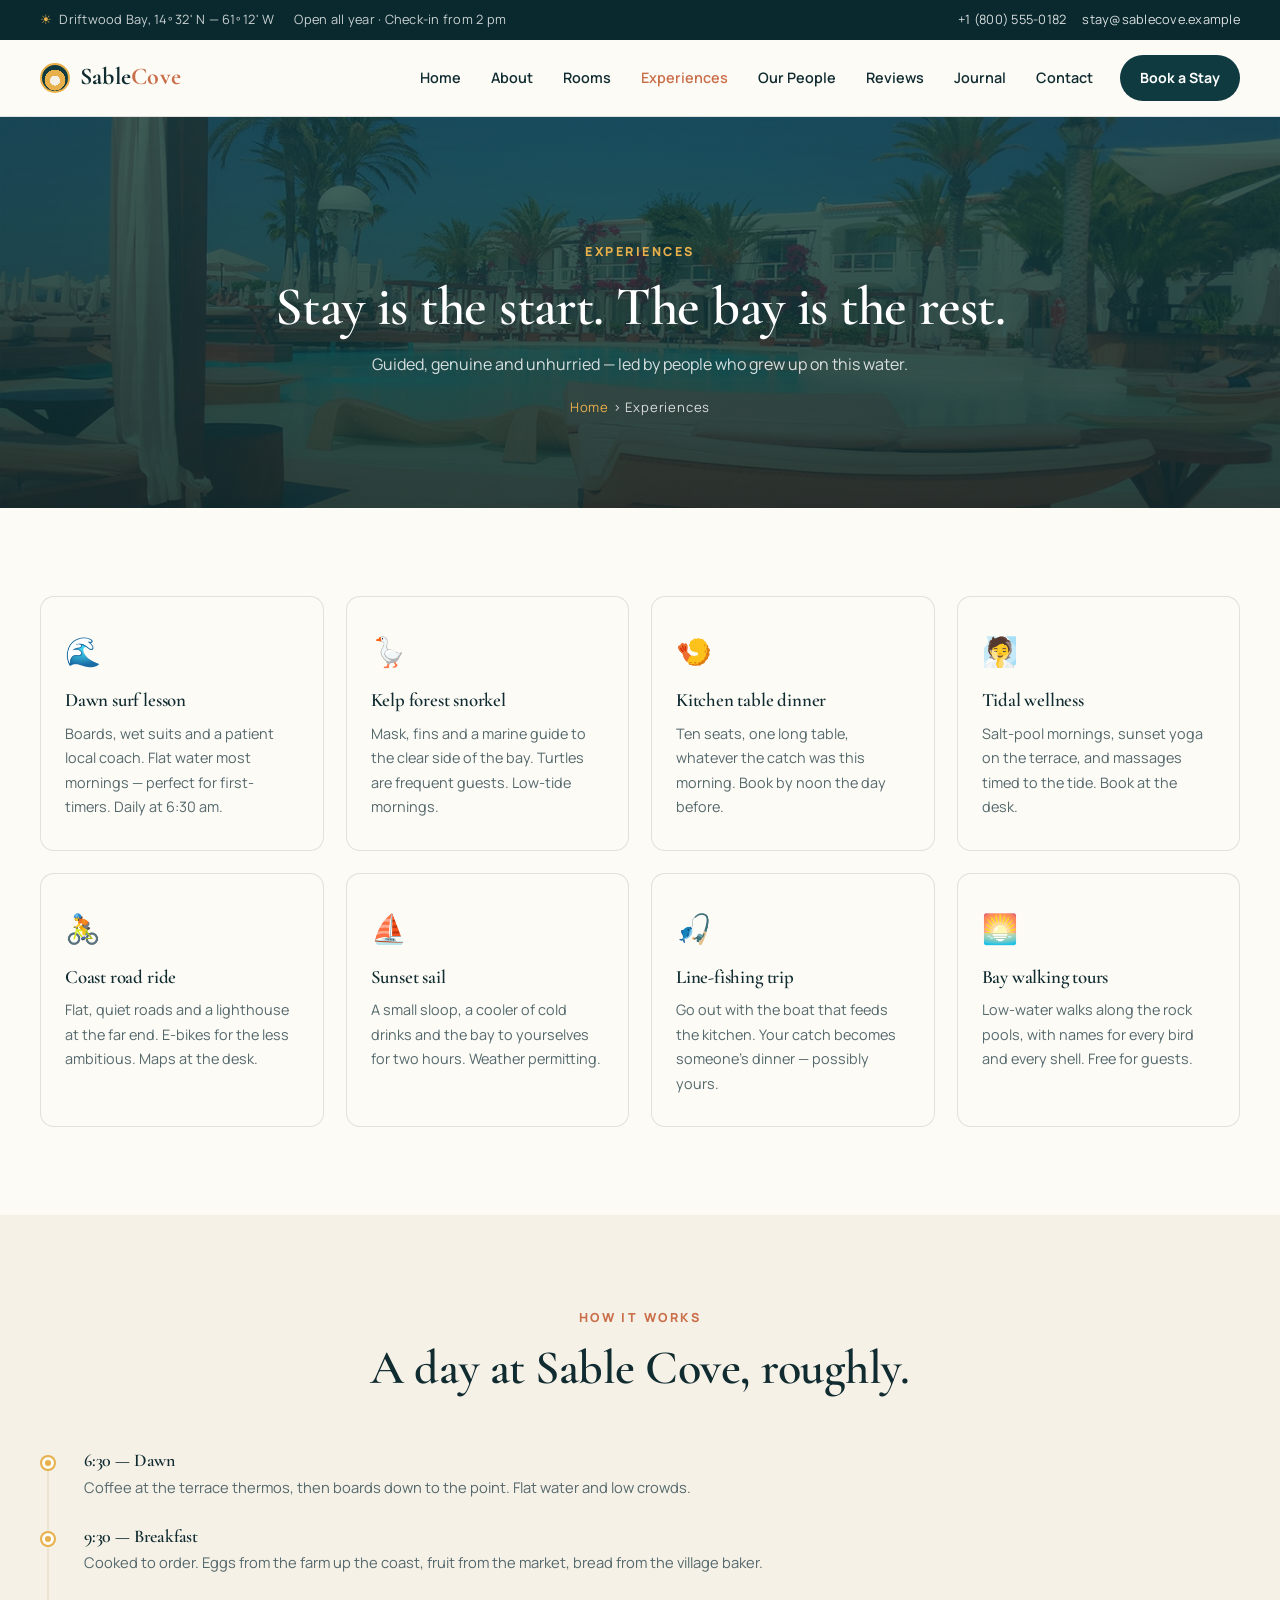
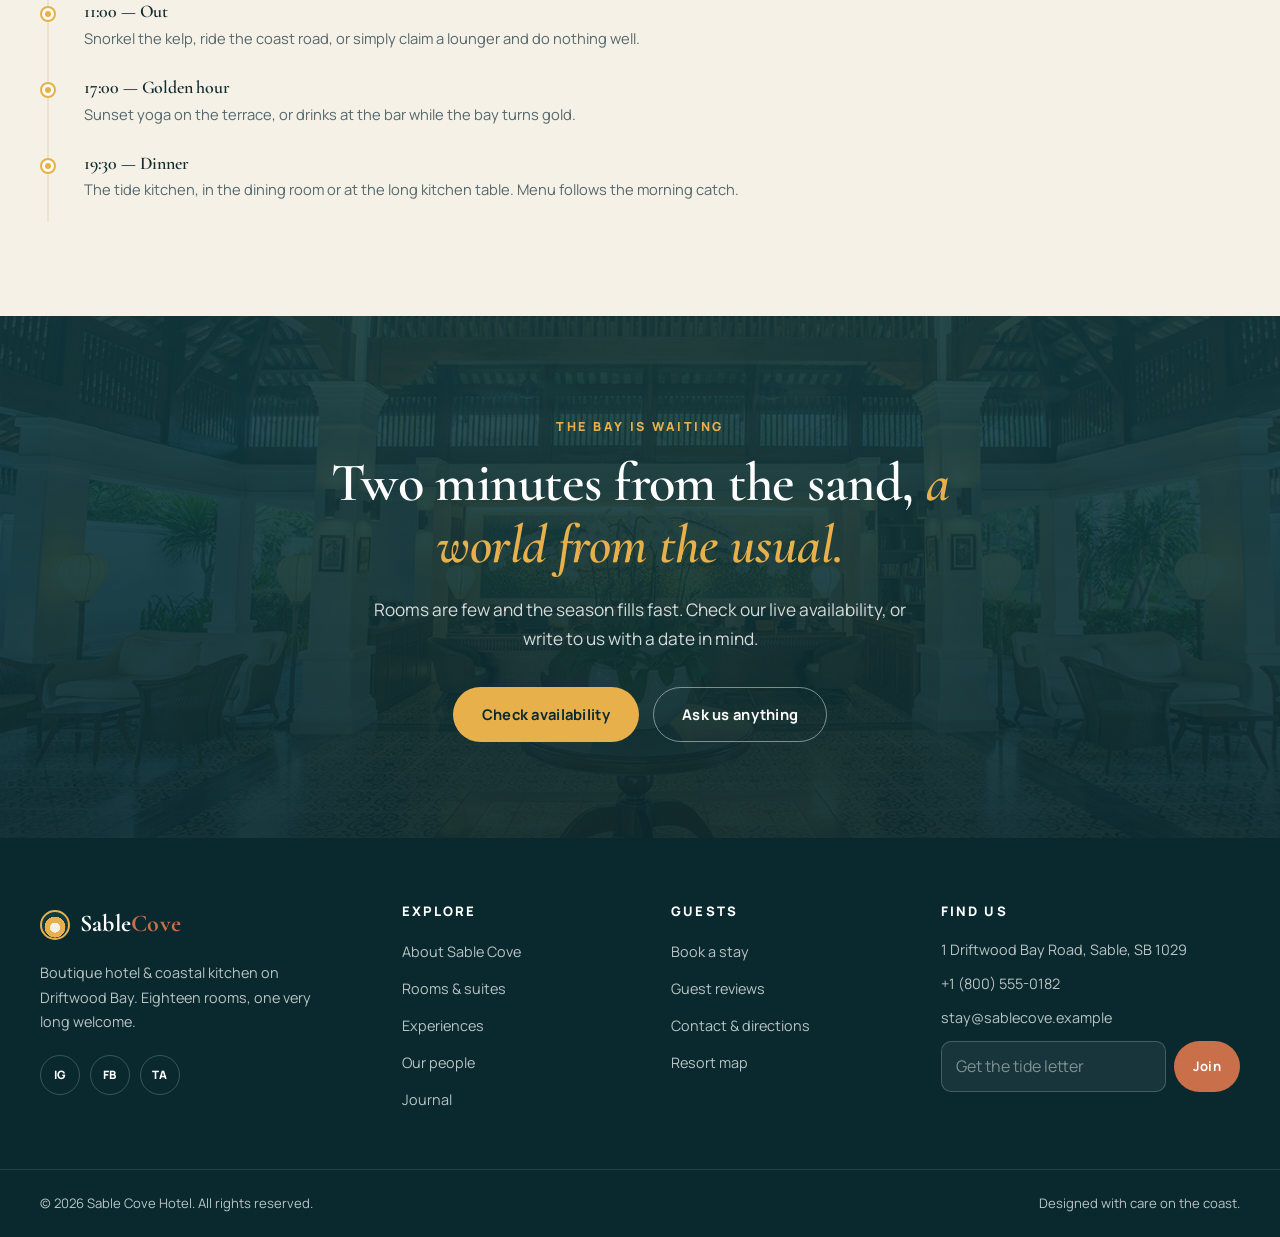
<file: service.html>
<!DOCTYPE html>
<html lang="en">
<head>
  <meta charset="UTF-8">
  <meta name="viewport" content="width=device-width, initial-scale=1.0">
  <title>Experiences — Sable Cove</title>
  <meta name="description" content="A day at Sable Cove: dawn surf lessons, kelp forest snorkelling, kitchen table dinners and sunset sails — all led by locals.">
  <link rel="icon" href="data:image/svg+xml,%3Csvg xmlns='http://www.w3.org/2000/svg' viewBox='0 0 64 64'%3E%3Crect width='64' height='64' rx='14' fill='%230e3a40'/%3E%3Cpath d='M32 44c-9 0-15-5.4-15-12.5C17 24.2 32 10 32 10s15 14.2 15 21.5C47 38.6 41 44 32 44z' fill='%23e8b04b'/%3E%3Cpath d='M32 38c-5.4 0-9-3-9-7.2 0-4.4 9-12 9-12s9 7.6 9 12c0 4.2-3.6 7.2-9 7.2z' fill='%23f6f1e7'/%3E%3C/svg%3E">
  <link rel="preconnect" href="https://fonts.googleapis.com">
  <link rel="preconnect" href="https://fonts.gstatic.com" crossorigin>
  <link href="https://fonts.googleapis.com/css2?family=Cormorant+Garamond:ital,wght@0,400;0,500;0,600;0,700;1,400&family=Manrope:wght@400;500;600;700;800&display=swap" rel="stylesheet">
  <link rel="stylesheet" href="assets/css/style.css">
</head>
<body>
  <a class="skip-link" href="#main">Skip to content</a>

<div class="topbar">
    <div class="container topbar-inner">
      <p class="topbar-item"><span class="topbar-icon">☀</span> Driftwood Bay, 14º 32' N — 61º 12' W</p>
      <p class="topbar-item topbar-mid">Open all year · Check-in from 2 pm</p>
      <p class="topbar-item topbar-end">
        <a href="tel:+18005550182">+1 (800) 555-0182</a>
        <a href="mailto:stay@sablecove.example">stay@sablecove.example</a>
      </p>
    </div>
  </div>

  <header class="site-header" id="top">
    <div class="container nav-wrap">
      <a href="index.html" class="brand">
        <span class="brand-mark" aria-hidden="true"></span>
        <span class="brand-text">Sable<span>Cove</span></span>
      </a>
      <button class="nav-toggle" aria-label="Toggle menu" aria-expanded="false" aria-controls="site-nav">&#9776;</button>
      <nav class="nav-links" id="site-nav" aria-label="Primary">
        <a href="index.html" class="nav-link">Home</a>
        <a href="about.html" class="nav-link">About</a>
        <a href="room.html" class="nav-link">Rooms</a>
        <a href="service.html" class="nav-link">Experiences</a>
        <a href="team.html" class="nav-link">Our People</a>
        <a href="testimonial.html" class="nav-link">Reviews</a>
        <a href="blog.html" class="nav-link">Journal</a>
        <a href="contact.html" class="nav-link">Contact</a>
        <a href="booking.html" class="nav-cta">Book a Stay</a>
      </nav>
    </div>
  </header>

  <main id="main">
    <section class="page-banner">
      <div class="container">
        <p class="eyebrow">Experiences</p>
        <h1>Stay is the start. The bay is the rest.</h1>
        <p>Guided, genuine and unhurried — led by people who grew up on this water.</p>
        <p class="crumb"><a href="index.html">Home</a> › Experiences</p>
      </div>
    </section>
    <section class="section">
      <div class="container">
        <div class="exp-grid">
          <article class="exp-card light reveal">
            <span class="exp-icon" aria-hidden="true">🌊</span>
            <h3>Dawn surf lesson</h3>
            <p>Boards, wet suits and a patient local coach. Flat water most mornings — perfect for first-timers. Daily at 6:30 am.</p>
          </article>
          <article class="exp-card light reveal">
            <span class="exp-icon" aria-hidden="true">🪿</span>
            <h3>Kelp forest snorkel</h3>
            <p>Mask, fins and a marine guide to the clear side of the bay. Turtles are frequent guests. Low-tide mornings.</p>
          </article>
          <article class="exp-card light reveal">
            <span class="exp-icon" aria-hidden="true">🍤</span>
            <h3>Kitchen table dinner</h3>
            <p>Ten seats, one long table, whatever the catch was this morning. Book by noon the day before.</p>
          </article>
          <article class="exp-card light reveal">
            <span class="exp-icon" aria-hidden="true">🧖</span>
            <h3>Tidal wellness</h3>
            <p>Salt-pool mornings, sunset yoga on the terrace, and massages timed to the tide. Book at the desk.</p>
          </article>
          <article class="exp-card light reveal">
            <span class="exp-icon" aria-hidden="true">🚴</span>
            <h3>Coast road ride</h3>
            <p>Flat, quiet roads and a lighthouse at the far end. E-bikes for the less ambitious. Maps at the desk.</p>
          </article>
          <article class="exp-card light reveal">
            <span class="exp-icon" aria-hidden="true">⛵</span>
            <h3>Sunset sail</h3>
            <p>A small sloop, a cooler of cold drinks and the bay to yourselves for two hours. Weather permitting.</p>
          </article>
          <article class="exp-card light reveal">
            <span class="exp-icon" aria-hidden="true">🎣</span>
            <h3>Line-fishing trip</h3>
            <p>Go out with the boat that feeds the kitchen. Your catch becomes someone's dinner — possibly yours.</p>
          </article>
          <article class="exp-card light reveal">
            <span class="exp-icon" aria-hidden="true">🌅</span>
            <h3>Bay walking tours</h3>
            <p>Low-water walks along the rock pools, with names for every bird and every shell. Free for guests.</p>
          </article>
        </div>
      </div>
    </section>

    <section class="section section-cream">
      <div class="container">
              <div class="section-head reveal">
          <p class="eyebrow">How it works</p>
          <h2 class="section-title">A day at Sable Cove, roughly.</h2>
        </div>
        <div class="tl-list">
          <div class="tl-item reveal">
            <h3>6:30 — Dawn</h3>
            <p>Coffee at the terrace thermos, then boards down to the point. Flat water and low crowds.</p>
          </div>
          <div class="tl-item reveal">
            <h3>9:30 — Breakfast</h3>
            <p>Cooked to order. Eggs from the farm up the coast, fruit from the market, bread from the village baker.</p>
          </div>
          <div class="tl-item reveal">
            <h3>11:00 — Out</h3>
            <p>Snorkel the kelp, ride the coast road, or simply claim a lounger and do nothing well.</p>
          </div>
          <div class="tl-item reveal">
            <h3>17:00 — Golden hour</h3>
            <p>Sunset yoga on the terrace, or drinks at the bar while the bay turns gold.</p>
          </div>
          <div class="tl-item reveal">
            <h3>19:30 — Dinner</h3>
            <p>The tide kitchen, in the dining room or at the long kitchen table. Menu follows the morning catch.</p>
          </div>
        </div>
      </div>
    </section>

    <section class="cta-section">
      <div class="container cta-inner reveal">
        <p class="eyebrow">The bay is waiting</p>
        <h2 class="cta-title">Two minutes from the sand, <em>a world from the usual.</em></h2>
        <p class="cta-sub">Rooms are few and the season fills fast. Check our live availability, or write to us with a date in mind.</p>
        <div class="cta-actions">
          <a href="booking.html" class="btn btn-accent">Check availability</a>
          <a href="contact.html" class="btn btn-ghost-dark">Ask us anything</a>
        </div>
      </div>
    </section>
  </main>
<footer class="site-footer">
    <div class="container footer-grid">
      <div class="footer-col">
        <a href="index.html" class="brand footer-brand">
          <span class="brand-mark" aria-hidden="true"></span>
          <span class="brand-text">Sable<span>Cove</span></span>
        </a>
        <p>Boutique hotel &amp; coastal kitchen on Driftwood Bay. Eighteen rooms, one very long welcome.</p>
        <div class="footer-social">
          <a href="https://instagram.com" target="_blank" rel="noopener" aria-label="Instagram">IG</a>
          <a href="https://facebook.com" target="_blank" rel="noopener" aria-label="Facebook">FB</a>
          <a href="https://tripadvisor.com" target="_blank" rel="noopener" aria-label="Tripadvisor">TA</a>
        </div>
      </div>
      <div class="footer-col">
        <h3>Explore</h3>
        <ul class="footer-links">
          <li><a href="about.html">About Sable Cove</a></li>
          <li><a href="room.html">Rooms &amp; suites</a></li>
          <li><a href="service.html">Experiences</a></li>
          <li><a href="team.html">Our people</a></li>
          <li><a href="blog.html">Journal</a></li>
        </ul>
      </div>
      <div class="footer-col">
        <h3>Guests</h3>
        <ul class="footer-links">
          <li><a href="booking.html">Book a stay</a></li>
          <li><a href="testimonial.html">Guest reviews</a></li>
          <li><a href="contact.html">Contact &amp; directions</a></li>
          <li><a href="404.html">Resort map</a></li>
        </ul>
      </div>
      <div class="footer-col">
        <h3>Find us</h3>
        <ul class="footer-links footer-contact">
          <li>1 Driftwood Bay Road, Sable, SB 1029</li>
          <li><a href="tel:+18005550182">+1 (800) 555-0182</a></li>
          <li><a href="mailto:stay@sablecove.example">stay@sablecove.example</a></li>
        </ul>
        <form class="newsletter" data-form novalidate>
          <label for="nl-email" class="sr-only">Email for the tide letter</label>
          <input id="nl-email" type="email" name="email" placeholder="Get the tide letter" required>
          <button type="submit" class="btn btn-primary btn-sm">Join</button>
          <p class="form-msg form-ok">Welcome to the tide letter — first one this Friday.</p>
          <p class="form-msg form-err">Please enter a valid email address.</p>
        </form>
      </div>
    </div>
    <div class="footer-bottom">
      <div class="container">
        <p>© <span data-year>2026</span> Sable Cove Hotel. All rights reserved.</p>
        <p>Designed with care on the coast.</p>
      </div>
    </div>
  </footer>

  <button class="back-to-top" aria-label="Back to top">&#8593;</button>
  <script src="assets/js/main.js"></script>
</body>
</html>
</file>
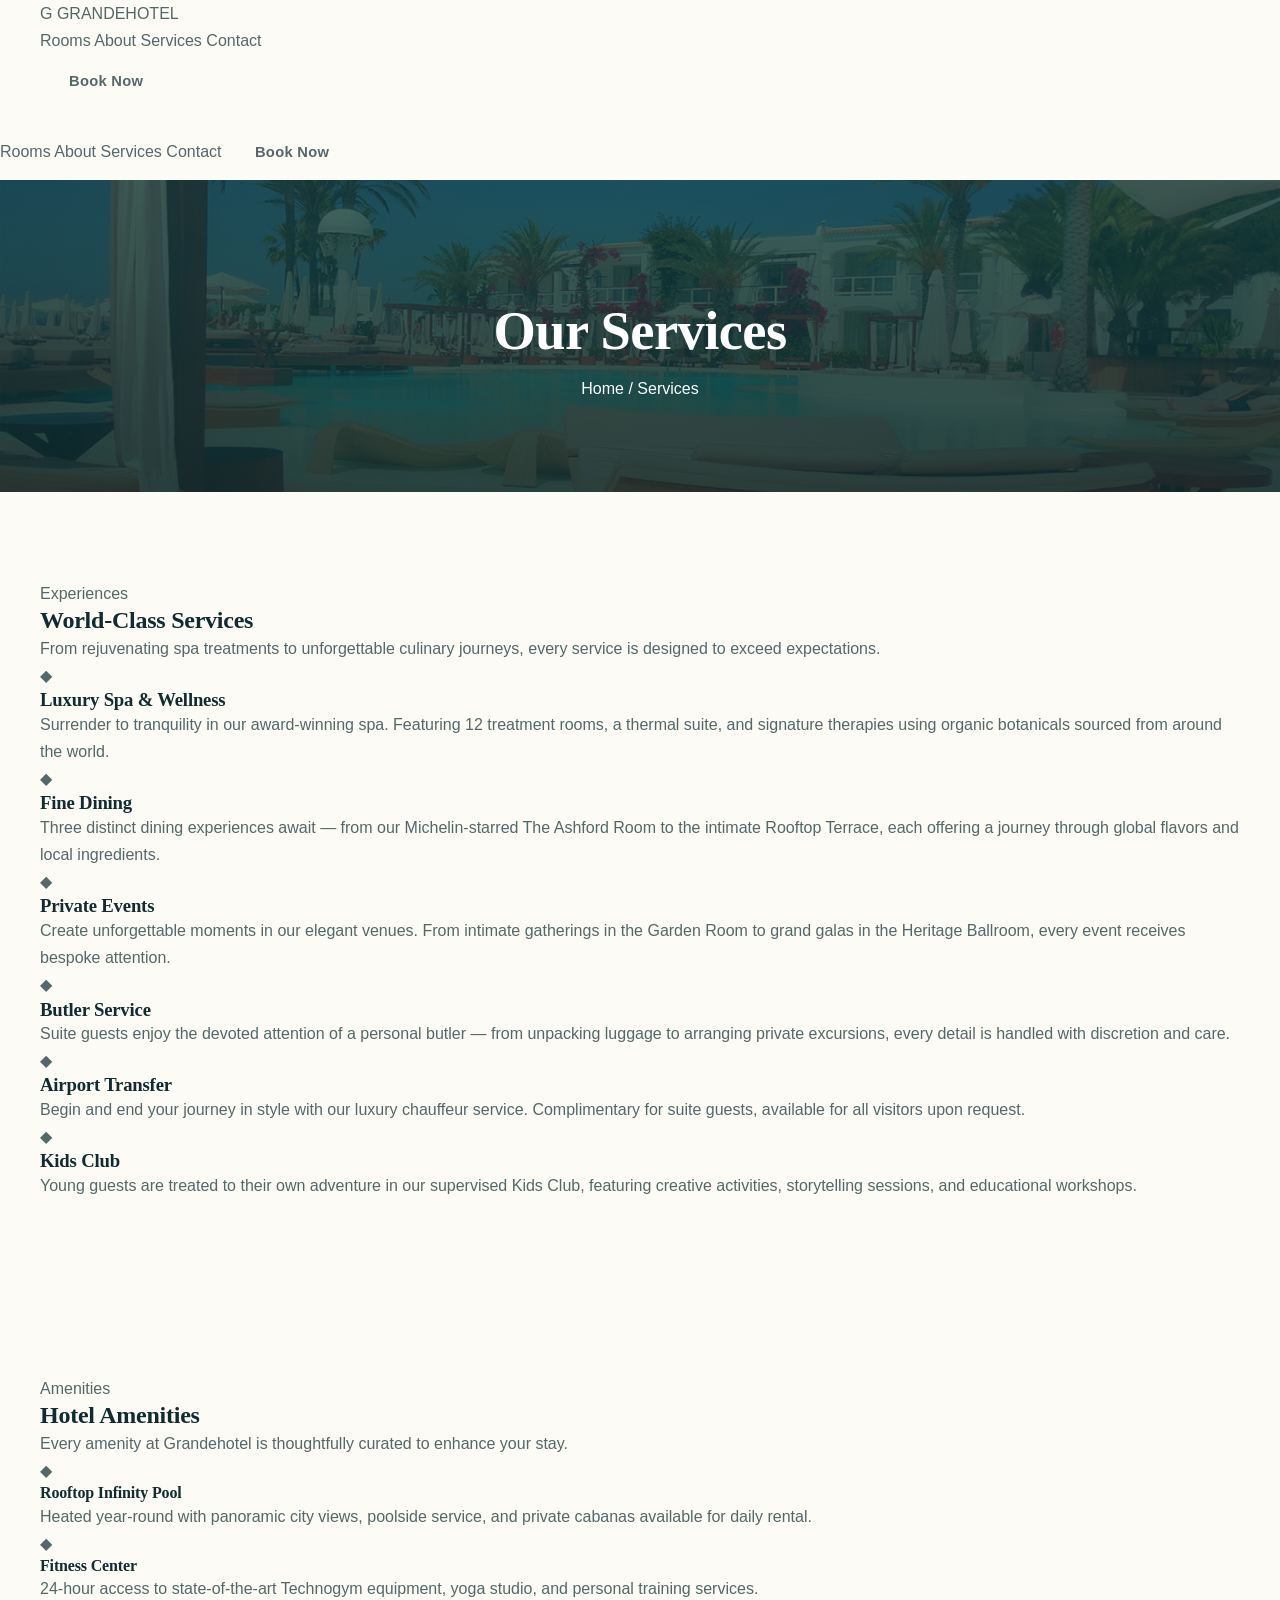
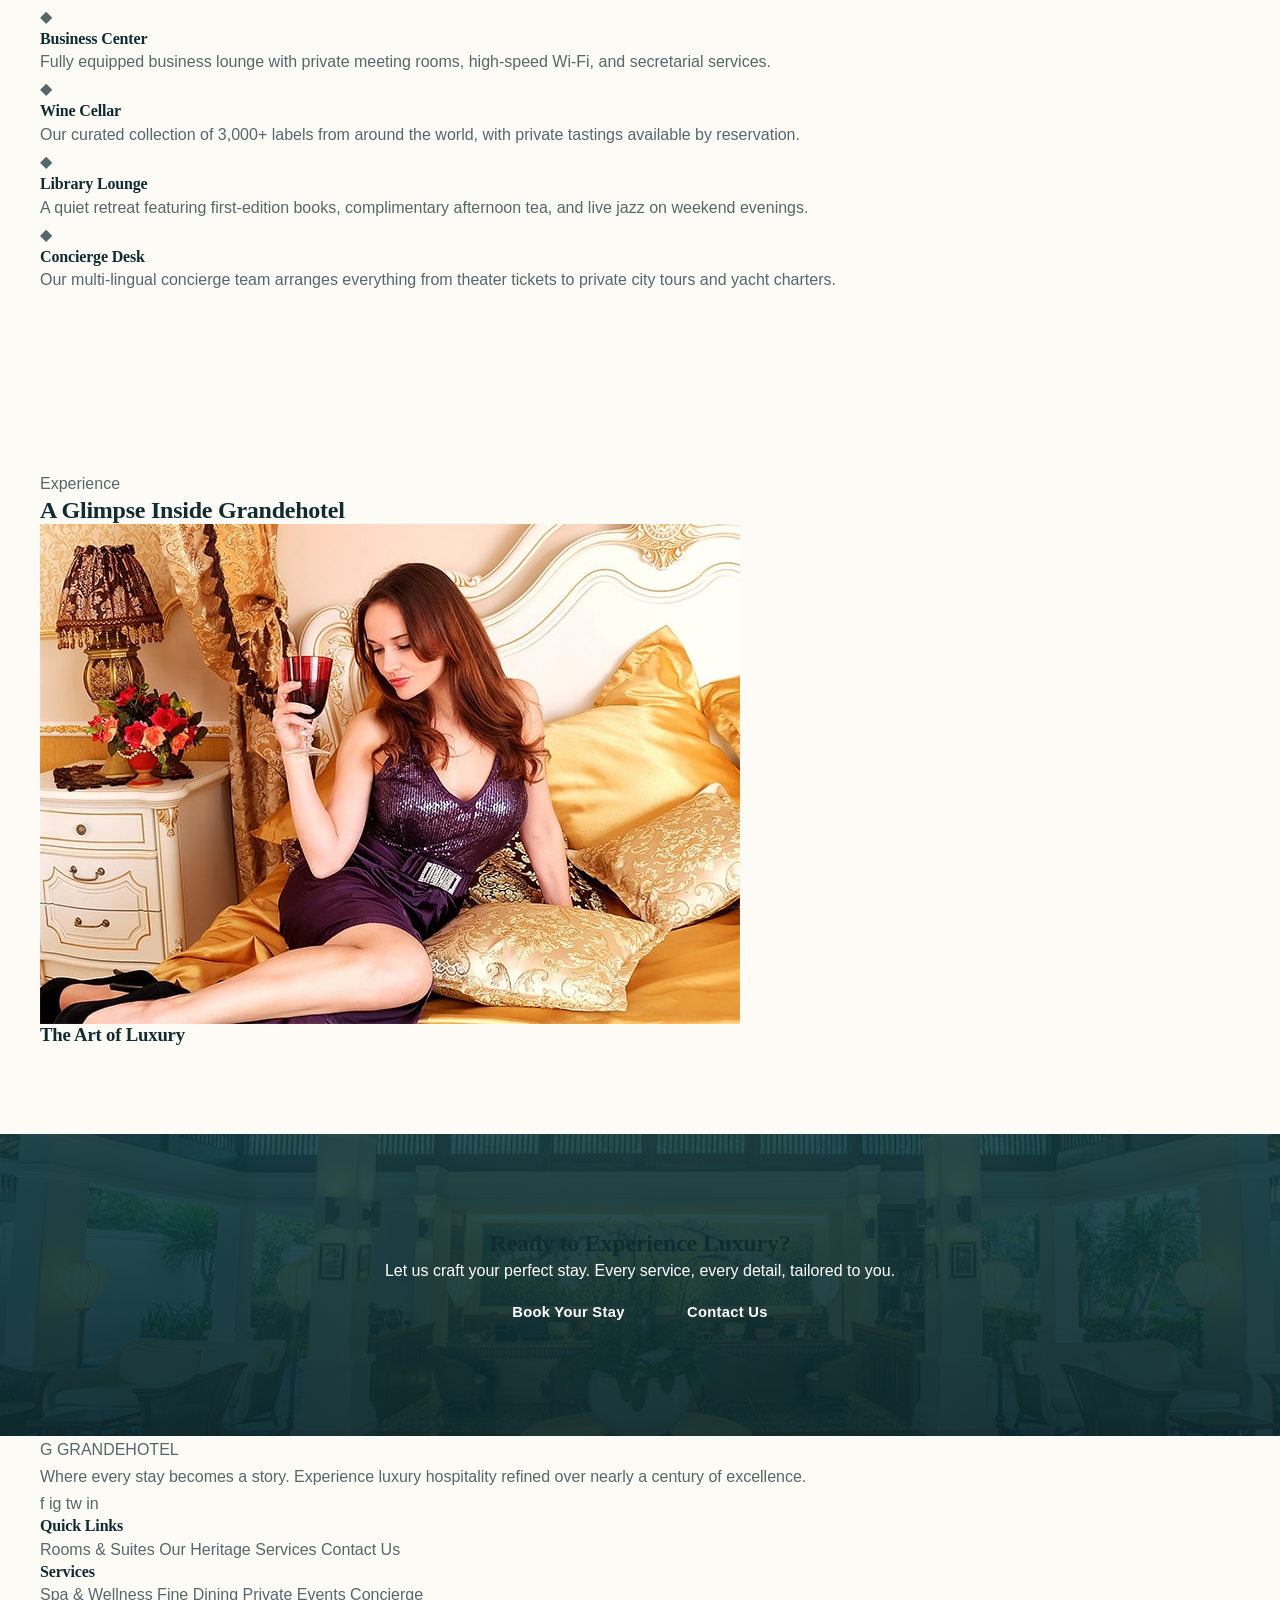
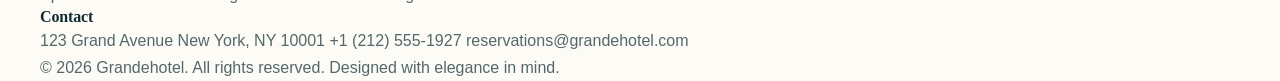
<file: services.html>
<!DOCTYPE html>
<html lang="en">
<head>
  <meta charset="UTF-8">
  <meta name="viewport" content="width=device-width, initial-scale=1.0">
  <meta name="description" content="Discover world-class services at Grandehotel — luxury spa, fine dining, private events, and dedicated concierge.">
  <title>Services — GRANDEHOTEL</title>
  <link rel="icon" href="data:image/svg+xml,<svg xmlns='http://www.w3.org/2000/svg' viewBox='0 0 100 100'><text y='.9em' font-size='90'>🏨</text></svg>">
  <link rel="stylesheet" href="assets/css/style.css">
</head>
<body>

  <!-- ========== HEADER ========== -->
  <header class="header header--dark-page">
    <div class="container header__inner">
      <a href="index.html" class="header__brand">
        <span class="header__brand-icon">G</span>
        GRANDEHOTEL
      </a>

      <nav class="header__nav">
        <a href="rooms.html" class="header__nav-link">Rooms</a>
        <a href="about.html" class="header__nav-link">About</a>
        <a href="services.html" class="header__nav-link header__nav-link--active">Services</a>
        <a href="contact.html" class="header__nav-link">Contact</a>
      </nav>

      <a href="contact.html#booking" class="btn btn--primary btn--sm header__cta">Book Now</a>

      <div class="header__burger" aria-label="Menu" role="button" tabindex="0">
        <span class="header__burger-line"></span>
        <span class="header__burger-line"></span>
        <span class="header__burger-line"></span>
      </div>
    </div>

    <nav class="header__mobile-nav">
      <a href="rooms.html" class="header__mobile-nav-link">Rooms</a>
      <a href="about.html" class="header__mobile-nav-link">About</a>
      <a href="services.html" class="header__mobile-nav-link">Services</a>
      <a href="contact.html" class="header__mobile-nav-link">Contact</a>
      <a href="contact.html#booking" class="btn btn--primary btn--full" style="margin-top:1rem;">Book Now</a>
    </nav>
  </header>

  <!-- ========== PAGE BANNER ========== -->
  <section class="page-banner">
    <div class="page-banner__bg" style="background-image: url('assets/img/carousel-2.jpg');"></div>
    <div class="container">
      <h1 class="page-banner__title">Our Services</h1>
      <div class="page-banner__breadcrumb">
        <a href="index.html">Home</a>
        <span>/</span>
        <span>Services</span>
      </div>
    </div>
  </section>

  <!-- ========== MAIN SERVICES ========== -->
  <section class="section section--cream">
    <div class="container">
      <div class="section-header section-header--center reveal">
        <span class="section-header__subtitle">Experiences</span>
        <h2 class="section-header__title">World-Class Services</h2>
        <div class="gold-divider"></div>
        <p class="section-header__text">From rejuvenating spa treatments to unforgettable culinary journeys, every service is designed to exceed expectations.</p>
      </div>

      <div class="services-grid reveal-stagger">
        <div class="service-card">
          <div class="service-card__icon">◆</div>
          <h3 class="service-card__title">Luxury Spa & Wellness</h3>
          <p class="service-card__text">Surrender to tranquility in our award-winning spa. Featuring 12 treatment rooms, a thermal suite, and signature therapies using organic botanicals sourced from around the world.</p>
        </div>
        <div class="service-card">
          <div class="service-card__icon">◆</div>
          <h3 class="service-card__title">Fine Dining</h3>
          <p class="service-card__text">Three distinct dining experiences await — from our Michelin-starred The Ashford Room to the intimate Rooftop Terrace, each offering a journey through global flavors and local ingredients.</p>
        </div>
        <div class="service-card">
          <div class="service-card__icon">◆</div>
          <h3 class="service-card__title">Private Events</h3>
          <p class="service-card__text">Create unforgettable moments in our elegant venues. From intimate gatherings in the Garden Room to grand galas in the Heritage Ballroom, every event receives bespoke attention.</p>
        </div>
        <div class="service-card">
          <div class="service-card__icon">◆</div>
          <h3 class="service-card__title">Butler Service</h3>
          <p class="service-card__text">Suite guests enjoy the devoted attention of a personal butler — from unpacking luggage to arranging private excursions, every detail is handled with discretion and care.</p>
        </div>
        <div class="service-card">
          <div class="service-card__icon">◆</div>
          <h3 class="service-card__title">Airport Transfer</h3>
          <p class="service-card__text">Begin and end your journey in style with our luxury chauffeur service. Complimentary for suite guests, available for all visitors upon request.</p>
        </div>
        <div class="service-card">
          <div class="service-card__icon">◆</div>
          <h3 class="service-card__title">Kids Club</h3>
          <p class="service-card__text">Young guests are treated to their own adventure in our supervised Kids Club, featuring creative activities, storytelling sessions, and educational workshops.</p>
        </div>
      </div>
    </div>
  </section>

  <!-- ========== AMENITIES DETAIL ========== -->
  <section class="section section--white">
    <div class="container">
      <div class="section-header reveal">
        <span class="section-header__subtitle">Amenities</span>
        <h2 class="section-header__title">Hotel Amenities</h2>
        <div class="gold-divider gold-divider--left"></div>
        <p class="section-header__text">Every amenity at Grandehotel is thoughtfully curated to enhance your stay.</p>
      </div>

      <div class="amenities-detail-grid reveal-stagger">
        <div class="amenity-detail">
          <div class="amenity-detail__icon">◆</div>
          <div class="amenity-detail__content">
            <h4>Rooftop Infinity Pool</h4>
            <p>Heated year-round with panoramic city views, poolside service, and private cabanas available for daily rental.</p>
          </div>
        </div>
        <div class="amenity-detail">
          <div class="amenity-detail__icon">◆</div>
          <div class="amenity-detail__content">
            <h4>Fitness Center</h4>
            <p>24-hour access to state-of-the-art Technogym equipment, yoga studio, and personal training services.</p>
          </div>
        </div>
        <div class="amenity-detail">
          <div class="amenity-detail__icon">◆</div>
          <div class="amenity-detail__content">
            <h4>Business Center</h4>
            <p>Fully equipped business lounge with private meeting rooms, high-speed Wi-Fi, and secretarial services.</p>
          </div>
        </div>
        <div class="amenity-detail">
          <div class="amenity-detail__icon">◆</div>
          <div class="amenity-detail__content">
            <h4>Wine Cellar</h4>
            <p>Our curated collection of 3,000+ labels from around the world, with private tastings available by reservation.</p>
          </div>
        </div>
        <div class="amenity-detail">
          <div class="amenity-detail__icon">◆</div>
          <div class="amenity-detail__content">
            <h4>Library Lounge</h4>
            <p>A quiet retreat featuring first-edition books, complimentary afternoon tea, and live jazz on weekend evenings.</p>
          </div>
        </div>
        <div class="amenity-detail">
          <div class="amenity-detail__icon">◆</div>
          <div class="amenity-detail__content">
            <h4>Concierge Desk</h4>
            <p>Our multi-lingual concierge team arranges everything from theater tickets to private city tours and yacht charters.</p>
          </div>
        </div>
      </div>
    </div>
  </section>

  <!-- ========== VIDEO SECTION ========== -->
  <section class="section section--cream">
    <div class="container">
      <div class="section-header section-header--center reveal">
        <span class="section-header__subtitle">Experience</span>
        <h2 class="section-header__title">A Glimpse Inside Grandehotel</h2>
        <div class="gold-divider"></div>
      </div>

      <div class="video-section reveal reveal--scale">
        <img class="video-section__bg" src="assets/img/video.jpg" alt="Grandehotel Experience" loading="lazy">
        <div class="video-section__overlay">
          <div class="video-section__play" role="button" aria-label="Play video" tabindex="0"></div>
          <h3 class="video-section__title">The Art of Luxury</h3>
        </div>
      </div>
    </div>
  </section>

  <!-- ========== CTA ========== -->
  <section class="cta-section">
    <div class="container">
      <h2 class="cta-section__title reveal">Ready to Experience Luxury?</h2>
      <p class="cta-section__text reveal">Let us craft your perfect stay. Every service, every detail, tailored to you.</p>
      <div class="cta-section__actions reveal">
        <a href="contact.html#booking" class="btn btn--primary btn--lg">Book Your Stay</a>
        <a href="contact.html" class="btn btn--secondary btn--lg">Contact Us</a>
      </div>
    </div>
  </section>

  <!-- ========== FOOTER ========== -->
  <footer class="footer">
    <div class="container">
      <div class="footer__top">
        <div>
          <div class="footer__brand">
            <span class="header__brand-icon">G</span>
            GRANDEHOTEL
          </div>
          <p class="footer__desc">Where every stay becomes a story. Experience luxury hospitality refined over nearly a century of excellence.</p>
          <div class="footer__social">
            <a href="#" class="footer__social-link" aria-label="Facebook">f</a>
            <a href="#" class="footer__social-link" aria-label="Instagram">ig</a>
            <a href="#" class="footer__social-link" aria-label="Twitter">tw</a>
            <a href="#" class="footer__social-link" aria-label="LinkedIn">in</a>
          </div>
        </div>
        <div>
          <h4 class="footer__col-title">Quick Links</h4>
          <div class="footer__links">
            <a href="rooms.html" class="footer__link">Rooms & Suites</a>
            <a href="about.html" class="footer__link">Our Heritage</a>
            <a href="services.html" class="footer__link">Services</a>
            <a href="contact.html" class="footer__link">Contact Us</a>
          </div>
        </div>
        <div>
          <h4 class="footer__col-title">Services</h4>
          <div class="footer__links">
            <a href="services.html" class="footer__link">Spa & Wellness</a>
            <a href="services.html" class="footer__link">Fine Dining</a>
            <a href="services.html" class="footer__link">Private Events</a>
            <a href="services.html" class="footer__link">Concierge</a>
          </div>
        </div>
        <div>
          <h4 class="footer__col-title">Contact</h4>
          <div class="footer__links">
            <span class="footer__link">123 Grand Avenue</span>
            <span class="footer__link">New York, NY 10001</span>
            <a href="tel:+12125551927" class="footer__link">+1 (212) 555-1927</a>
            <a href="mailto:reservations@grandehotel.com" class="footer__link">reservations@grandehotel.com</a>
          </div>
        </div>
      </div>
      <div class="footer__bottom">
        <span>&copy; 2026 Grandehotel. All rights reserved.</span>
        <span>Designed with elegance in mind.</span>
      </div>
    </div>
  </footer>

  <script src="assets/js/main.js"></script>
</body>
</html>
</file>
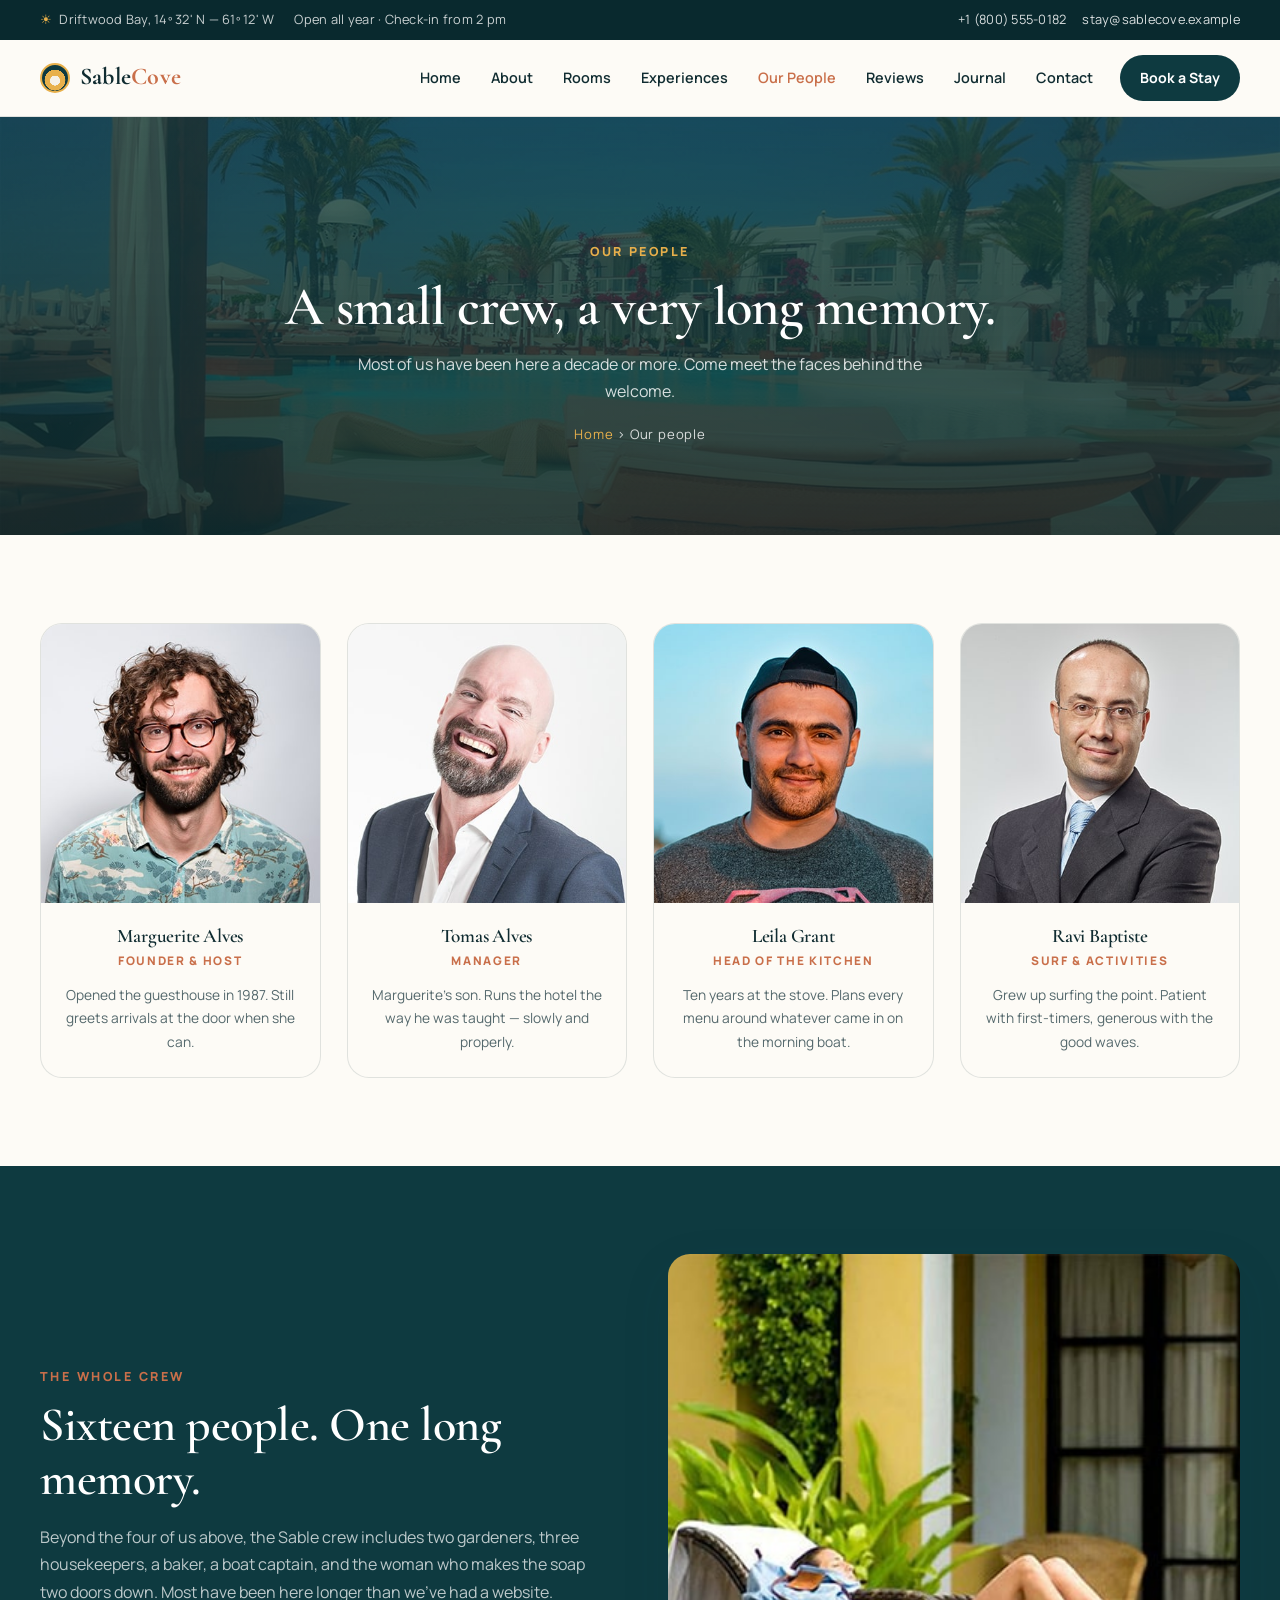
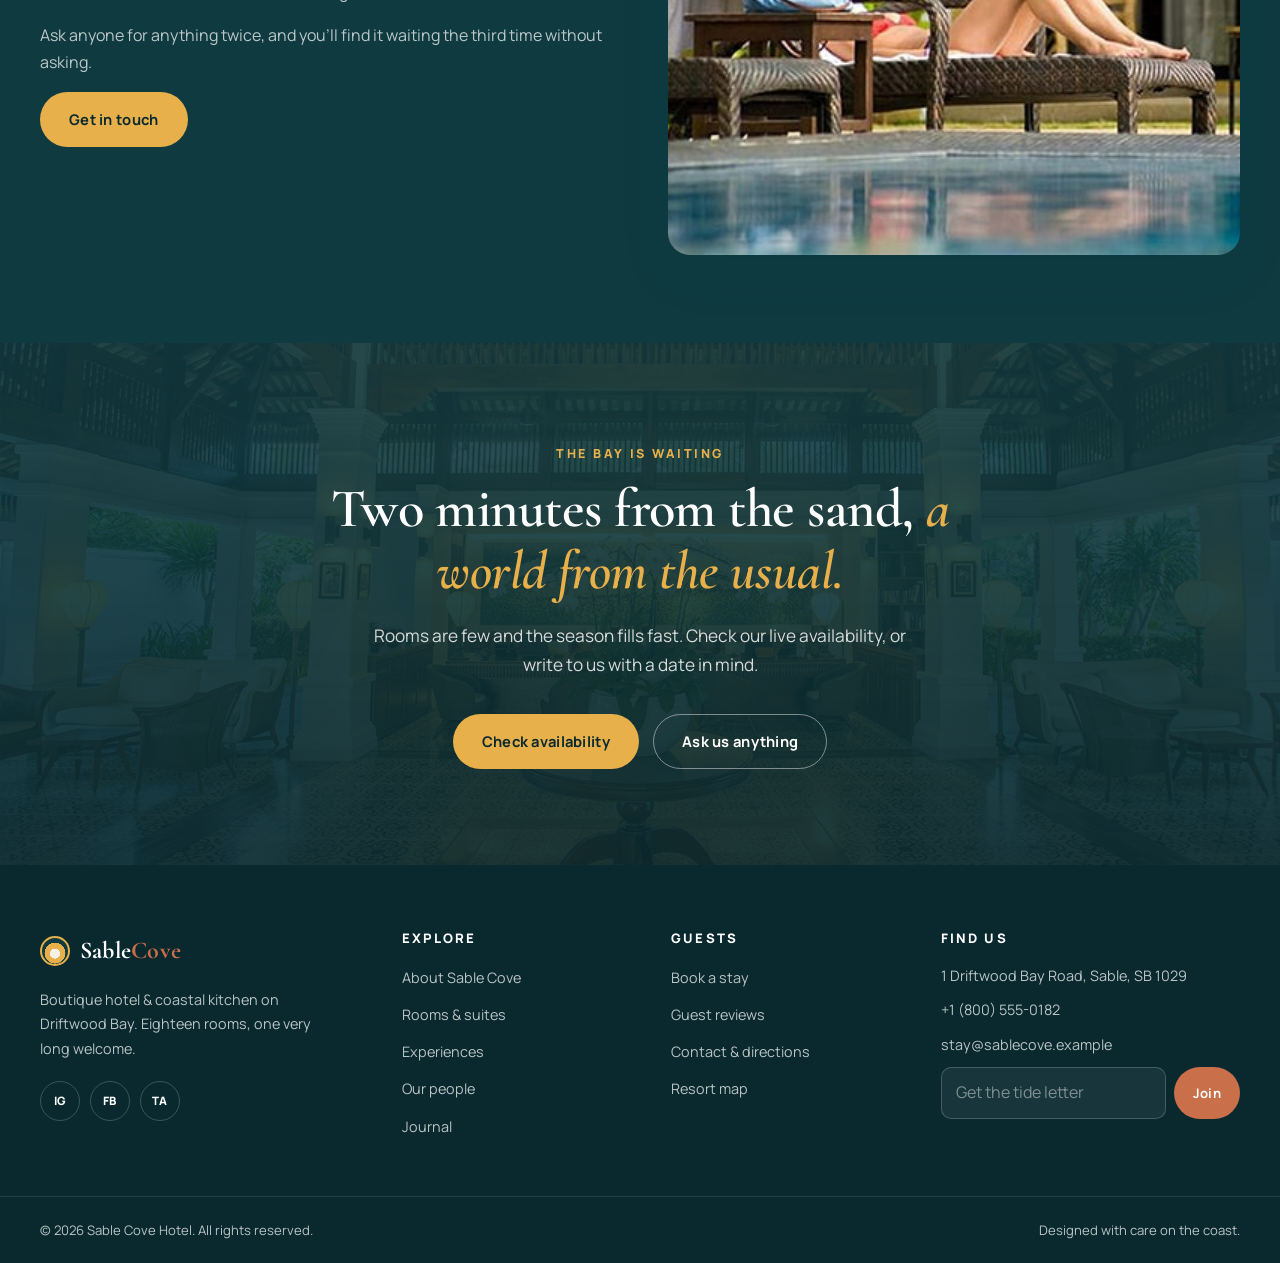
<file: team.html>
<!DOCTYPE html>
<html lang="en">
<head>
  <meta charset="UTF-8">
  <meta name="viewport" content="width=device-width, initial-scale=1.0">
  <title>Our People — Sable Cove</title>
  <meta name="description" content="Meet the Sable Cove crew — the family, cooks, surf coaches and housekeepers who have run this boutique hotel for four decades.">
  <link rel="icon" href="data:image/svg+xml,%3Csvg xmlns='http://www.w3.org/2000/svg' viewBox='0 0 64 64'%3E%3Crect width='64' height='64' rx='14' fill='%230e3a40'/%3E%3Cpath d='M32 44c-9 0-15-5.4-15-12.5C17 24.2 32 10 32 10s15 14.2 15 21.5C47 38.6 41 44 32 44z' fill='%23e8b04b'/%3E%3Cpath d='M32 38c-5.4 0-9-3-9-7.2 0-4.4 9-12 9-12s9 7.6 9 12c0 4.2-3.6 7.2-9 7.2z' fill='%23f6f1e7'/%3E%3C/svg%3E">
  <link rel="preconnect" href="https://fonts.googleapis.com">
  <link rel="preconnect" href="https://fonts.gstatic.com" crossorigin>
  <link href="https://fonts.googleapis.com/css2?family=Cormorant+Garamond:ital,wght@0,400;0,500;0,600;0,700;1,400&family=Manrope:wght@400;500;600;700;800&display=swap" rel="stylesheet">
  <link rel="stylesheet" href="assets/css/style.css">
</head>
<body>
  <a class="skip-link" href="#main">Skip to content</a>

<div class="topbar">
    <div class="container topbar-inner">
      <p class="topbar-item"><span class="topbar-icon">☀</span> Driftwood Bay, 14º 32' N — 61º 12' W</p>
      <p class="topbar-item topbar-mid">Open all year · Check-in from 2 pm</p>
      <p class="topbar-item topbar-end">
        <a href="tel:+18005550182">+1 (800) 555-0182</a>
        <a href="mailto:stay@sablecove.example">stay@sablecove.example</a>
      </p>
    </div>
  </div>

  <header class="site-header" id="top">
    <div class="container nav-wrap">
      <a href="index.html" class="brand">
        <span class="brand-mark" aria-hidden="true"></span>
        <span class="brand-text">Sable<span>Cove</span></span>
      </a>
      <button class="nav-toggle" aria-label="Toggle menu" aria-expanded="false" aria-controls="site-nav">&#9776;</button>
      <nav class="nav-links" id="site-nav" aria-label="Primary">
        <a href="index.html" class="nav-link">Home</a>
        <a href="about.html" class="nav-link">About</a>
        <a href="room.html" class="nav-link">Rooms</a>
        <a href="service.html" class="nav-link">Experiences</a>
        <a href="team.html" class="nav-link">Our People</a>
        <a href="testimonial.html" class="nav-link">Reviews</a>
        <a href="blog.html" class="nav-link">Journal</a>
        <a href="contact.html" class="nav-link">Contact</a>
        <a href="booking.html" class="nav-cta">Book a Stay</a>
      </nav>
    </div>
  </header>

  <main id="main">
    <section class="page-banner">
      <div class="container">
        <p class="eyebrow">Our people</p>
        <h1>A small crew, a very long memory.</h1>
        <p>Most of us have been here a decade or more. Come meet the faces behind the welcome.</p>
        <p class="crumb"><a href="index.html">Home</a> › Our people</p>
      </div>
    </section>
    <section class="section">
      <div class="container">
        <div class="team-grid">
          <article class="team-card reveal">
            <img src="assets/img/team-1.jpg" alt="Marguerite Alves, founder of Sable Cove" loading="lazy">
            <div class="team-body">
              <h3>Marguerite Alves</h3>
              <span class="team-role">Founder &amp; Host</span>
              <p>Opened the guesthouse in 1987. Still greets arrivals at the door when she can.</p>
            </div>
          </article>
          <article class="team-card reveal">
            <img src="assets/img/team-2.jpg" alt="Tomas Alves, hotel manager" loading="lazy">
            <div class="team-body">
              <h3>Tomas Alves</h3>
              <span class="team-role">Manager</span>
              <p>Marguerite's son. Runs the hotel the way he was taught — slowly and properly.</p>
            </div>
          </article>
          <article class="team-card reveal">
            <img src="assets/img/team-3.jpg" alt="Leila Grant, head of the tide kitchen" loading="lazy">
            <div class="team-body">
              <h3>Leila Grant</h3>
              <span class="team-role">Head of the Kitchen</span>
              <p>Ten years at the stove. Plans every menu around whatever came in on the morning boat.</p>
            </div>
          </article>
          <article class="team-card reveal">
            <img src="assets/img/team-4.jpg" alt="Ravi Baptiste, surf and activities lead" loading="lazy">
            <div class="team-body">
              <h3>Ravi Baptiste</h3>
              <span class="team-role">Surf &amp; Activities</span>
              <p>Grew up surfing the point. Patient with first-timers, generous with the good waves.</p>
            </div>
          </article>
        </div>
      </div>
    </section>

    <section class="section section-dark">
      <div class="container split">
        <div class="split-copy reveal">
          <p class="eyebrow">The whole crew</p>
          <h2 class="section-title" style="color:#fff">Sixteen people. One long memory.</h2>
          <p style="color:rgba(255,255,255,0.72)">Beyond the four of us above, the Sable crew includes two gardeners, three housekeepers, a baker, a boat captain, and the woman who makes the soap two doors down. Most have been here longer than we've had a website.</p>
          <p style="color:rgba(255,255,255,0.72)">Ask anyone for anything twice, and you'll find it waiting the third time without asking.</p>
          <a href="contact.html" class="btn btn-accent">Get in touch</a>
        </div>
        <div class="split-media reveal">
          <img src="assets/img/about-4.jpg" alt="The Sable Cove crew together on the beachfront terrace" loading="lazy">
        </div>
      </div>
    </section>

    <section class="cta-section">
      <div class="container cta-inner reveal">
        <p class="eyebrow">The bay is waiting</p>
        <h2 class="cta-title">Two minutes from the sand, <em>a world from the usual.</em></h2>
        <p class="cta-sub">Rooms are few and the season fills fast. Check our live availability, or write to us with a date in mind.</p>
        <div class="cta-actions">
          <a href="booking.html" class="btn btn-accent">Check availability</a>
          <a href="contact.html" class="btn btn-ghost-dark">Ask us anything</a>
        </div>
      </div>
    </section>
  </main>
<footer class="site-footer">
    <div class="container footer-grid">
      <div class="footer-col">
        <a href="index.html" class="brand footer-brand">
          <span class="brand-mark" aria-hidden="true"></span>
          <span class="brand-text">Sable<span>Cove</span></span>
        </a>
        <p>Boutique hotel &amp; coastal kitchen on Driftwood Bay. Eighteen rooms, one very long welcome.</p>
        <div class="footer-social">
          <a href="https://instagram.com" target="_blank" rel="noopener" aria-label="Instagram">IG</a>
          <a href="https://facebook.com" target="_blank" rel="noopener" aria-label="Facebook">FB</a>
          <a href="https://tripadvisor.com" target="_blank" rel="noopener" aria-label="Tripadvisor">TA</a>
        </div>
      </div>
      <div class="footer-col">
        <h3>Explore</h3>
        <ul class="footer-links">
          <li><a href="about.html">About Sable Cove</a></li>
          <li><a href="room.html">Rooms &amp; suites</a></li>
          <li><a href="service.html">Experiences</a></li>
          <li><a href="team.html">Our people</a></li>
          <li><a href="blog.html">Journal</a></li>
        </ul>
      </div>
      <div class="footer-col">
        <h3>Guests</h3>
        <ul class="footer-links">
          <li><a href="booking.html">Book a stay</a></li>
          <li><a href="testimonial.html">Guest reviews</a></li>
          <li><a href="contact.html">Contact &amp; directions</a></li>
          <li><a href="404.html">Resort map</a></li>
        </ul>
      </div>
      <div class="footer-col">
        <h3>Find us</h3>
        <ul class="footer-links footer-contact">
          <li>1 Driftwood Bay Road, Sable, SB 1029</li>
          <li><a href="tel:+18005550182">+1 (800) 555-0182</a></li>
          <li><a href="mailto:stay@sablecove.example">stay@sablecove.example</a></li>
        </ul>
        <form class="newsletter" data-form novalidate>
          <label for="nl-email" class="sr-only">Email for the tide letter</label>
          <input id="nl-email" type="email" name="email" placeholder="Get the tide letter" required>
          <button type="submit" class="btn btn-primary btn-sm">Join</button>
          <p class="form-msg form-ok">Welcome to the tide letter — first one this Friday.</p>
          <p class="form-msg form-err">Please enter a valid email address.</p>
        </form>
      </div>
    </div>
    <div class="footer-bottom">
      <div class="container">
        <p>© <span data-year>2026</span> Sable Cove Hotel. All rights reserved.</p>
        <p>Designed with care on the coast.</p>
      </div>
    </div>
  </footer>

  <button class="back-to-top" aria-label="Back to top">&#8593;</button>
  <script src="assets/js/main.js"></script>
</body>
</html>
</file>
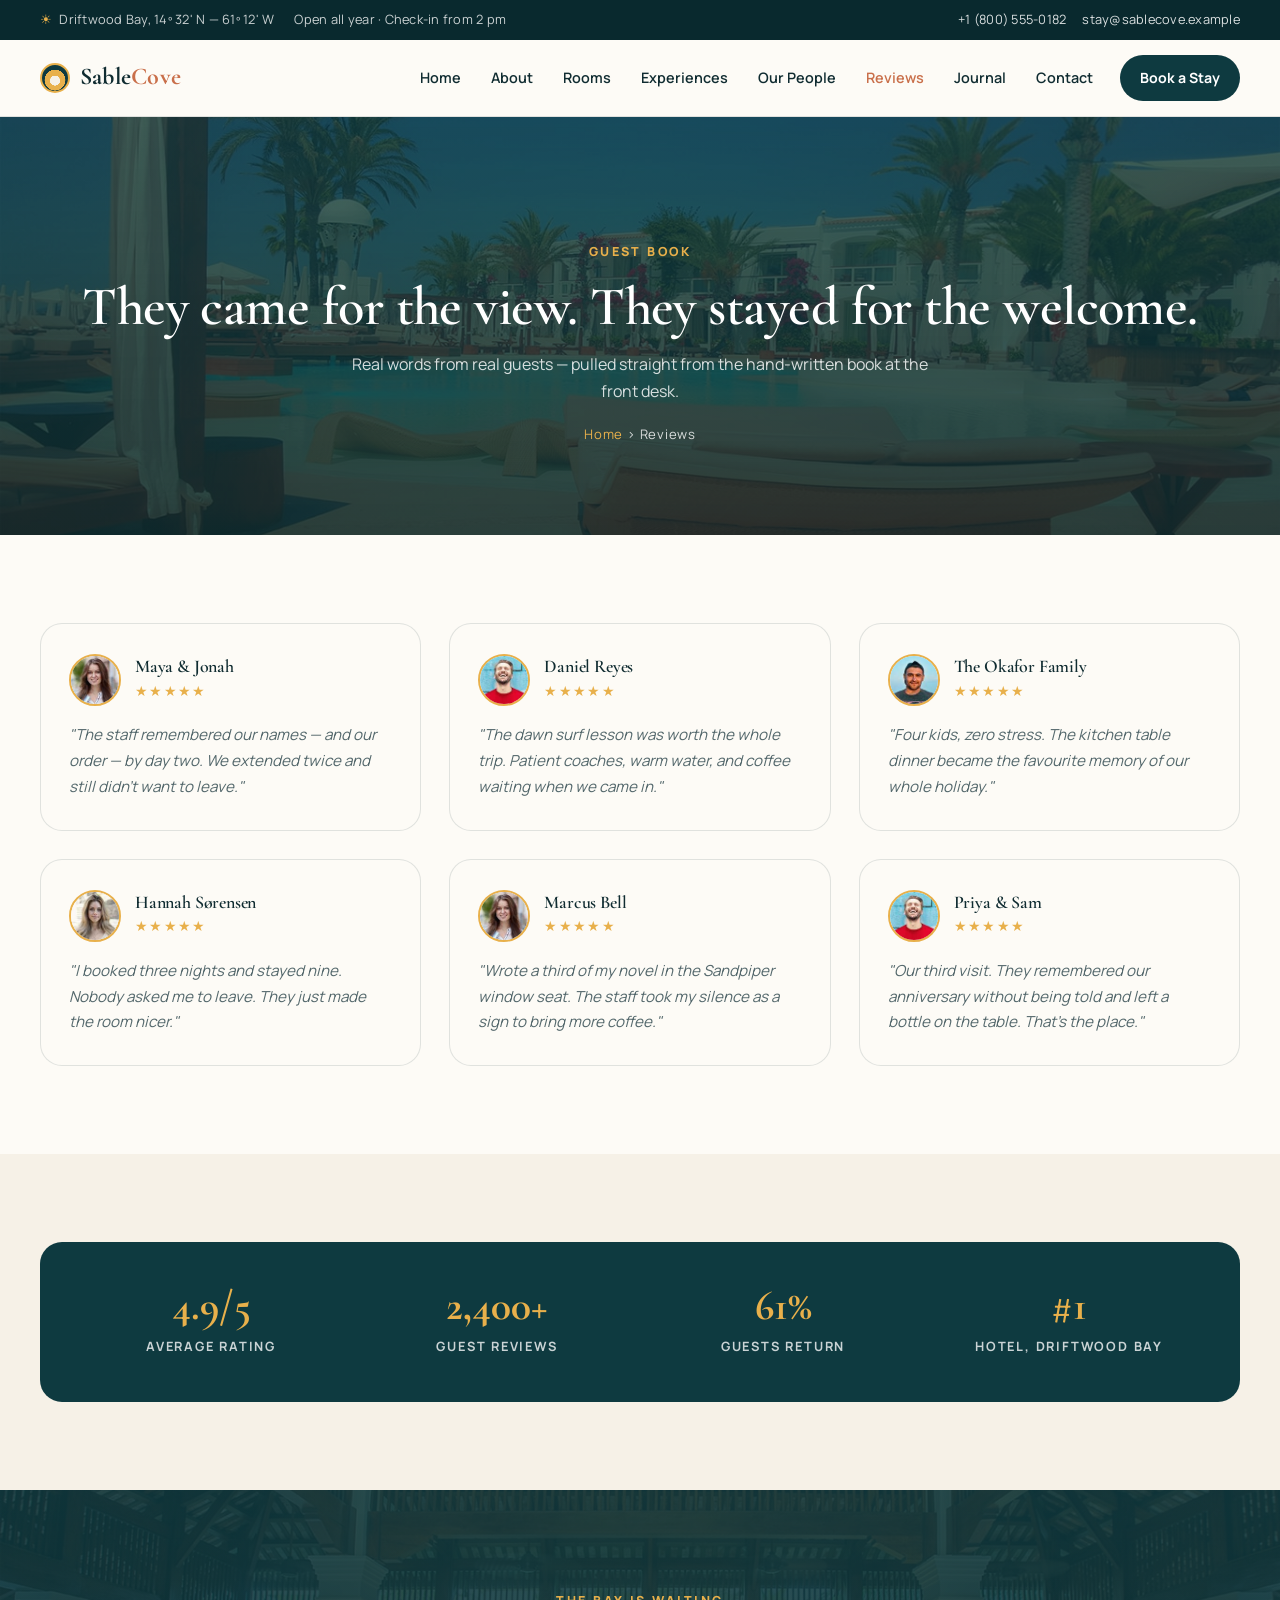
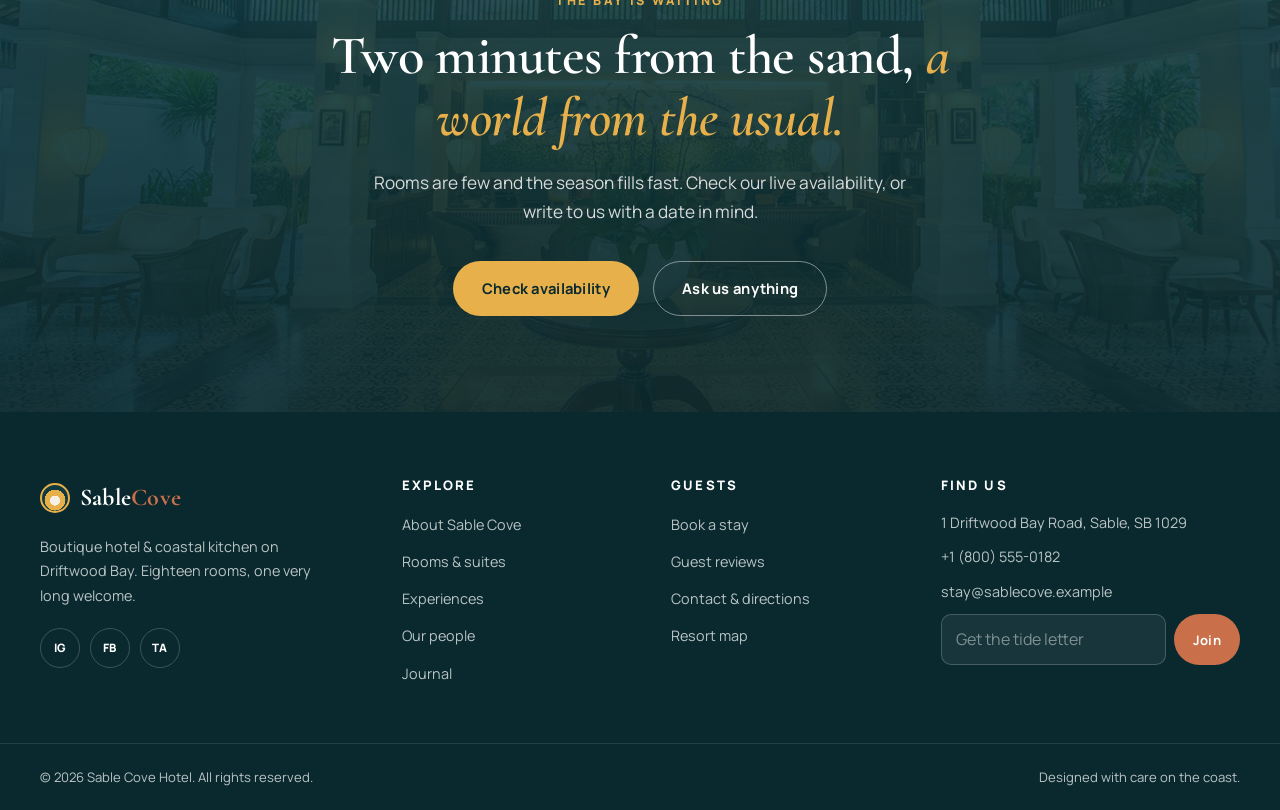
<file: testimonial.html>
<!DOCTYPE html>
<html lang="en">
<head>
  <meta charset="UTF-8">
  <meta name="viewport" content="width=device-width, initial-scale=1.0">
  <title>Reviews — Sable Cove</title>
  <meta name="description" content="Read what guests say about Sable Cove — the welcome, the waves, the kitchen table dinners and the reasons they keep coming back.">
  <link rel="icon" href="data:image/svg+xml,%3Csvg xmlns='http://www.w3.org/2000/svg' viewBox='0 0 64 64'%3E%3Crect width='64' height='64' rx='14' fill='%230e3a40'/%3E%3Cpath d='M32 44c-9 0-15-5.4-15-12.5C17 24.2 32 10 32 10s15 14.2 15 21.5C47 38.6 41 44 32 44z' fill='%23e8b04b'/%3E%3Cpath d='M32 38c-5.4 0-9-3-9-7.2 0-4.4 9-12 9-12s9 7.6 9 12c0 4.2-3.6 7.2-9 7.2z' fill='%23f6f1e7'/%3E%3C/svg%3E">
  <link rel="preconnect" href="https://fonts.googleapis.com">
  <link rel="preconnect" href="https://fonts.gstatic.com" crossorigin>
  <link href="https://fonts.googleapis.com/css2?family=Cormorant+Garamond:ital,wght@0,400;0,500;0,600;0,700;1,400&family=Manrope:wght@400;500;600;700;800&display=swap" rel="stylesheet">
  <link rel="stylesheet" href="assets/css/style.css">
</head>
<body>
  <a class="skip-link" href="#main">Skip to content</a>

<div class="topbar">
    <div class="container topbar-inner">
      <p class="topbar-item"><span class="topbar-icon">☀</span> Driftwood Bay, 14º 32' N — 61º 12' W</p>
      <p class="topbar-item topbar-mid">Open all year · Check-in from 2 pm</p>
      <p class="topbar-item topbar-end">
        <a href="tel:+18005550182">+1 (800) 555-0182</a>
        <a href="mailto:stay@sablecove.example">stay@sablecove.example</a>
      </p>
    </div>
  </div>

  <header class="site-header" id="top">
    <div class="container nav-wrap">
      <a href="index.html" class="brand">
        <span class="brand-mark" aria-hidden="true"></span>
        <span class="brand-text">Sable<span>Cove</span></span>
      </a>
      <button class="nav-toggle" aria-label="Toggle menu" aria-expanded="false" aria-controls="site-nav">&#9776;</button>
      <nav class="nav-links" id="site-nav" aria-label="Primary">
        <a href="index.html" class="nav-link">Home</a>
        <a href="about.html" class="nav-link">About</a>
        <a href="room.html" class="nav-link">Rooms</a>
        <a href="service.html" class="nav-link">Experiences</a>
        <a href="team.html" class="nav-link">Our People</a>
        <a href="testimonial.html" class="nav-link">Reviews</a>
        <a href="blog.html" class="nav-link">Journal</a>
        <a href="contact.html" class="nav-link">Contact</a>
        <a href="booking.html" class="nav-cta">Book a Stay</a>
      </nav>
    </div>
  </header>

  <main id="main">
    <section class="page-banner">
      <div class="container">
        <p class="eyebrow">Guest book</p>
        <h1>They came for the view. They stayed for the welcome.</h1>
        <p>Real words from real guests — pulled straight from the hand-written book at the front desk.</p>
        <p class="crumb"><a href="index.html">Home</a> › Reviews</p>
      </div>
    </section>
    <section class="section">
      <div class="container">
        <div class="tst-grid">
          <article class="tst-card reveal">
            <div class="tst-head">
              <img src="assets/img/testimonial-1.jpg" alt="" class="tst-avatar" loading="lazy">
              <div><h3>Maya &amp; Jonah</h3><span class="tst-stars">★★★★★</span></div>
            </div>
            <p>"The staff remembered our names — and our order — by day two. We extended twice and still didn't want to leave."</p>
          </article>
          <article class="tst-card reveal">
            <div class="tst-head">
              <img src="assets/img/testimonial-2.jpg" alt="" class="tst-avatar" loading="lazy">
              <div><h3>Daniel Reyes</h3><span class="tst-stars">★★★★★</span></div>
            </div>
            <p>"The dawn surf lesson was worth the whole trip. Patient coaches, warm water, and coffee waiting when we came in."</p>
          </article>
          <article class="tst-card reveal">
            <div class="tst-head">
              <img src="assets/img/testimonial-3.jpg" alt="" class="tst-avatar" loading="lazy">
              <div><h3>The Okafor Family</h3><span class="tst-stars">★★★★★</span></div>
            </div>
            <p>"Four kids, zero stress. The kitchen table dinner became the favourite memory of our whole holiday."</p>
          </article>
          <article class="tst-card reveal">
            <div class="tst-head">
              <img src="assets/img/testimonial-4.jpg" alt="" class="tst-avatar" loading="lazy">
              <div><h3>Hannah Sørensen</h3><span class="tst-stars">★★★★★</span></div>
            </div>
            <p>"I booked three nights and stayed nine. Nobody asked me to leave. They just made the room nicer."</p>
          </article>
          <article class="tst-card reveal">
            <div class="tst-head">
              <img src="assets/img/testimonial-1.jpg" alt="" class="tst-avatar" loading="lazy">
              <div><h3>Marcus Bell</h3><span class="tst-stars">★★★★★</span></div>
            </div>
            <p>"Wrote a third of my novel in the Sandpiper window seat. The staff took my silence as a sign to bring more coffee."</p>
          </article>
          <article class="tst-card reveal">
            <div class="tst-head">
              <img src="assets/img/testimonial-2.jpg" alt="" class="tst-avatar" loading="lazy">
              <div><h3>Priya &amp; Sam</h3><span class="tst-stars">★★★★★</span></div>
            </div>
            <p>"Our third visit. They remembered our anniversary without being told and left a bottle on the table. That's the place."</p>
          </article>
        </div>
      </div>
    </section>

    <section class="section section-cream">
      <div class="container">
        <div class="stat-band reveal">
          <div><div class="stat-num">4.9/5</div><div class="stat-label">Average rating</div></div>
          <div><div class="stat-num">2,400+</div><div class="stat-label">Guest reviews</div></div>
          <div><div class="stat-num">61%</div><div class="stat-label">Guests return</div></div>
          <div><div class="stat-num">#1</div><div class="stat-label">Hotel, Driftwood Bay</div></div>
        </div>
      </div>
    </section>

    <section class="cta-section">
      <div class="container cta-inner reveal">
        <p class="eyebrow">The bay is waiting</p>
        <h2 class="cta-title">Two minutes from the sand, <em>a world from the usual.</em></h2>
        <p class="cta-sub">Rooms are few and the season fills fast. Check our live availability, or write to us with a date in mind.</p>
        <div class="cta-actions">
          <a href="booking.html" class="btn btn-accent">Check availability</a>
          <a href="contact.html" class="btn btn-ghost-dark">Ask us anything</a>
        </div>
      </div>
    </section>
  </main>
<footer class="site-footer">
    <div class="container footer-grid">
      <div class="footer-col">
        <a href="index.html" class="brand footer-brand">
          <span class="brand-mark" aria-hidden="true"></span>
          <span class="brand-text">Sable<span>Cove</span></span>
        </a>
        <p>Boutique hotel &amp; coastal kitchen on Driftwood Bay. Eighteen rooms, one very long welcome.</p>
        <div class="footer-social">
          <a href="https://instagram.com" target="_blank" rel="noopener" aria-label="Instagram">IG</a>
          <a href="https://facebook.com" target="_blank" rel="noopener" aria-label="Facebook">FB</a>
          <a href="https://tripadvisor.com" target="_blank" rel="noopener" aria-label="Tripadvisor">TA</a>
        </div>
      </div>
      <div class="footer-col">
        <h3>Explore</h3>
        <ul class="footer-links">
          <li><a href="about.html">About Sable Cove</a></li>
          <li><a href="room.html">Rooms &amp; suites</a></li>
          <li><a href="service.html">Experiences</a></li>
          <li><a href="team.html">Our people</a></li>
          <li><a href="blog.html">Journal</a></li>
        </ul>
      </div>
      <div class="footer-col">
        <h3>Guests</h3>
        <ul class="footer-links">
          <li><a href="booking.html">Book a stay</a></li>
          <li><a href="testimonial.html">Guest reviews</a></li>
          <li><a href="contact.html">Contact &amp; directions</a></li>
          <li><a href="404.html">Resort map</a></li>
        </ul>
      </div>
      <div class="footer-col">
        <h3>Find us</h3>
        <ul class="footer-links footer-contact">
          <li>1 Driftwood Bay Road, Sable, SB 1029</li>
          <li><a href="tel:+18005550182">+1 (800) 555-0182</a></li>
          <li><a href="mailto:stay@sablecove.example">stay@sablecove.example</a></li>
        </ul>
        <form class="newsletter" data-form novalidate>
          <label for="nl-email" class="sr-only">Email for the tide letter</label>
          <input id="nl-email" type="email" name="email" placeholder="Get the tide letter" required>
          <button type="submit" class="btn btn-primary btn-sm">Join</button>
          <p class="form-msg form-ok">Welcome to the tide letter — first one this Friday.</p>
          <p class="form-msg form-err">Please enter a valid email address.</p>
        </form>
      </div>
    </div>
    <div class="footer-bottom">
      <div class="container">
        <p>© <span data-year>2026</span> Sable Cove Hotel. All rights reserved.</p>
        <p>Designed with care on the coast.</p>
      </div>
    </div>
  </footer>

  <button class="back-to-top" aria-label="Back to top">&#8593;</button>
  <script src="assets/js/main.js"></script>
</body>
</html>
</file>
<file: assets/css/style.css>
/* ==========================================================================
   SABLE COVE — Boutique Coastal Hotel
   Design system: deep ocean teal + warm sand + terracotta + gold
   Display: Cormorant Garamond  ·  Body: Manrope
   ========================================================================== */

:root {
  /* Color */
  --clr-ink: #102c31;
  --clr-teal: #0e3a40;
  --clr-teal-deep: #09292e;
  --clr-sand: #f6f1e7;
  --clr-sand-deep: #ece3d1;
  --clr-cream: #fdfbf6;
  --clr-terra: #c96f4a;
  --clr-terra-deep: #b05a38;
  --clr-gold: #e8b04b;
  --clr-text: #54686c;
  --clr-text-soft: #7d8d90;
  --clr-line: rgba(16, 44, 49, 0.12);

  /* Type */
  --font-display: "Cormorant Garamond", Georgia, serif;
  --font-body: "Manrope", -apple-system, "Segoe UI", sans-serif;

  /* Shape & motion */
  --radius: 14px;
  --radius-lg: 22px;
  --shadow: 0 18px 50px rgba(14, 58, 64, 0.1);
  --shadow-lg: 0 30px 70px rgba(14, 58, 64, 0.16);
  --transition: 0.3s ease;

  /* Layout */
  --container: 1200px;
  --nav-h: 76px;
}

/* ---------- Reset & base ---------- */
*,
*::before,
*::after { box-sizing: border-box; margin: 0; padding: 0; }

html { scroll-behavior: smooth; -webkit-text-size-adjust: 100%; }

body {
  font-family: var(--font-body);
  font-size: 1rem;
  line-height: 1.7;
  color: var(--clr-text);
  background: var(--clr-cream);
  overflow-x: hidden;
}

img { display: block; max-width: 100%; height: auto; }
a { color: inherit; text-decoration: none; }
ul { list-style: none; }
button, input, select { font: inherit; color: inherit; }
button { cursor: pointer; background: none; border: 0; }

h1, h2, h3, h4 {
  font-family: var(--font-display);
  font-weight: 600;
  color: var(--clr-ink);
  line-height: 1.15;
  letter-spacing: -0.01em;
}

em { font-style: italic; color: var(--clr-terra); }
em + * { display: inline; }

.container {
  width: min(var(--container), 100% - 2 * 24px);
  margin-inline: auto;
}

.sr-only {
  position: absolute;
  width: 1px; height: 1px;
  padding: 0; margin: -1px;
  overflow: hidden;
  clip: rect(0 0 0 0);
  white-space: nowrap;
  border: 0;
}

.skip-link {
  position: absolute;
  left: -999px;
  top: 8px;
  background: var(--clr-teal);
  color: #fff;
  padding: 10px 18px;
  border-radius: 8px;
  z-index: 2000;
}
.skip-link:focus { left: 8px; }

/* ---------- Topbar ---------- */
.topbar {
  background: var(--clr-teal-deep);
  color: rgba(255, 255, 255, 0.78);
  font-size: 0.8rem;
  letter-spacing: 0.02em;
}
.topbar-inner {
  display: flex;
  align-items: center;
  gap: 20px;
  padding: 9px 0;
}
.topbar-item { display: inline-flex; align-items: center; gap: 7px; }
.topbar-icon { color: var(--clr-gold); }
.topbar-item a { color: rgba(255, 255, 255, 0.85); }
.topbar-item a:hover { color: var(--clr-gold); }
.topbar-end { margin-left: auto; display: inline-flex; gap: 16px; }

/* ---------- Header / nav ---------- */
.site-header {
  position: sticky;
  top: 0;
  z-index: 1000;
  background: rgba(253, 251, 246, 0.92);
  backdrop-filter: blur(10px);
  border-bottom: 1px solid var(--clr-line);
}
.nav-wrap {
  display: flex;
  align-items: center;
  gap: 28px;
  min-height: var(--nav-h);
}
.brand {
  display: inline-flex;
  align-items: center;
  gap: 10px;
  font-family: var(--font-display);
  font-size: 1.5rem;
  font-weight: 700;
  color: var(--clr-ink);
  letter-spacing: 0.01em;
  white-space: nowrap;
}
.brand-mark {
  width: 30px;
  height: 30px;
  border-radius: 50%;
  background:
    radial-gradient(circle at 50% 60%, var(--clr-sand) 0 24%, transparent 25%),
    radial-gradient(circle at 50% 58%, var(--clr-gold) 0 52%, transparent 53%),
    var(--clr-teal);
  border: 2px solid var(--clr-gold);
  flex-shrink: 0;
}
.brand-text span { color: var(--clr-terra); }
.nav-links {
  display: flex;
  align-items: center;
  gap: 4px;
  margin-left: auto;
}
.nav-link {
  padding: 8px 13px;
  font-size: 0.9rem;
  font-weight: 600;
  color: var(--clr-ink);
  border-radius: 8px;
  transition: color var(--transition), background var(--transition);
}
.nav-link:hover { color: var(--clr-terra); background: rgba(201, 111, 74, 0.08); }
.nav-link.active { color: var(--clr-terra); }
.nav-cta {
  margin-left: 10px;
  padding: 11px 20px;
  background: var(--clr-teal);
  color: #fff;
  font-size: 0.88rem;
  font-weight: 700;
  border-radius: 999px;
  transition: background var(--transition), transform var(--transition);
}
.nav-cta:hover { background: var(--clr-terra); transform: translateY(-1px); }

.nav-toggle {
  display: none;
  margin-left: auto;
  font-size: 1.6rem;
  line-height: 1;
  color: var(--clr-ink);
  width: 44px;
  height: 44px;
  border-radius: 10px;
  border: 1px solid var(--clr-line);
}

/* ---------- Buttons ---------- */
.btn {
  display: inline-flex;
  align-items: center;
  justify-content: center;
  gap: 8px;
  padding: 14px 28px;
  font-size: 0.92rem;
  font-weight: 700;
  letter-spacing: 0.02em;
  border-radius: 999px;
  border: 1.5px solid transparent;
  transition: transform var(--transition), background var(--transition), color var(--transition), box-shadow var(--transition);
}
.btn:hover { transform: translateY(-2px); }
.btn:focus-visible { outline: 3px solid var(--clr-gold); outline-offset: 2px; }

.btn-primary { background: var(--clr-terra); color: #fff; }
.btn-primary:hover { background: var(--clr-terra-deep); box-shadow: 0 12px 30px rgba(201, 111, 74, 0.35); }

.btn-ghost { background: transparent; color: #fff; border-color: rgba(255, 255, 255, 0.5); }
.btn-ghost:hover { border-color: #fff; background: rgba(255, 255, 255, 0.1); }

.btn-outline { background: transparent; color: var(--clr-teal); border-color: var(--clr-teal); }
.btn-outline:hover { background: var(--clr-teal); color: #fff; }

.btn-accent { background: var(--clr-gold); color: var(--clr-teal-deep); }
.btn-accent:hover { background: #f2c265; box-shadow: 0 12px 30px rgba(232, 176, 75, 0.35); }

.btn-ghost-dark { background: transparent; color: #fff; border-color: rgba(255, 255, 255, 0.45); }
.btn-ghost-dark:hover { border-color: #fff; background: rgba(255, 255, 255, 0.08); }

.btn-sm { padding: 10px 18px; font-size: 0.82rem; }

/* ---------- Hero ---------- */
.hero {
  position: relative;
  min-height: 640px;
  display: flex;
  flex-direction: column;
  justify-content: center;
  color: #fff;
  overflow: hidden;
}
.hero-bg { position: absolute; inset: 0; z-index: -2; }
.hero-bg img {
  position: absolute;
  inset: 0;
  width: 100%;
  height: 100%;
  object-fit: cover;
  opacity: 0;
  transition: opacity 1.2s ease;
}
.hero-bg img.active { opacity: 1; }
.hero-shade {
  position: absolute;
  inset: 0;
  z-index: -1;
  background: linear-gradient(180deg, rgba(14, 58, 64, 0.55) 0%, rgba(9, 41, 46, 0.42) 55%, rgba(9, 41, 46, 0.78) 100%);
}
.hero-inner {
  padding: 110px 0 130px;
  max-width: 780px;
  margin-inline: auto;
  text-align: center;
}
.hero-eyebrow {
  display: inline-block;
  font-size: 0.82rem;
  font-weight: 700;
  text-transform: uppercase;
  letter-spacing: 0.22em;
  color: var(--clr-gold);
  background: rgba(14, 58, 64, 0.5);
  border: 1px solid rgba(232, 176, 75, 0.4);
  padding: 8px 18px;
  border-radius: 999px;
  margin-bottom: 26px;
}
.hero-title {
  font-size: clamp(2.4rem, 5.4vw, 4.1rem);
  font-weight: 600;
  color: #fff;
  margin-bottom: 20px;
}
.hero-title em { color: var(--clr-gold); }
.hero-sub {
  font-size: clamp(1.02rem, 1.8vw, 1.2rem);
  color: rgba(255, 255, 255, 0.9);
  max-width: 560px;
  margin-inline: auto;
  margin-bottom: 34px;
}
.hero-actions { display: flex; justify-content: center; gap: 14px; flex-wrap: wrap; margin-bottom: 44px; }
.hero-meta {
  display: flex;
  justify-content: center;
  gap: 34px;
  flex-wrap: wrap;
  font-size: 0.82rem;
  letter-spacing: 0.05em;
  color: rgba(255, 255, 255, 0.8);
}
.hero-meta strong { display: block; font-family: var(--font-display); font-size: 1.35rem; color: #fff; }

/* --- Check-in bar (overlaps hero bottom) --- */
.checkin-wrap {
  position: relative;
  margin-top: -64px;
  z-index: 5;
  padding-bottom: 60px;
}
.checkin-bar {
  display: flex;
  align-items: flex-end;
  gap: 16px;
  background: rgba(253, 251, 246, 0.97);
  backdrop-filter: blur(8px);
  border: 1px solid var(--clr-line);
  border-radius: var(--radius-lg);
  padding: 22px 24px;
  box-shadow: var(--shadow-lg);
  flex-wrap: wrap;
  position: relative;
}
.checkin-field { flex: 1 1 170px; }
.checkin-field label {
  display: block;
  font-size: 0.72rem;
  font-weight: 800;
  text-transform: uppercase;
  letter-spacing: 0.12em;
  color: var(--clr-text-soft);
  margin-bottom: 6px;
}
.checkin-field input,
.checkin-field select {
  width: 100%;
  padding: 11px 14px;
  border: 1.5px solid var(--clr-line);
  border-radius: 10px;
  background: var(--clr-sand);
  color: var(--clr-ink);
  font-weight: 600;
}
.checkin-field input:focus,
.checkin-field select:focus {
  outline: none;
  border-color: var(--clr-terra);
  background: #fff;
}
.checkin-submit { flex: 1 1 190px; }

/* ---------- Sections ---------- */
.section { padding: 88px 0; }
.section-cream { background: var(--clr-sand); }
.section-dark { background: var(--clr-teal); }

.section-head { text-align: center; max-width: 680px; margin: 0 auto 54px; }
.section-head.light * { color: #fff; }
.section-head.light .section-sub { color: rgba(255, 255, 255, 0.72); }
.section-head.light .eyebrow { color: var(--clr-gold); }

.eyebrow {
  display: inline-block;
  font-size: 0.78rem;
  font-weight: 800;
  text-transform: uppercase;
  letter-spacing: 0.2em;
  color: var(--clr-terra);
  margin-bottom: 14px;
}
.section-title {
  font-size: clamp(2rem, 4vw, 3rem);
  font-weight: 600;
  color: var(--clr-ink);
  margin-bottom: 16px;
  line-height: 1.12;
}
.section-dark .section-title { color: #fff; }
.section-title em { color: var(--clr-terra); }
.section-dark .section-title em { color: var(--clr-gold); }
.section-sub {
  color: var(--clr-text-soft);
  font-size: 1.05rem;
  max-width: 600px;
  margin-inline: auto;
}

.section-cta { text-align: center; margin-top: 48px; }

/* ---------- USP strip ---------- */
.usp-strip {
  display: grid;
  grid-template-columns: repeat(3, 1fr);
  gap: 30px;
  margin-top: -40px;
}
.usp {
  background: var(--clr-cream);
  border: 1px solid var(--clr-line);
  border-radius: var(--radius);
  padding: 30px 28px;
  box-shadow: var(--shadow);
  position: relative;
  transition: transform var(--transition), box-shadow var(--transition);
}
.usp:hover { transform: translateY(-4px); box-shadow: var(--shadow-lg); }
.usp-num {
  font-family: var(--font-display);
  font-size: 0.95rem;
  color: var(--clr-gold);
  font-weight: 700;
  letter-spacing: 0.1em;
  display: block;
  margin-bottom: 10px;
}
.usp h3 { font-size: 1.25rem; margin-bottom: 8px; }
.usp p { font-size: 0.93rem; }

/* ---------- Split ---------- */
.split {
  display: grid;
  grid-template-columns: 1fr 1fr;
  gap: 56px;
  align-items: center;
}
.split-rev .split-media { order: 2; }
.split-rev .split-copy { order: 1; }
.split-media { position: relative; }
.split-media img {
  width: 100%;
  aspect-ratio: 4 / 4.2;
  object-fit: cover;
  border-radius: var(--radius-lg);
  box-shadow: var(--shadow);
}
.exp-badge {
  position: absolute;
  bottom: -18px;
  right: -14px;
  background: var(--clr-gold);
  color: var(--clr-teal-deep);
  font-family: var(--font-display);
  font-size: 1.05rem;
  font-weight: 700;
  padding: 12px 22px;
  border-radius: 999px;
  box-shadow: var(--shadow);
}
.play-btn {
  position: absolute;
  inset: 0;
  margin: auto;
  width: 74px;
  height: 74px;
  display: grid;
  place-items: center;
  background: rgba(253, 251, 246, 0.9);
  color: var(--clr-terra);
  font-size: 1.2rem;
  border-radius: 50%;
  box-shadow: var(--shadow-lg);
  animation: pulse 2.4s ease-in-out infinite;
}
@keyframes pulse {
  0%, 100% { transform: scale(1); box-shadow: 0 0 0 0 rgba(253, 251, 246, 0.5); }
  50% { transform: scale(1.06); box-shadow: 0 0 0 18px rgba(253, 251, 246, 0); }
}
.split-copy .eyebrow { margin-bottom: 12px; }
.split-copy .section-title { margin-bottom: 18px; }
.split-copy > p { margin-bottom: 16px; }
.check-list { margin: 22px 0 28px; }
.check-list li {
  position: relative;
  padding-left: 26px;
  margin-bottom: 12px;
  font-weight: 500;
  color: var(--clr-ink);
}
.check-list li::before {
  content: "✓";
  position: absolute;
  left: 0;
  top: 1px;
  color: var(--clr-terra);
  font-weight: 800;
}

/* ---------- Room cards ---------- */
.room-grid {
  display: grid;
  grid-template-columns: repeat(3, 1fr);
  gap: 28px;
}
.room-card {
  background: var(--clr-cream);
  border: 1px solid var(--clr-line);
  border-radius: var(--radius-lg);
  overflow: hidden;
  transition: transform var(--transition), box-shadow var(--transition);
}
.room-card:hover { transform: translateY(-6px); box-shadow: var(--shadow-lg); }
.room-media { position: relative; }
.room-media img { width: 100%; aspect-ratio: 500 / 300; object-fit: cover; }
.room-tag {
  position: absolute;
  top: 14px;
  left: 14px;
  background: rgba(14, 58, 64, 0.88);
  color: var(--clr-gold);
  font-size: 0.72rem;
  font-weight: 800;
  text-transform: uppercase;
  letter-spacing: 0.1em;
  padding: 6px 12px;
  border-radius: 999px;
}
.room-body { padding: 24px 26px 26px; }
.room-head {
  display: flex;
  align-items: baseline;
  justify-content: space-between;
  gap: 12px;
  margin-bottom: 10px;
}
.room-head h3 { font-size: 1.4rem; }
.room-price { font-family: var(--font-display); font-size: 1.3rem; font-weight: 700; color: var(--clr-terra); white-space: nowrap; }
.room-price span { font-family: var(--font-body); font-size: 0.72rem; font-weight: 600; color: var(--clr-text-soft); }
.room-body > p { font-size: 0.92rem; margin-bottom: 16px; }
.room-foot {
  display: flex;
  align-items: center;
  gap: 8px;
  flex-wrap: wrap;
  padding-top: 14px;
  border-top: 1px solid var(--clr-line);
}
.room-fac {
  font-size: 0.74rem;
  font-weight: 700;
  color: var(--clr-teal);
  background: rgba(14, 58, 64, 0.07);
  padding: 5px 11px;
  border-radius: 999px;
}
.room-link { margin-left: auto; font-size: 0.84rem; font-weight: 800; color: var(--clr-terra); }
.room-link:hover { text-decoration: underline; }

/* ---------- Experience cards (dark) ---------- */
.exp-grid {
  display: grid;
  grid-template-columns: repeat(4, 1fr);
  gap: 22px;
}
.exp-card {
  background: rgba(255, 255, 255, 0.05);
  border: 1px solid rgba(255, 255, 255, 0.12);
  border-radius: var(--radius);
  padding: 30px 24px;
  transition: background var(--transition), transform var(--transition), border-color var(--transition);
}
.exp-card:hover {
  background: rgba(255, 255, 255, 0.09);
  transform: translateY(-4px);
  border-color: rgba(232, 176, 75, 0.5);
}
.exp-icon { font-size: 1.8rem; display: block; margin-bottom: 14px; }
.exp-card h3 { font-size: 1.18rem; color: #fff; margin-bottom: 10px; }
.exp-card p { font-size: 0.9rem; color: rgba(255, 255, 255, 0.68); }
/* Light variant for experience grids on light grounds */
.exp-card.light { background: var(--clr-cream); border-color: var(--clr-line); }
.exp-card.light:hover { background: #fff; border-color: var(--clr-terra); }
.exp-card.light h3 { color: var(--clr-ink); }
.exp-card.light p { color: var(--clr-text); }

/* ---------- Testimonials ---------- */
.tst-grid {
  display: grid;
  grid-template-columns: repeat(3, 1fr);
  gap: 28px;
}
.tst-card {
  background: var(--clr-cream);
  border: 1px solid var(--clr-line);
  border-radius: var(--radius-lg);
  padding: 30px 28px;
  transition: transform var(--transition), box-shadow var(--transition);
}
.tst-card:hover { transform: translateY(-4px); box-shadow: var(--shadow); }
.tst-head { display: flex; align-items: center; gap: 14px; margin-bottom: 16px; }
.tst-avatar {
  width: 52px;
  height: 52px;
  border-radius: 50%;
  object-fit: cover;
  border: 2px solid var(--clr-gold);
}
.tst-head h3 { font-size: 1.12rem; }
.tst-stars { color: var(--clr-gold); font-size: 0.85rem; letter-spacing: 0.1em; }
.tst-card > p { font-size: 0.95rem; font-style: italic; }

/* ---------- Blog ---------- */
.blog-grid {
  display: grid;
  grid-template-columns: repeat(3, 1fr);
  gap: 28px;
}
.post-card {
  background: var(--clr-cream);
  border: 1px solid var(--clr-line);
  border-radius: var(--radius-lg);
  overflow: hidden;
  transition: transform var(--transition), box-shadow var(--transition);
}
.post-card:hover { transform: translateY(-5px); box-shadow: var(--shadow); }
.post-card img { width: 100%; aspect-ratio: 16 / 10; object-fit: cover; }
.post-body { padding: 24px 26px 26px; }
.post-meta {
  display: block;
  font-size: 0.72rem;
  font-weight: 800;
  text-transform: uppercase;
  letter-spacing: 0.12em;
  color: var(--clr-terra);
  margin-bottom: 10px;
}
.post-body h3 { font-size: 1.22rem; margin-bottom: 10px; }
.post-body h3 a { color: var(--clr-ink); }
.post-body h3 a:hover { color: var(--clr-terra); }
.post-body p { font-size: 0.9rem; margin-bottom: 14px; }
.post-link { font-size: 0.84rem; font-weight: 800; color: var(--clr-teal); }
.post-link:hover { color: var(--clr-terra); }

/* ---------- CTA section ---------- */
.cta-section {
  background:
    linear-gradient(rgba(14, 58, 64, 0.88), rgba(9, 41, 46, 0.92)),
    url("../img/carousel-1.jpg") center / cover no-repeat;
  padding: 96px 0;
  text-align: center;
  color: #fff;
}
.cta-inner { max-width: 720px; }
.cta-inner .eyebrow { color: var(--clr-gold); }
.cta-title {
  font-size: clamp(2.2rem, 4.4vw, 3.4rem);
  font-weight: 600;
  color: #fff;
  margin-bottom: 18px;
}
.cta-title em { color: var(--clr-gold); }
.cta-sub {
  font-size: 1.08rem;
  color: rgba(255, 255, 255, 0.82);
  max-width: 560px;
  margin-inline: auto;
  margin-bottom: 34px;
}
.cta-actions { display: flex; justify-content: center; gap: 14px; flex-wrap: wrap; }

/* ---------- Page banner (inner pages) ---------- */
.page-banner {
  position: relative;
  padding: 120px 0 90px;
  text-align: center;
  color: #fff;
  overflow: hidden;
}
.page-banner::before {
  content: "";
  position: absolute;
  inset: 0;
  background:
    linear-gradient(rgba(14, 58, 64, 0.78), rgba(9, 41, 46, 0.86)),
    url("../img/carousel-2.jpg") center / cover no-repeat;
  z-index: -1;
}
.page-banner .eyebrow { color: var(--clr-gold); }
.page-banner h1 {
  font-size: clamp(2.2rem, 4.6vw, 3.4rem);
  color: #fff;
  margin-bottom: 12px;
}
.page-banner p { color: rgba(255, 255, 255, 0.82); max-width: 600px; margin-inline: auto; }
.crumb { margin-top: 18px; font-size: 0.82rem; letter-spacing: 0.06em; color: rgba(255, 255, 255, 0.7); }
.crumb a { color: var(--clr-gold); }
.crumb a:hover { text-decoration: underline; }

/* ---------- Value grid (about) ---------- */
.value-grid {
  display: grid;
  grid-template-columns: repeat(3, 1fr);
  gap: 26px;
}
.value-card {
  background: var(--clr-cream);
  border: 1px solid var(--clr-line);
  border-radius: var(--radius);
  padding: 30px 26px;
  text-align: center;
  transition: transform var(--transition), box-shadow var(--transition);
}
.value-card:hover { transform: translateY(-4px); box-shadow: var(--shadow); }
.value-card .exp-icon { font-size: 2rem; }
.value-card h3 { font-size: 1.2rem; margin-bottom: 10px; }
.value-card p { font-size: 0.92rem; }

/* ---------- Stat band ---------- */
.stat-band {
  display: grid;
  grid-template-columns: repeat(4, 1fr);
  gap: 24px;
  background: var(--clr-teal);
  border-radius: var(--radius-lg);
  padding: 44px 40px;
  text-align: center;
}
.stat-band .stat-num {
  font-family: var(--font-display);
  font-size: 2.6rem;
  font-weight: 700;
  color: var(--clr-gold);
  line-height: 1;
  margin-bottom: 8px;
}
.stat-band .stat-label {
  font-size: 0.8rem;
  font-weight: 700;
  text-transform: uppercase;
  letter-spacing: 0.14em;
  color: rgba(255, 255, 255, 0.78);
}

/* ---------- Team ---------- */
.team-grid {
  display: grid;
  grid-template-columns: repeat(4, 1fr);
  gap: 26px;
}
.team-card {
  background: var(--clr-cream);
  border: 1px solid var(--clr-line);
  border-radius: var(--radius-lg);
  overflow: hidden;
  text-align: center;
  transition: transform var(--transition), box-shadow var(--transition);
}
.team-card:hover { transform: translateY(-5px); box-shadow: var(--shadow); }
.team-card img { width: 100%; aspect-ratio: 1 / 1; object-fit: cover; }
.team-body { padding: 22px 18px 24px; }
.team-body h3 { font-size: 1.2rem; }
.team-role {
  display: block;
  font-size: 0.74rem;
  font-weight: 800;
  text-transform: uppercase;
  letter-spacing: 0.14em;
  color: var(--clr-terra);
  margin: 4px 0 12px;
}
.team-body p { font-size: 0.86rem; }

/* ---------- Contact ---------- */
.contact-grid {
  display: grid;
  grid-template-columns: 1.1fr 0.9fr;
  gap: 44px;
  align-items: start;
}
.form-card {
  background: var(--clr-cream);
  border: 1px solid var(--clr-line);
  border-radius: var(--radius-lg);
  padding: 34px 32px;
  box-shadow: var(--shadow);
}
.form-row { display: grid; grid-template-columns: 1fr 1fr; gap: 16px; }
.form-field { margin-bottom: 16px; }
.form-field label {
  display: block;
  font-size: 0.74rem;
  font-weight: 800;
  text-transform: uppercase;
  letter-spacing: 0.12em;
  color: var(--clr-text-soft);
  margin-bottom: 6px;
}
.form-field input,
.form-field select,
.form-field textarea {
  width: 100%;
  padding: 12px 14px;
  border: 1.5px solid var(--clr-line);
  border-radius: 10px;
  background: var(--clr-sand);
  color: var(--clr-ink);
  font-weight: 600;
}
.form-field textarea { resize: vertical; min-height: 130px; }
.form-field input:focus,
.form-field select:focus,
.form-field textarea:focus {
  outline: none;
  border-color: var(--clr-terra);
  background: #fff;
}
.form-msg {
  display: none;
  margin-top: 14px;
  padding: 12px 16px;
  border-radius: 10px;
  font-size: 0.9rem;
  font-weight: 600;
}
.form-msg.show { display: block; }
.form-ok { background: rgba(14, 58, 64, 0.08); color: var(--clr-teal); }
.form-err { background: rgba(201, 111, 74, 0.12); color: var(--clr-terra-deep); }

.info-list li {
  display: flex;
  gap: 16px;
  align-items: flex-start;
  padding: 20px 0;
  border-bottom: 1px solid var(--clr-line);
}
.info-list li:last-child { border-bottom: 0; }
.info-ico {
  flex-shrink: 0;
  width: 46px;
  height: 46px;
  display: grid;
  place-items: center;
  background: rgba(201, 111, 74, 0.1);
  color: var(--clr-terra);
  border-radius: 12px;
  font-size: 1.2rem;
}
.info-list h3 { font-size: 1.05rem; margin-bottom: 3px; }
.info-list p, .info-list a { font-size: 0.92rem; }
.info-list a:hover { color: var(--clr-terra); }

.map-frame {
  margin-top: 26px;
  border-radius: var(--radius-lg);
  overflow: hidden;
  border: 1px solid var(--clr-line);
  line-height: 0;
}
.map-frame iframe { width: 100%; height: 340px; border: 0; }

/* ---------- Detail / timeline ---------- */
.tl-list { position: relative; padding-left: 26px; }
.tl-list::before {
  content: "";
  position: absolute;
  left: 7px;
  top: 6px;
  bottom: 6px;
  width: 2px;
  background: var(--clr-sand-deep);
}
.tl-item { position: relative; padding: 0 0 26px 18px; }
.tl-item::before {
  content: "";
  position: absolute;
  left: -24px;
  top: 7px;
  width: 12px;
  height: 12px;
  border-radius: 50%;
  background: var(--clr-gold);
  border: 3px solid var(--clr-cream);
  box-shadow: 0 0 0 2px var(--clr-gold);
}
.tl-item h3 { font-size: 1.12rem; margin-bottom: 4px; }
.tl-item p { font-size: 0.92rem; }

/* ---------- 404 ---------- */
.error-wrap {
  min-height: 60vh;
  display: grid;
  place-items: center;
  text-align: center;
  padding: 90px 0;
}
.error-code {
  font-family: var(--font-display);
  font-size: clamp(5rem, 16vw, 9rem);
  font-weight: 700;
  line-height: 1;
  color: var(--clr-sand-deep);
}
.error-code span { color: var(--clr-terra); }
.error-wrap h2 { font-size: 1.8rem; margin: -6px 0 14px; }
.error-wrap p { max-width: 460px; margin: 0 auto 28px; }
.error-actions { display: flex; justify-content: center; gap: 14px; flex-wrap: wrap; }

/* ---------- Footer ---------- */
.site-footer { background: var(--clr-teal-deep); color: rgba(255, 255, 255, 0.72); }
.footer-grid {
  display: grid;
  grid-template-columns: 1.4fr 1fr 1fr 1.3fr;
  gap: 40px;
  padding: 66px 0 46px;
}
.footer-col h3 {
  font-family: var(--font-body);
  font-size: 0.82rem;
  font-weight: 800;
  text-transform: uppercase;
  letter-spacing: 0.16em;
  color: #fff;
  margin-bottom: 18px;
}
.footer-brand { margin-bottom: 16px; }
.footer-brand .brand-text { color: #fff; }
.footer-col > p { font-size: 0.9rem; max-width: 300px; margin-bottom: 20px; }
.footer-social { display: flex; gap: 10px; }
.footer-social a {
  width: 40px;
  height: 40px;
  display: grid;
  place-items: center;
  border: 1px solid rgba(255, 255, 255, 0.2);
  border-radius: 50%;
  font-size: 0.72rem;
  font-weight: 800;
  letter-spacing: 0.04em;
  color: #fff;
  transition: background var(--transition), border-color var(--transition);
}
.footer-social a:hover { background: var(--clr-terra); border-color: var(--clr-terra); }
.footer-links li { margin-bottom: 10px; }
.footer-links a { font-size: 0.9rem; }
.footer-links a:hover { color: var(--clr-gold); }
.footer-contact li { font-size: 0.9rem; margin-bottom: 10px; }

.newsletter { display: flex; gap: 8px; margin-top: 4px; }
.newsletter input {
  flex: 1;
  min-width: 0;
  padding: 11px 14px;
  border: 1.5px solid rgba(255, 255, 255, 0.2);
  border-radius: 10px;
  background: rgba(255, 255, 255, 0.06);
  color: #fff;
}
.newsletter input::placeholder { color: rgba(255, 255, 255, 0.45); }
.newsletter input:focus { outline: none; border-color: var(--clr-gold); }
.newsletter .form-msg { width: 100%; }
.newsletter .form-ok { background: rgba(232, 176, 75, 0.12); color: var(--clr-gold); }
.newsletter .form-err { background: rgba(255, 255, 255, 0.08); color: #ffd9c9; }

.footer-bottom {
  border-top: 1px solid rgba(255, 255, 255, 0.1);
  padding: 22px 0;
}
.footer-bottom .container {
  display: flex;
  justify-content: space-between;
  gap: 12px;
  flex-wrap: wrap;
  font-size: 0.82rem;
}

/* ---------- Back to top ---------- */
.back-to-top {
  position: fixed;
  right: 24px;
  bottom: 24px;
  z-index: 900;
  width: 48px;
  height: 48px;
  border-radius: 50%;
  background: var(--clr-terra);
  color: #fff;
  font-size: 1.1rem;
  box-shadow: var(--shadow-lg);
  opacity: 0;
  visibility: hidden;
  transform: translateY(12px);
  transition: opacity var(--transition), transform var(--transition), visibility var(--transition), background var(--transition);
}
.back-to-top.show { opacity: 1; visibility: visible; transform: translateY(0); }
.back-to-top:hover { background: var(--clr-teal); }

/* ---------- Reveal ---------- */
.reveal {
  opacity: 0;
  transform: translateY(26px);
  transition: opacity 0.7s ease, transform 0.7s ease;
}
.reveal.visible { opacity: 1; transform: none; }

/* ---------- Reduced motion ---------- */
@media (prefers-reduced-motion: reduce) {
  * { animation-duration: 0.001ms !important; animation-iteration-count: 1 !important; transition-duration: 0.001ms !important; scroll-behavior: auto !important; }
  .reveal { opacity: 1; transform: none; }
}

/* ---------- Responsive ---------- */
@media (max-width: 992px) {
  .topbar-mid { display: none; }
  .usp-strip { grid-template-columns: 1fr; gap: 18px; margin-top: 0; }
  .usp-strip { margin-top: 0; }
  .section { padding: 72px 0; }
  .split, .contact-grid { grid-template-columns: 1fr; gap: 40px; }
  .split-rev .split-media { order: 0; }
  .split-rev .split-copy { order: 1; }
  .room-grid, .tst-grid, .blog-grid { grid-template-columns: repeat(2, 1fr); }
  .exp-grid { grid-template-columns: repeat(2, 1fr); }
  .team-grid { grid-template-columns: repeat(2, 1fr); }
  .stat-band { grid-template-columns: repeat(2, 1fr); }
  .footer-grid { grid-template-columns: 1fr 1fr; gap: 32px; }
  .nav-links {
    position: fixed;
    inset: var(--nav-h) 0 auto 0;
    flex-direction: column;
    align-items: stretch;
    background: var(--clr-cream);
    border-bottom: 1px solid var(--clr-line);
    padding: 14px 22px 22px;
    gap: 2px;
    box-shadow: var(--shadow-lg);
    transform: translateY(-120%);
    transition: transform 0.32s ease;
    max-height: calc(100vh - var(--nav-h));
    overflow-y: auto;
  }
  .nav-links.open { transform: translateY(0); }
  .nav-link, .nav-cta { padding: 12px 14px; border-radius: 10px; }
  .nav-cta { margin: 8px 0 0; text-align: center; }
  .nav-toggle { display: block; }
  .hero { min-height: 560px; }
  .hero-inner { padding: 90px 0 120px; }
  .checkin-wrap { margin-top: 0; padding-bottom: 0; }
  .hero-actions { gap: 10px; }
}

@media (max-width: 576px) {
  .container { width: calc(100% - 2 * 18px); }
  .topbar-inner { justify-content: center; text-align: center; }
  .topbar-end { margin-left: 0; }
  .room-grid, .tst-grid, .blog-grid, .exp-grid, .team-grid { grid-template-columns: 1fr; }
  .stat-band { grid-template-columns: 1fr 1fr; padding: 32px 22px; }
  .footer-grid { grid-template-columns: 1fr; }
  .form-row { grid-template-columns: 1fr; }
  .checkin-bar { padding: 18px; }
  .hero-meta { gap: 20px; }
  .exp-badge { right: 8px; }
}
</file>
